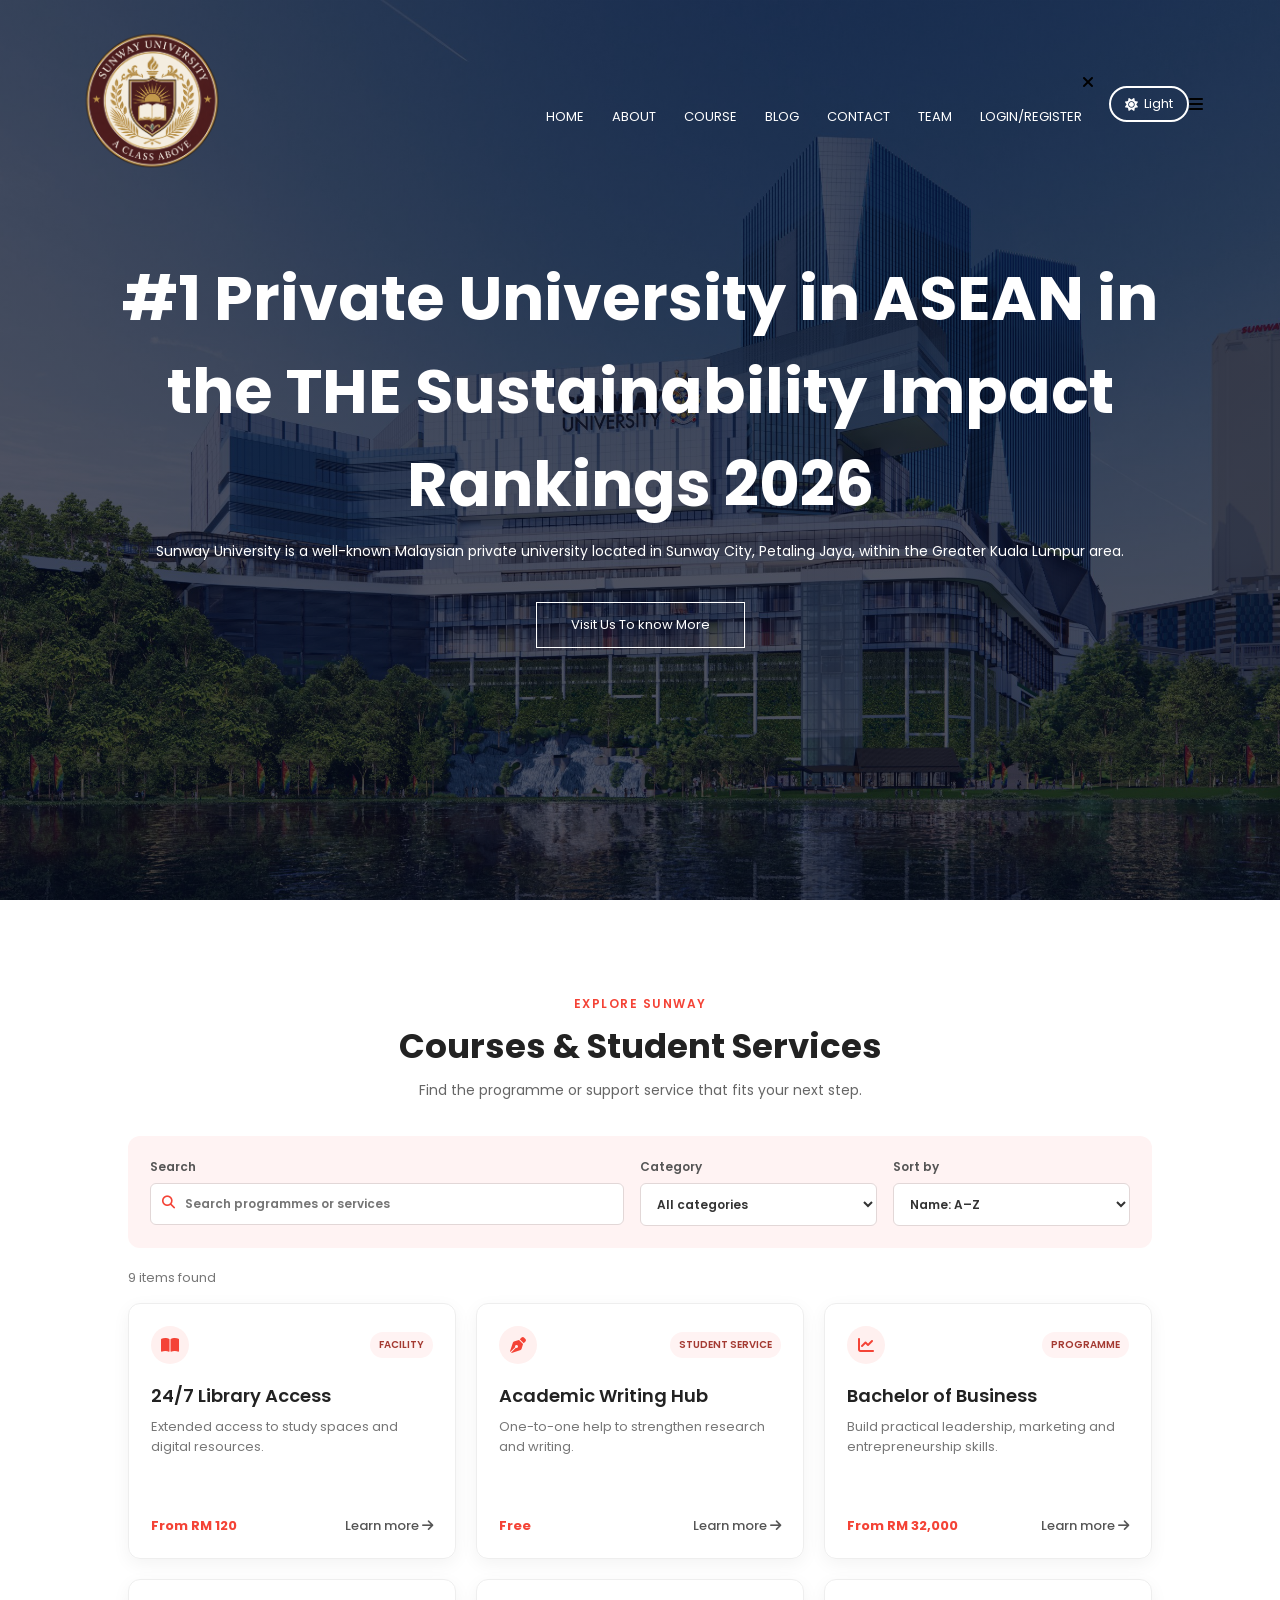
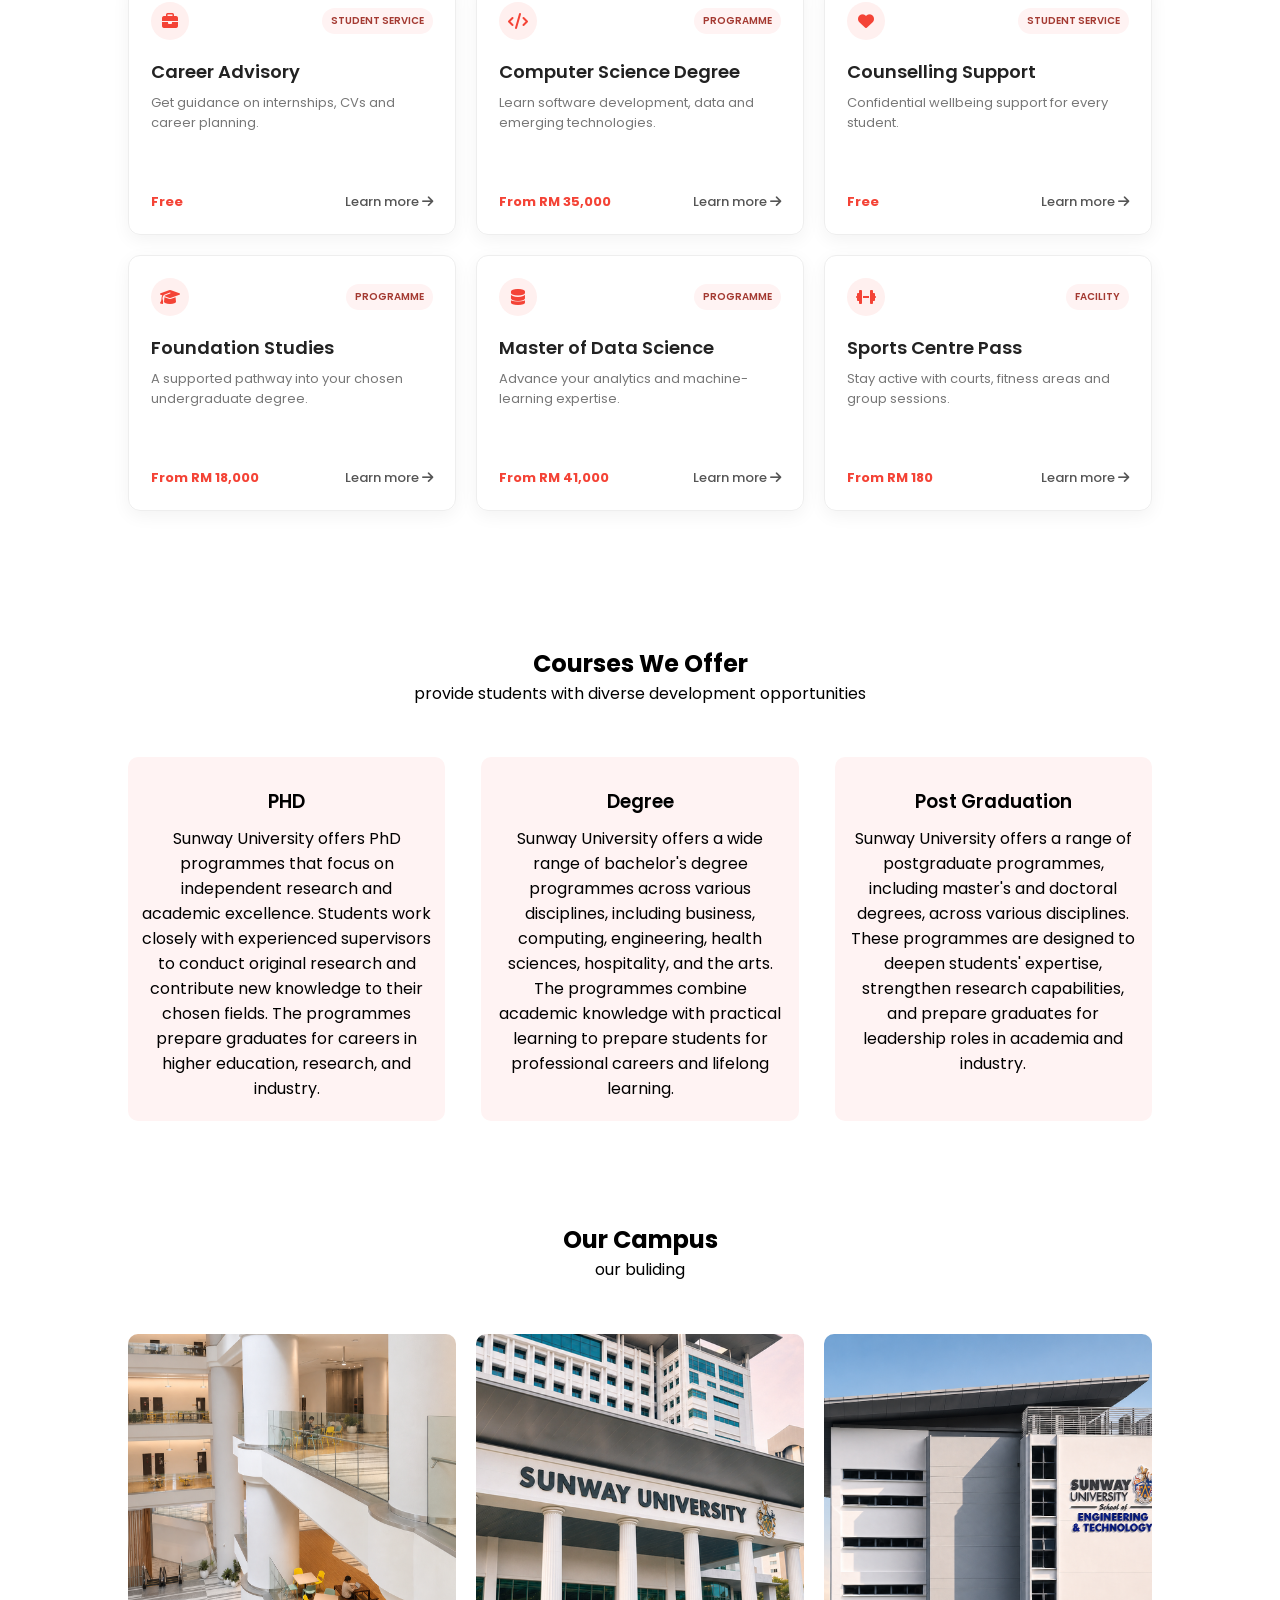
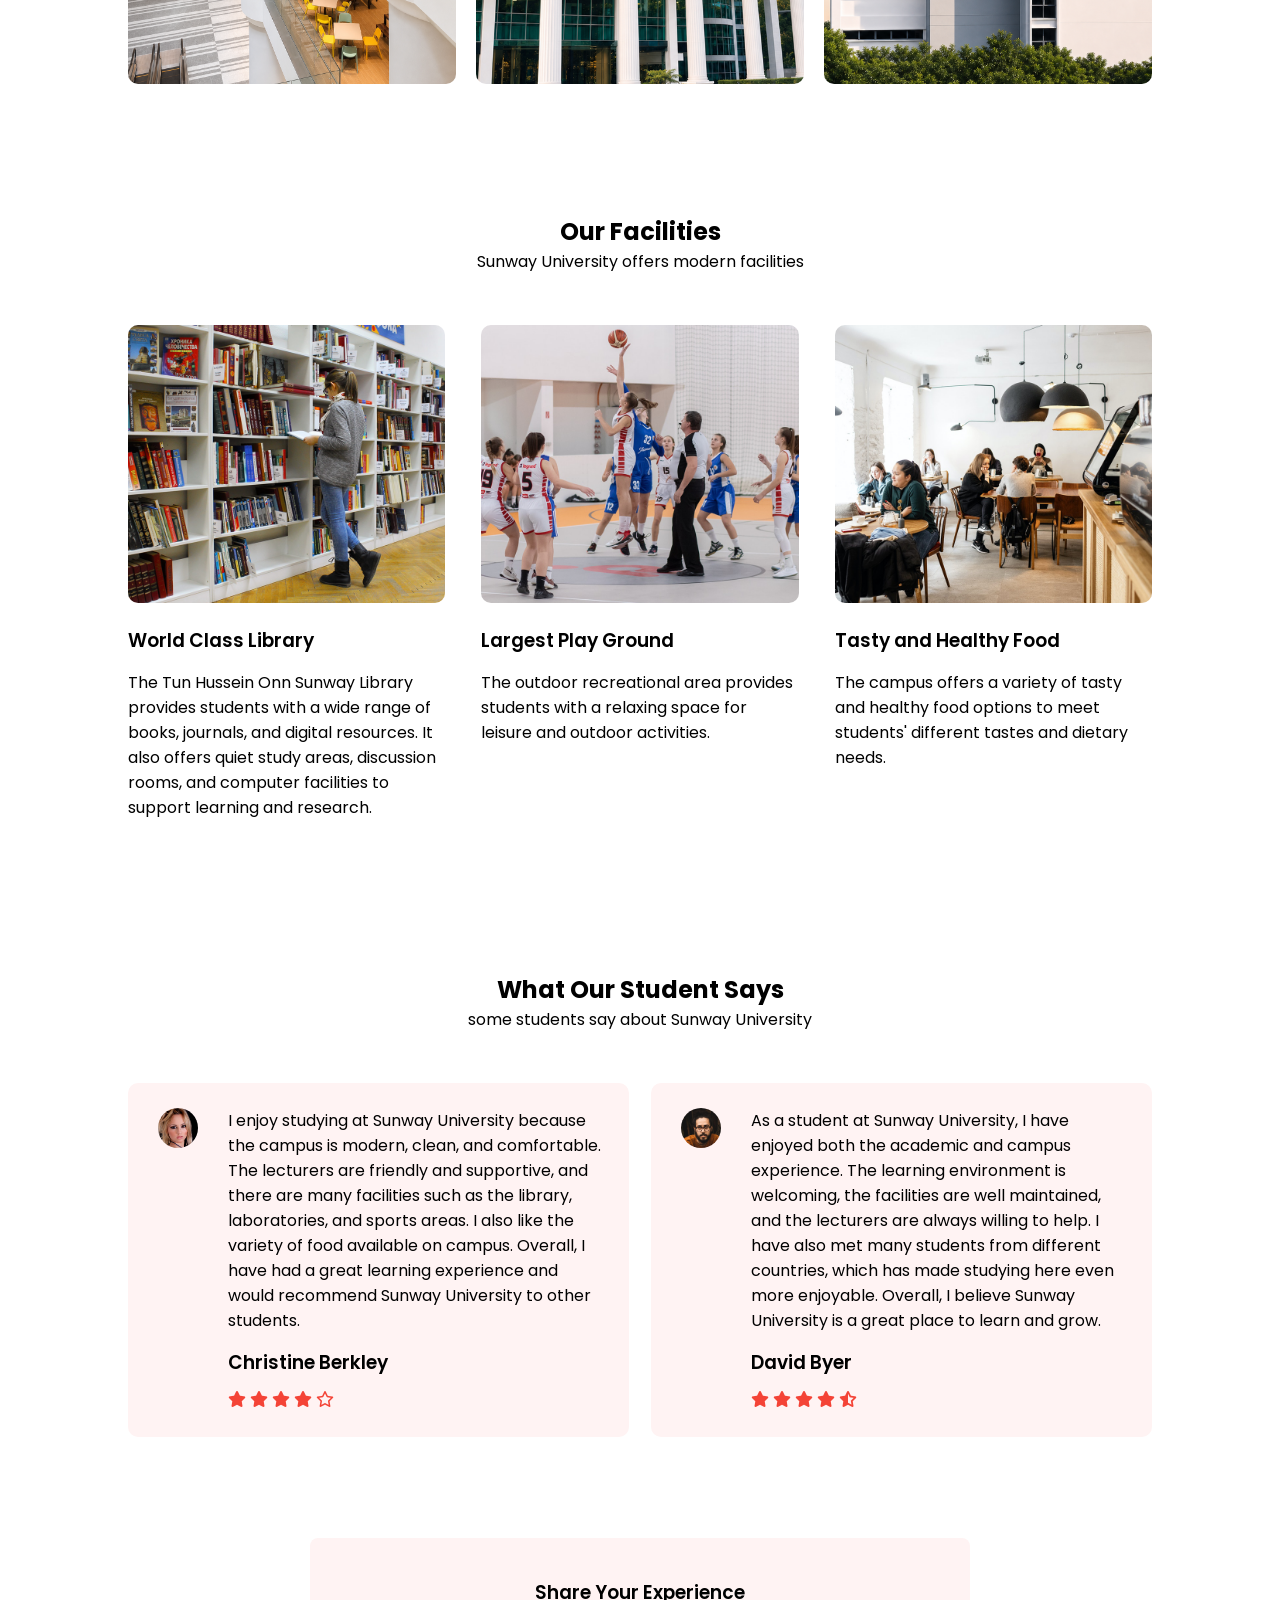
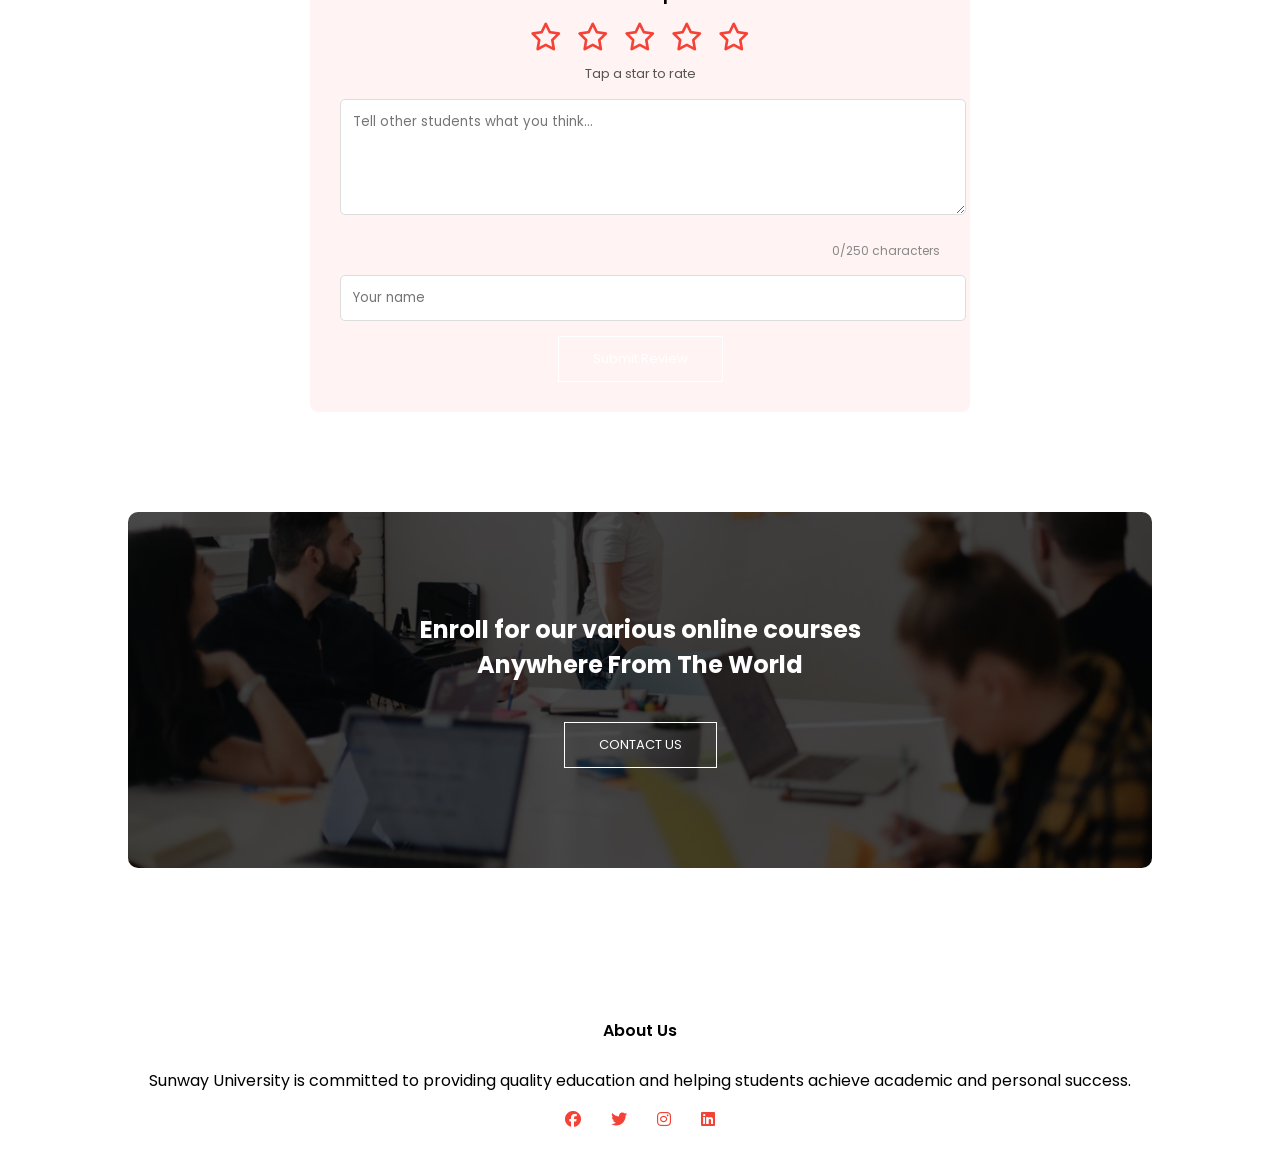
<file: version2/version1/education/index.html>
<!DOCTYPE html>
<html>
<head>
    <!-- 视口设置：让页面在手机端自适应缩放 -->
    <meta name="viewport" content="width=device-width, initial-scale=1.0">
    <!-- 页面标题 -->
    <!-- 引入自定义 CSS 样式表 -->
    <link rel="stylesheet" href="index_design.css">
    <!-- 引入 Google Fonts 的 Poppins 字体 -->
    <link href="https://fonts.googleapis.com/css2?family=Poppins:ital,wght@100;200;300;400;500;600;700&display=swap" rel="stylesheet">
    <!-- 引入 Font Awesome 6 图标库 -->
    <link rel="stylesheet" href="https://cdnjs.cloudflare.com/ajax/libs/font-awesome/6.6.0/css/all.min.css">
    <link rel="stylesheet" href="theme.css">
<script src="theme.js"></script>
</head>
<body>

    <!-- ============================================
     首页头部区域
     全屏背景图 + 导航栏 + 居中标题文字
     ============================================ -->
    <section class="header">
        <nav>
            <!-- Logo，点击回到首页 -->
            <a href="index.html"><img src="web%20picture/sunway-university-seal-transparent.png"></a>
            <!-- 导航菜单容器（手机端变为侧边抽屉菜单） -->
            <div class="nav-links" id="navLinks">
                <!-- 关闭图标（仅手机端显示），点击关闭菜单 -->
                <i class="fa fa-times" onclick="hideMenu()"></i>
                <ul>
                    <li><a href="index.html">HOME</a></li>
                    <li><a href="about.html">ABOUT</a></li>
                    <li><a href="course.html">COURSE</a></li>
                    <li><a href="blog.html">BLOG</a></li>
                    <li><a href="contact.html">CONTACT</a></li>
                    <li><a href="team.html">TEAM</a></li>
                    <li><a href="auth_system.html">LOGIN/REGISTER</a></li>
                </ul>
            </div>
            <!-- Dark/Light mode toggle button -->
<button id="themeToggle" class="theme-toggle" onclick="toggleTheme()" aria-label="Toggle dark mode">
    <i id="themeIcon" class="fa-solid fa-sun"></i>
    <span id="themeLabel">Light</span>
</button>
            <!-- 汉堡菜单图标（仅手机端显示），点击打开菜单 -->
            <i class="fa fa-bars" onclick="showMenu()"></i>
        </nav>

        <!-- 首页居中文字区域 -->
        <div class="text-box">
            <h1>#1 Private University in ASEAN in the THE Sustainability Impact Rankings 2026</h1>
            <P>Sunway University is a well-known Malaysian private university located in Sunway City, Petaling Jaya, within the Greater Kuala Lumpur area.</P>
            <a href="" class="hero-btn">Visit Us To know More</a>
        </div>
    </section>

    <!-- Dynamic catalogue: rendered and updated entirely by JavaScript. -->
    <section class="catalogue" id="catalogue">
        <div class="catalogue-heading">
            <span class="section-kicker">Explore Sunway</span>
            <h1>Courses & Student Services</h1>
            <p>Find the programme or support service that fits your next step.</p>
        </div>

        <div class="catalogue-controls" aria-label="Catalogue controls">
            <label class="catalogue-field" for="catalogueSearch">
                <span>Search</span>
                <div class="search-input-wrap">
                    <i class="fa-solid fa-magnifying-glass" aria-hidden="true"></i>
                    <input id="catalogueSearch" type="search" placeholder="Search programmes or services" autocomplete="off">
                </div>
            </label>
            <label class="catalogue-field" for="catalogueCategory">
                <span>Category</span>
                <select id="catalogueCategory">
                    <option value="all">All categories</option>
                    <option value="programme">Programmes</option>
                    <option value="service">Student services</option>
                    <option value="facility">Facilities</option>
                </select>
            </label>
            <label class="catalogue-field" for="catalogueSort">
                <span>Sort by</span>
                <select id="catalogueSort">
                    <option value="name-asc">Name: A–Z</option>
                    <option value="name-desc">Name: Z–A</option>
                    <option value="price-asc">Price: low to high</option>
                    <option value="price-desc">Price: high to low</option>
                </select>
            </label>
        </div>

        <p class="catalogue-results" id="catalogueResults" aria-live="polite"></p>
        <div class="catalogue-grid" id="catalogueGrid"></div>
    </section>

    <!-- ============================================
     课程板块
     三列卡片展示课程分类
     ============================================ -->
    <section class="course">
        <h1>Courses We Offer</h1>
        <p>provide students with diverse development opportunities</p>

        <div class="row">
            <!-- 课程卡片1：中级 -->
            <div class="course-col">
                <h3>PHD</h3>
                <p>Sunway University offers PhD programmes that focus on independent research and academic excellence.
                    Students work closely with experienced supervisors to conduct original research and contribute new knowledge to their chosen fields.
                    The programmes prepare graduates for careers in higher education, research, and industry.
                </p>
            </div>
            <!-- 课程卡片2：学位 -->
            <div class="course-col">
                <h3>Degree</h3>
                <p>Sunway University offers a wide range of bachelor's degree programmes across various disciplines, including business, computing, engineering, health sciences, hospitality, and the arts.
                 The programmes combine academic knowledge with practical learning to prepare students for professional careers and lifelong learning.
                </p>
            </div>
            <!-- 课程卡片3：研究生 -->
            <div class="course-col">
                <h3>Post Graduation</h3>
                <p>Sunway University offers a range of postgraduate programmes, including master's and doctoral degrees, across various disciplines.
                 These programmes are designed to deepen students' expertise, strengthen research capabilities, and prepare graduates for leadership roles in academia and industry.
                </p>
            </div>
        </div>
    </section>

    <!-- ============================================
     校区展示板块
     三列图片卡片，悬停显示红色遮罩和城市名
     ============================================ -->
    <section class="campus">
        <h1>Our Campus</h1>
        <p>our buliding</p>

        <div class="row">
            <!-- 校区1：伦敦 -->
            <div class="campus-col">
                <img class="campus-img" src="web%20picture/sq.png">
                <div class="layer">
                    <h3>SQUARE</h3>
                </div>
            </div>
            <!-- 校区2：纽约 -->
            <div class="campus-col">
                <img class="campus-img" src="images/main door.png">
                <div class="layer">
                    <h3>MAIN DOOR</h3>
                </div>
            </div>
            <!-- 校区3：华盛顿 -->
            <div class="campus-col">
                <img class="campus-img" src="images/fet.png">
                <div class="layer">
                    <h3>FET</h3>
                </div>
            </div>
        </div>
    </section>

    <!-- ============================================
     校园设施板块
     三列图文卡片（图书馆、操场、食堂）
     ============================================ -->
    <section class="facilities">
        <h1>Our Facilities</h1>
        <p>Sunway University offers modern facilities</p>

        <div class="row">
            <!-- 设施1：图书馆 -->
            <div class="facilities-col">
                <img src="images/library.png">
                <h3>World Class Library</h3>
                <p>The Tun Hussein Onn Sunway Library provides students with a wide range of books, journals, and digital resources.
                     It also offers quiet study areas, discussion rooms, and computer facilities to support learning and research.</p>
            </div>
            <!-- 设施2：操场 -->
            <div class="facilities-col">
                <img src="images/basketball.png">
                <h3>Largest Play Ground</h3>
                <p>The outdoor recreational area provides students with a relaxing space for leisure and outdoor activities.</p>
            </div>
            <!-- 设施3：食堂 -->
            <div class="facilities-col">
                <img src="images/cafeteria.png">
                <h3>Tasty and Healthy Food</h3>
                <p>The campus offers a variety of tasty and healthy food options to meet students' different tastes and dietary needs.</p>
            </div>
        </div>
    </section>

    <!-- ============================================
     学生评价板块
     两列卡片，包含头像、评价文字和星级评分
     ============================================ -->
    <section class="testimonials">
        <h1>What Our Student Says</h1>
        <p>some students say about Sunway University</p>

        <div class="row">
            <!-- 评价卡片1 -->
            <div class="testimonial-col">
                <img src="images/user1.jpg">
                <div>
                    <p>I enjoy studying at Sunway University because the campus is modern, clean, and comfortable.
                        The lecturers are friendly and supportive, and there are many facilities such as the library, laboratories, and sports areas.
                        I also like the variety of food available on campus. Overall,
                        I have had a great learning experience and would recommend Sunway University to other students.</p>
                    <h3>Christine Berkley</h3>
                    <!-- 5星评分：4颗实心星 + 1颗空心星 -->
                    <i class="fa fa-star"></i>
                    <i class="fa fa-star"></i>
                    <i class="fa fa-star"></i>
                    <i class="fa fa-star"></i>
                    <i class="fa-regular fa-star"></i>
                </div>
            </div>

            <!-- 评价卡片2 -->
            <div class="testimonial-col">
                <img src="images/user2.jpg">
                <div>
                    <p>As a student at Sunway University, I have enjoyed both the academic and campus experience.
                        The learning environment is welcoming, the facilities are well maintained, and the lecturers are always willing to help.
                        I have also met many students from different countries, which has made studying here even more enjoyable.
                        Overall, I believe Sunway University is a great place to learn and grow.</p>
                    <h3>David Byer</h3>
                    <!-- 4.5星评分：4颗实心星 + 1颗半星 -->
                    <i class="fa fa-star"></i>
                    <i class="fa fa-star"></i>
                    <i class="fa fa-star"></i>
                    <i class="fa fa-star"></i>
                    <i class="fa-solid fa-star-half-stroke"></i>
                </div>
            </div>
        </div>
        <!-- Leave a review -->
        <div class="review-box">
            <h3>Share Your Experience</h3>
            <div class="star-rating" id="starRating">
                <i class="fa-regular fa-star" data-value="1"></i>
                <i class="fa-regular fa-star" data-value="2"></i>
                <i class="fa-regular fa-star" data-value="3"></i>
                <i class="fa-regular fa-star" data-value="4"></i>
                <i class="fa-regular fa-star" data-value="5"></i>
            </div>
            <p class="rating-label" id="ratingLabel">Tap a star to rate</p>

            <textarea id="reviewText" maxlength="250" placeholder="Tell other students what you think..."></textarea>
            <p class="char-count"><span id="charCount">0</span>/250 characters</p>

            <input type="text" id="reviewerName" placeholder="Your name">

            <button type="button" class="hero-btn red-btn" onclick="submitReview()">Submit Review</button>
        </div>
    </section>

    <!-- ============================================
     行动号召板块（Call To Action）
     横幅背景 + 报名按钮
     ============================================ -->
    <section class="cta">
        <h1>Enroll for our various online courses<br> Anywhere From The World</h1>
        <a href="contact.html" class="hero-btn">CONTACT US</a>
    </section>

    <!-- ============================================
     页脚
     版权信息 + 社交媒体图标
     ============================================ -->
    <section class="footer">
        <h4>About Us</h4>
        <p>Sunway University is committed to providing quality education and helping students achieve academic and personal success.</p>
        <div class="icons">
            <!-- Font Awesome 品牌图标：社交媒体链接 -->
            <i class="fa-brands fa-facebook"></i>
            <i class="fa-brands fa-twitter"></i>
            <i class="fa-brands fa-instagram"></i>
            <i class="fa-brands fa-linkedin"></i>
        </div>
        <!-- 版权声明，空心爱心图标 -->
    </section>

    <!-- ============================================
     JavaScript：手机端侧边菜单的开关逻辑
     ============================================ -->
    <script>
        // 获取导航菜单元素
        var navLinks = document.getElementById("navLinks");

        // 打开菜单：将侧边栏从右侧滑入（right 从 -200px 变为 0）
        function showMenu(){
            navLinks.style.right= "0";
        }

        // 关闭菜单：将侧边栏隐藏到右侧屏幕外（right 设为 -200px）
        function hideMenu(){
            navLinks.style.right= "-200px";
        }

        // Dynamic catalogue data and client-side filtering, searching and sorting.
        const catalogueItems = [
            { name: "Bachelor of Business", category: "programme", price: 32000, icon: "fa-chart-line", description: "Build practical leadership, marketing and entrepreneurship skills." },
            { name: "Computer Science Degree", category: "programme", price: 35000, icon: "fa-code", description: "Learn software development, data and emerging technologies." },
            { name: "Master of Data Science", category: "programme", price: 41000, icon: "fa-database", description: "Advance your analytics and machine-learning expertise." },
            { name: "Foundation Studies", category: "programme", price: 18000, icon: "fa-graduation-cap", description: "A supported pathway into your chosen undergraduate degree." },
            { name: "Career Advisory", category: "service", price: 0, icon: "fa-briefcase", description: "Get guidance on internships, CVs and career planning." },
            { name: "Academic Writing Hub", category: "service", price: 0, icon: "fa-pen-nib", description: "One-to-one help to strengthen research and writing." },
            { name: "Counselling Support", category: "service", price: 0, icon: "fa-heart", description: "Confidential wellbeing support for every student." },
            { name: "24/7 Library Access", category: "facility", price: 120, icon: "fa-book-open", description: "Extended access to study spaces and digital resources." },
            { name: "Sports Centre Pass", category: "facility", price: 180, icon: "fa-dumbbell", description: "Stay active with courts, fitness areas and group sessions." }
        ];

        const categoryNames = { programme: "Programme", service: "Student service", facility: "Facility" };
        const catalogueSearch = document.getElementById("catalogueSearch");
        const catalogueCategory = document.getElementById("catalogueCategory");
        const catalogueSort = document.getElementById("catalogueSort");
        const catalogueGrid = document.getElementById("catalogueGrid");
        const catalogueResults = document.getElementById("catalogueResults");

        function formatPrice(price) {
            return price === 0 ? "Free" : "From RM " + price.toLocaleString();
        }

        function renderCatalogue() {
            const keyword = catalogueSearch.value.trim().toLowerCase();
            const category = catalogueCategory.value;
            const sort = catalogueSort.value;
            const items = catalogueItems
                .filter(item => category === "all" || item.category === category)
                .filter(item => (item.name + " " + item.description + " " + item.category).toLowerCase().includes(keyword))
                .sort((a, b) => {
                    if (sort === "price-asc") return a.price - b.price;
                    if (sort === "price-desc") return b.price - a.price;
                    const comparison = a.name.localeCompare(b.name);
                    return sort === "name-desc" ? -comparison : comparison;
                });

            catalogueResults.textContent = items.length + " " + (items.length === 1 ? "item" : "items") + " found";
            catalogueGrid.innerHTML = items.length ? items.map(item => `
                <article class="catalogue-card">
                    <div class="catalogue-card-top">
                        <span class="catalogue-icon"><i class="fa-solid ${item.icon}" aria-hidden="true"></i></span>
                        <span class="catalogue-tag">${categoryNames[item.category]}</span>
                    </div>
                    <h3>${item.name}</h3>
                    <p>${item.description}</p>
                    <div class="catalogue-card-bottom">
                        <strong>${formatPrice(item.price)}</strong>
                        <a href="contact.html" aria-label="Ask about ${item.name}">Learn more <i class="fa-solid fa-arrow-right" aria-hidden="true"></i></a>
                    </div>
                </article>`).join("") : `
                <div class="catalogue-empty"><i class="fa-regular fa-folder-open" aria-hidden="true"></i><p>No matches found. Try another keyword or category.</p></div>`;
        }

        catalogueSearch.addEventListener("input", renderCatalogue);
        catalogueCategory.addEventListener("change", renderCatalogue);
        catalogueSort.addEventListener("change", renderCatalogue);
        renderCatalogue();

        // ---- Review module: star rating + character count ----
let selectedRating = 0;
const starIcons = document.querySelectorAll("#starRating i");
const ratingLabel = document.getElementById("ratingLabel");
const reviewText = document.getElementById("reviewText");
const charCount = document.getElementById("charCount");
const testimonialsRow = document.querySelector(".testimonials .row");
const ratingWords = ["Tap a star to rate", "Poor", "Fair", "Good", "Very Good", "Excellent"];

starIcons.forEach(function (star) {
    star.addEventListener("click", function () {
        selectedRating = parseInt(star.dataset.value);
        highlightStars(selectedRating);
        ratingLabel.textContent = ratingWords[selectedRating];
    });
});

function highlightStars(rating) {
    starIcons.forEach(function (star) {
        if (parseInt(star.dataset.value) <= rating) {
            star.classList.remove("fa-regular");
            star.classList.add("fa-solid");
        } else {
            star.classList.remove("fa-solid");
            star.classList.add("fa-regular");
        }
    });
}

reviewText.addEventListener("input", function () {
    const length = reviewText.value.length;
    charCount.textContent = length;
    if (length >= 250) {
        charCount.parentElement.classList.add("limit-reached");
    } else {
        charCount.parentElement.classList.remove("limit-reached");
    }
});

function submitReview() {
    const name = document.getElementById("reviewerName").value.trim();
    const text = reviewText.value.trim();

    if (selectedRating === 0) {
        alert("Please select a star rating before submitting.");
        return;
    }
    if (text === "") {
        alert("Please write a short review before submitting.");
        return;
    }
    if (name === "") {
        alert("Please enter your name.");
        return;
    }

    const newCard = document.createElement("div");
    newCard.className = "testimonial-col";
    newCard.innerHTML =
        '<img src="images/user1.jpg">' +
        '<div>' +
        '<p>' + text + '</p>' +
        '<h3>' + name + '</h3>' +
        starsToHtml(selectedRating) +
        '</div>';
    testimonialsRow.appendChild(newCard);

    selectedRating = 0;
    highlightStars(0);
    ratingLabel.textContent = ratingWords[0];
    reviewText.value = "";
    charCount.textContent = "0";
    charCount.parentElement.classList.remove("limit-reached");
    document.getElementById("reviewerName").value = "";
}

function starsToHtml(rating) {
    let html = "";
    for (let i = 1; i <= 5; i++) {
        html += i <= rating ? '<i class="fa fa-star"></i>' : '<i class="fa-regular fa-star"></i>';
    }
    return html;
}
    </script>

</body>
</html>
</file>
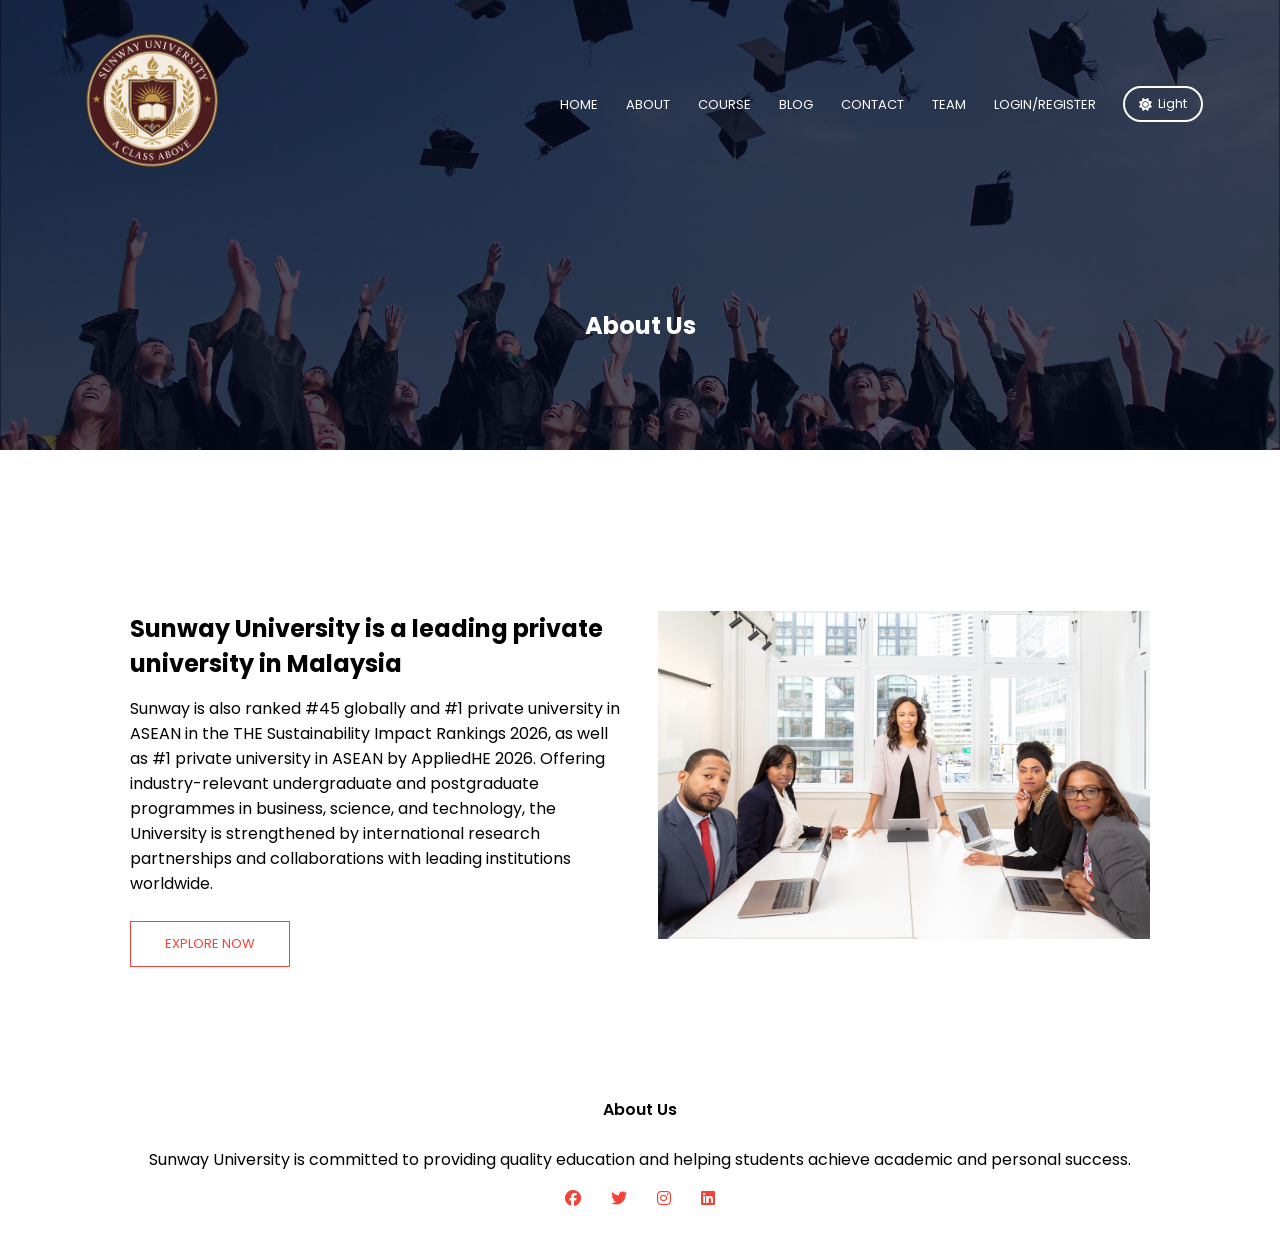
<file: version2/version1/education/about.html>
<!-- 文档类型声明：HTML5 -->
<!DOCTYPE html>
<!-- 网页语言为英语 -->
<html>
<head>
    <!-- 设置视口：使网页在移动设备上自适应缩放 -->
    <meta name="viewport" content="width=device-width, initial-scale=1.0">
    <!-- 网页标题 -->
    <!-- 引入自定义CSS样式文件 -->
    <link rel="stylesheet" href="about_design.css">
    <!-- 引入Google Fonts：Poppins字体，提供多种字重选择 -->
    <link href="https://fonts.googleapis.com/css2?family=Poppins:ital,wght@100;200;300;400;500;600;700&display=swap" rel="stylesheet">
    <!-- 引入Font Awesome图标库6.6.0版本 -->
    <link rel="stylesheet" href="https://cdnjs.cloudflare.com/ajax/libs/font-awesome/6.6.0/css/all.min.css">
    <link rel="stylesheet" href="theme.css">
<script src="theme.js"></script>
</head>
<body>
    <!-- 子页面顶部横幅区域 -->
    <section class="sub-header">
        <!-- 导航栏 -->
        <nav>
            <!-- Logo链接，点击返回首页 -->
            <a href="index.html"><img src="web%20picture/sunway-university-seal-transparent.png"></a>
            <!-- 导航链接容器（移动端时隐藏，通过JS控制显示） -->
            <div class="nav-links" id="navLinks">
                <!-- 关闭菜单图标（移动端显示），点击调用hideMenu()函数 -->
                <i class="fa fa-times" onclick="hideMenu()"></i>
                <!-- 导航菜单列表 -->
                <ul>
                    <li><a href="index.html">HOME</a></li>
                    <li><a href="about.html">ABOUT</a></li>
                    <li><a href="course.html">COURSE</a></li>
                    <li><a href="blog.html">BLOG</a></li>
                    <li><a href="contact.html">CONTACT</a></li>
                    <li><a href="team.html">TEAM</a></li>
                    <li><a href="auth_system.html">LOGIN/REGISTER</a></li>
                </ul>
            </div>
            <!-- Dark/Light mode toggle button -->
<button id="themeToggle" class="theme-toggle" onclick="toggleTheme()" aria-label="Toggle dark mode">
    <i id="themeIcon" class="fa-solid fa-sun"></i>
    <span id="themeLabel">Light</span>
</button>
            <!-- 菜单图标（移动端显示），点击调用showMenu()函数打开导航菜单 -->
            <i class="fa fa-bars" onclick="showMenu()"></i>
        </nav>
       <!-- 子页面标题 -->
       <h1>About Us</h1>
    </section>

    <!-- 关于我们内容区域 -->
    <section class="about-us">
        <!-- 使用row布局，将内容分为左右两列 -->
        <div class="row">
            <!-- 左侧文本列 -->
            <div class="about-col">
                <!-- 关于我们标题 -->
                <h1>Sunway University is a leading private university in Malaysia</h1>
                <!-- 关于我们描述文本（占位文字） -->
                <p>Sunway is also ranked #45 globally and #1 private university in ASEAN in the THE Sustainability Impact Rankings 2026,
                    as well as #1 private university in ASEAN by AppliedHE 2026.
                    Offering industry-relevant undergraduate and postgraduate programmes in business, science, and technology, 
                    the University is strengthened by international research partnerships and collaborations with leading institutions worldwide.</p>
                <!-- 探索按钮 -->
                <a href="index.html" class="hero-btn red-btn">EXPLORE NOW</a>
            </div>
            <!-- 右侧图片列 -->
            <div class="about-col">
                <img src="images/about.jpg">
            </div>
        </div>
    </section>

    <!-- 页脚区域 -->
    <section class="footer">
        <!-- 页脚标题 -->
        <h4>About Us</h4>
        <!-- 页脚描述文本（占位文字） -->
        <p> Sunway University is committed to providing quality education and helping students achieve academic and personal success.</p>
        <!-- 社交媒体图标区域 -->
        <div class="icons">
            <i class="fa-brands fa-facebook"></i>
            <i class="fa-brands fa-twitter"></i>
            <i class="fa-brands fa-instagram"></i>
            <i class="fa-brands fa-linkedin"></i>
        </div>
        <!-- 制作信息 -->
    </section>

    <!-- 用于切换移动端导航菜单的 JavaScript -->
    <script>
        // 获取导航链接容器元素
        var navLinks = document.getElementById("navLinks");

        // 显示菜单：将导航栏从右侧滑入（right设为0）
        function showMenu(){
            navLinks.style.right = "0";
        }

        // 隐藏菜单：将导航栏滑出屏幕右侧（right设为-200px）
        function hideMenu(){
            navLinks.style.right = "-200px";
        }
    </script>

</body>
</html>
</file>
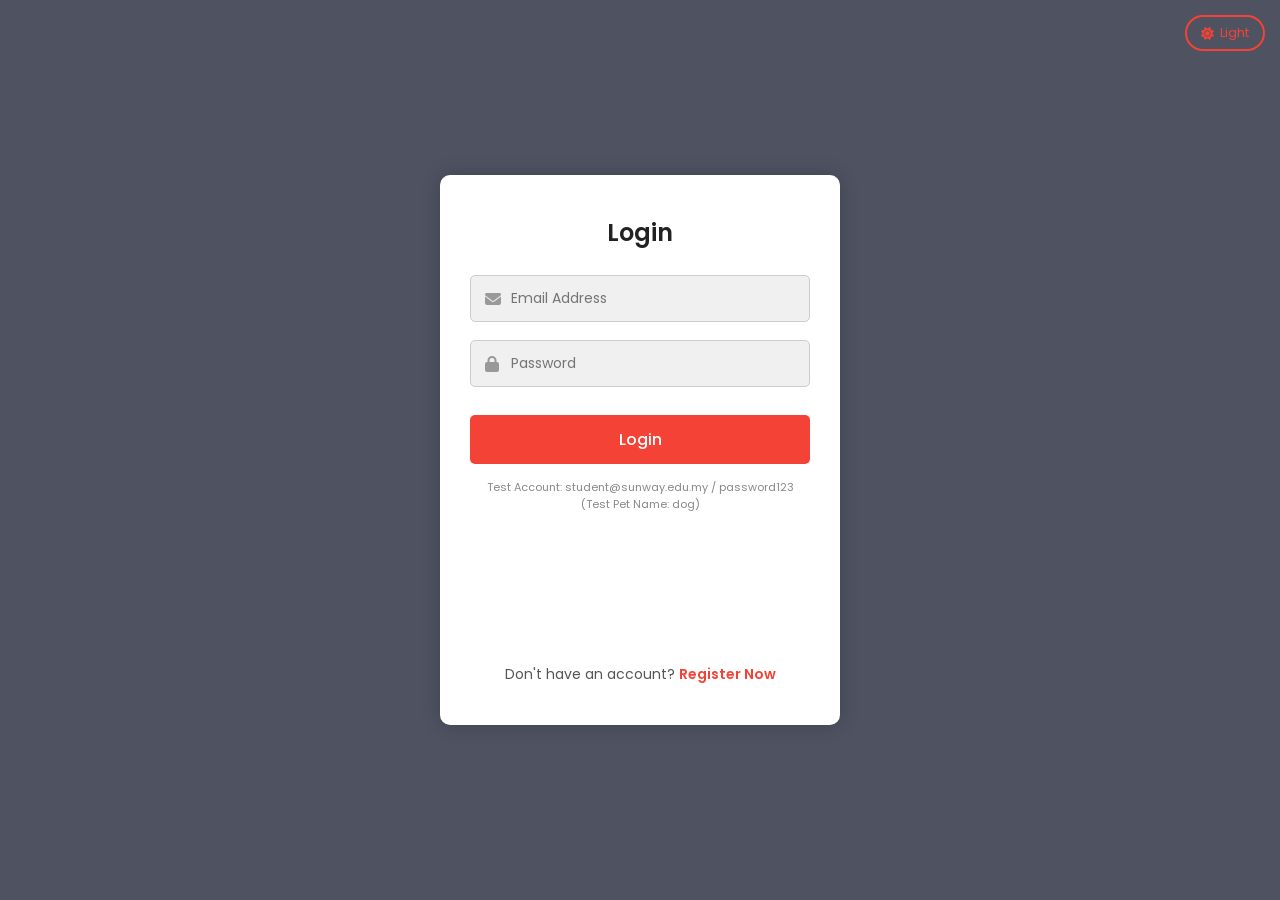
<file: version2/version1/education/auth_system.html>
<!DOCTYPE html>
<html lang="en">
<head>
    <meta charset="UTF-8">
    <meta name="viewport" content="width=device-width, initial-scale=1.0">
    <title>Multi-step Registration & Login System</title>
    <!-- Import Poppins font from Google Fonts -->
    <link href="https://fonts.googleapis.com/css2?family=Poppins:ital,wght@100;200;300;400;500;600;700&display=swap" rel="stylesheet">
    <link rel="stylesheet" href="auth_system_design.css">
    <!-- Import FontAwesome for icons -->
    <link rel="stylesheet" href="https://cdnjs.cloudflare.com/ajax/libs/font-awesome/6.6.0/css/all.min.css">
    <link rel="stylesheet" href="theme.css">
<script src="theme.js"></script>
</head>
<body>
<!-- Dark/Light mode toggle button -->
<button id="themeToggle" class="theme-toggle theme-toggle-fixed" onclick="toggleTheme()" aria-label="Toggle dark mode">
    <i id="themeIcon" class="fa-solid fa-sun"></i>
    <span id="themeLabel">Light</span>
</button>
<div class="container">
    <!-- ======================= -->
    <!--       LOGIN FORM        -->
    <!-- ======================= -->
    <div id="login-form" class="form-box">
        <h2>Login</h2>

        <!-- Global error message container for login failures -->
        <div id="login-global-error" class="global-error">Invalid credentials.</div>

        <!-- Login Step 1: Email & Password Input -->
        <form id="login-step-1-form" onsubmit="handleLoginStep1(event)">
            <div class="input-group">
                <i class="fa fa-envelope"></i>
                <input type="email" id="login-email" placeholder="Email Address" required>
            </div>
            <div class="input-group">
                <i class="fa fa-lock"></i>
                <input type="password" id="login-pwd" placeholder="Password" required>
            </div>
            <button type="submit" class="btn">Login</button>

            <!-- Information regarding the built-in test account -->
            <div style="font-size: 11px; color: #888; text-align: center; margin-top: 15px;">
                Test Account: student@sunway.edu.my / password123<br>
                (Test Pet Name: dog)
            </div>
        </form>

        <!-- Login Step 2: Additional Security Question Verification (Hidden initially) -->
        <form id="login-step-2-form" onsubmit="handleLoginStep2(event)" style="display: none;">
            <p style="text-align: center; margin-bottom: 15px; font-size: 14px; color: #555;">Additional Verification</p>
            <div class="input-group">
                <i class="fa fa-shield-alt"></i>
                <input type="text" id="verify-security" placeholder="Security: Pet's name?" required>
            </div>
            <div class="btn-group">
                <!-- Button to return to Step 1 of the login process -->
                <button type="button" class="btn btn-outline" onclick="backToLoginStep1()">Back</button>
                <button type="submit" class="btn">Verify & Proceed</button>
            </div>
        </form>

        <!-- Link to switch to the Registration Form -->
        <div class="toggle-box">
            Don't have an account? <a href="#" onclick="toggleForm('register')">Register Now</a>
        </div>
    </div>

    <!-- ======================= -->
    <!--    REGISTRATION FORM    -->
    <!-- ======================= -->
    <div id="register-form" class="form-box">
        <h2>Create Account</h2>

        <!-- Visual Progress Indicator (Steps 1, 2, 3) -->
        <div class="progress-bar">
            <div class="progress-line" id="progress-line"></div>
            <div class="step-indicator active" id="indicator-1">1</div>
            <div class="step-indicator" id="indicator-2">2</div>
            <div class="step-indicator" id="indicator-3">3</div>
        </div>

        <!-- Global error message container for registration (e.g., email already exists) -->
        <div id="reg-global-error" class="global-error">Email already registered!</div>

        <form id="regForm" onsubmit="handleRegister(event)">

            <!-- Registration Step 1: Account Credentials -->
            <div class="form-step active" id="step-1">
                <div class="input-group">
                    <i class="fa fa-user"></i>
                    <input type="text" id="reg-username" placeholder="Username" required>
                    <div class="error-msg" id="err-username">Min. 3 characters required</div>
                </div>
                <div class="input-group">
                    <i class="fa fa-envelope"></i>
                    <input type="email" id="reg-email" placeholder="Email Address" required>
                    <div class="error-msg" id="err-email">Invalid email format</div>
                </div>
                <div class="input-group">
                    <i class="fa fa-lock"></i>
                    <input type="password" id="reg-pwd" placeholder="Password (Min. 6 characters)" required>
                    <div class="error-msg" id="err-pwd">Min. 6 characters required</div>
                </div>
                <!-- Button to proceed to Step 2. '1' indicates the current step -->
                <button type="button" class="btn" onclick="nextStep(1)">Next</button>
            </div>

            <!-- Registration Step 2: Personal Information -->
            <div class="form-step" id="step-2">
                <div class="input-group">
                    <i class="fa fa-address-card"></i>
                    <input type="text" id="reg-fullname" placeholder="Full Name" required>
                    <div class="error-msg" id="err-fullname">Full name is required</div>
                </div>
                <div class="input-group">
                    <i class="fa fa-phone"></i>
                    <input type="text" id="reg-phone" placeholder="Phone Number" required>
                    <div class="error-msg" id="err-phone">Invalid phone format (numbers only)</div>
                </div>
                <div class="input-group">
                    <i class="fa fa-calendar"></i>
                    <input type="date" id="reg-dob" required>
                    <div class="error-msg" id="err-dob">Date of birth is required</div>
                </div>
                <div class="btn-group">
                    <!-- Button to return to Step 1 -->
                    <button type="button" class="btn btn-outline" onclick="prevStep(2)">Previous</button>
                    <!-- Button to proceed to Step 3 -->
                    <button type="button" class="btn" onclick="nextStep(2)">Next</button>
                </div>
            </div>

            <!-- Registration Step 3: Security & Terms -->
            <div class="form-step" id="step-3">
                <div class="input-group">
                    <i class="fa fa-shield-alt"></i>
                    <input type="text" id="reg-security" placeholder="Security: Pet's name?" required>
                    <div class="error-msg" id="err-security">Security answer required</div>
                </div>
                <div class="checkbox-group">
                    <input type="checkbox" id="reg-terms" required>
                    <label for="reg-terms">I agree to the <a href="team.html" style="color:#f44336;">Terms of Service</a></label>
                </div>
                <div class="error-msg" id="err-terms" style="margin-bottom: 10px;">You must agree to the terms</div>

                <div class="btn-group">
                    <!-- Button to return to Step 2 -->
                    <button type="button" class="btn btn-outline" onclick="prevStep(3)">Previous</button>
                    <!-- Final Submit Button to complete registration -->
                    <button type="submit" class="btn">Submit</button>
                </div>
            </div>
        </form>

        <!-- Link to switch back to the Login Form -->
        <div class="toggle-box">
            Already have an account? <a href="#" onclick="toggleForm('login')">Back to Login</a>
        </div>
    </div>
</div>

<script>
    // --- GLOBAL VARIABLES ---
    let currentStep = 1; // Tracks the current step in the registration process (1 to 3)
    const totalSteps = 3; // Defines the total number of registration steps

    // This variable temporarily holds the expected security answer retrieved during Step 1 of Login
    let expectedSecurityAnswer = "";

    // --- FORM TOGGLING LOGIC ---
    /**
     * Toggles between the Login and Registration forms using CSS left property manipulation.
     * @param {string} type - 'login' or 'register' to specify which form to show.
     */
    function toggleForm(type) {
        const loginForm = document.getElementById('login-form');
        const registerForm = document.getElementById('register-form');

        // Hide any existing global error messages
        document.getElementById('login-global-error').style.display = 'none';
        document.getElementById('reg-global-error').style.display = 'none';

        // Ensure login form is reset to Step 1 if it was left on Step 2
        backToLoginStep1();

        if(type === 'register') {
            // Slide login form out to the left, slide register form in from the right
            loginForm.style.left = '-100%';
            registerForm.style.left = '0';
            resetRegisterForm(); // Clear any partially filled registration data
        } else {
            // Slide register form out to the right, slide login form in from the left
            loginForm.style.left = '0';
            registerForm.style.left = '100%';
        }
    }

    // --- EMAIL EXISTENCE CHECK ---
    /**
     * Checks if an email is already registered in LocalStorage or matches the test account.
     * @param {string} email - The email address to check.
     * @returns {boolean} - True if the email exists, false otherwise.
     */
    function checkEmailExists(email) {
        const testEmail = "student@sunway.edu.my";

        // Retrieve the array of registered users from LocalStorage. Default to an empty array if none exist.
        let users = JSON.parse(localStorage.getItem('registeredUsers')) || [];

        // Check against the hardcoded test account
        if (email === testEmail) return true;

        // Iterate through stored users to find a match
        for (let i = 0; i < users.length; i++) {
            if (users[i].email === email) {
                return true;
            }
        }
        return false;
    }

    // --- REGISTRATION NAVIGATION LOGIC ---
    /**
     * Handles progression to the next step in the registration form.
     * @param {number} step - The current step number before moving to the next.
     */
    function nextStep(step) {
        // Only proceed if all client-side validation rules pass for the current step
        if (validateStep(step)) {

            // Specific logic for transitioning from Step 1 to Step 2
            if (step === 1) {
                const emailInput = document.getElementById('reg-email').value;

                // Prevent duplicate registrations
                if (checkEmailExists(emailInput)) {
                    // Display error message
                    document.getElementById('reg-global-error').innerText = "This email is already registered!";
                    document.getElementById('reg-global-error').style.display = 'block';

                    // Trigger a shake animation on the registration form for visual feedback
                    const regFormBox = document.getElementById('register-form');
                    regFormBox.style.transform = 'translateX(10px)';
                    setTimeout(() => regFormBox.style.transform = 'translateX(-10px)', 100);
                    setTimeout(() => regFormBox.style.transform = 'translateX(0)', 200);

                    return; // Halt execution; do not advance to Step 2
                } else {
                    // Hide error if the email is valid and available
                    document.getElementById('reg-global-error').style.display = 'none';
                }
            }

            // Hide current step
            document.getElementById('step-' + step).classList.remove('active');
            currentStep++; // Increment step counter
            // Show new step
            document.getElementById('step-' + currentStep).classList.add('active');
            updateProgress(); // Update UI progress bar
        }
    }

    /**
     * Handles returning to the previous step in the registration form.
     * @param {number} step - The current step number before moving back.
     */
    function prevStep(step) {
        // Hide current step
        document.getElementById('step-' + step).classList.remove('active');
        currentStep--; // Decrement step counter
        // Show previous step
        document.getElementById('step-' + currentStep).classList.add('active');
        updateProgress(); // Update UI progress bar
    }

    /**
     * Updates the visual state of the progress bar and step indicators.
     */
    function updateProgress() {
        const progressLine = document.getElementById('progress-line');
        // Calculate the width percentage for the red progress line
        progressLine.style.width = ((currentStep - 1) / (totalSteps - 1)) * 100 + '%';

        // Loop through all step indicators to update their styling
        for (let i = 1; i <= totalSteps; i++) {
            const indicator = document.getElementById('indicator-' + i);
            if (i < currentStep) {
                // Past steps: Mark as completed and show a checkmark icon
                indicator.classList.add('completed');
                indicator.classList.remove('active');
                indicator.innerHTML = '<i class="fa fa-check"></i>';
            } else if (i === currentStep) {
                // Current step: Highlight as active and display the step number
                indicator.classList.add('active');
                indicator.classList.remove('completed');
                indicator.innerHTML = i;
            } else {
                // Future steps: Remove highlights and display the step number
                indicator.classList.remove('active', 'completed');
                indicator.innerHTML = i;
            }
        }
    }

    // --- FORM VALIDATION LOGIC ---
    /**
     * Validates input fields for a specific registration step.
     * @param {number} step - The step number to validate.
     * @returns {boolean} - True if all fields in the step are valid, false otherwise.
     */
    function validateStep(step) {
        let isValid = true; // Flag to track overall validity

        if (step === 1) {
            // Validate Account Information
            const user = document.getElementById('reg-username').value;
            const email = document.getElementById('reg-email').value;
            const pwd = document.getElementById('reg-pwd').value;

            // Username validation: Minimum 3 characters
            if (user.length < 3) { showError('err-username', true); isValid = false; } else { showError('err-username', false); }

            // Email validation: Basic regex check for standard format
            if (!/^[^\s@]+@[^\s@]+\.[^\s@]+$/.test(email)) { showError('err-email', true); isValid = false; } else { showError('err-email', false); }

            // Password validation: Minimum 6 characters
            if (pwd.length < 6) { showError('err-pwd', true); isValid = false; } else { showError('err-pwd', false); }
        }

        if (step === 2) {
            // Validate Personal Information
            const name = document.getElementById('reg-fullname').value;
            const phone = document.getElementById('reg-phone').value;
            const dob = document.getElementById('reg-dob').value;

            // Full name validation: Cannot be empty or just whitespace
            if (name.trim() === '') { showError('err-fullname', true); isValid = false; } else { showError('err-fullname', false); }

            // Phone validation: Must be between 8 and 15 digits
            if (!/^[0-9]{8,15}$/.test(phone)) { showError('err-phone', true); isValid = false; } else { showError('err-phone', false); }

            // Date of birth validation: Cannot be empty
            if (dob === '') { showError('err-dob', true); isValid = false; } else { showError('err-dob', false); }
        }

        return isValid;
    }

    /**
     * Utility function to show or hide inline error messages.
     * @param {string} id - The ID of the HTML element containing the error message.
     * @param {boolean} show - True to display the error, false to hide it.
     */
    function showError(id, show) {
        document.getElementById(id).style.display = show ? 'block' : 'none';
    }

    // --- REGISTRATION SUBMISSION LOGIC ---
    /**
     * Handles the final submission of the registration form (Step 3).
     * @param {Event} e - The form submission event.
     */
    function handleRegister(e) {
        e.preventDefault(); // Prevent default browser form submission

        const security = document.getElementById('reg-security').value;
        const terms = document.getElementById('reg-terms').checked;
        let isValid = true;

        // Security answer validation: Cannot be empty
        if (security.trim() === '') { showError('err-security', true); isValid = false; } else { showError('err-security', false); }

        // Terms agreement validation: Must be checked
        if (!terms) { showError('err-terms', true); isValid = false; } else { showError('err-terms', false); }

        // If all validation passes
        if (isValid) {
            // Retrieve account credentials provided in Step 1
            const email = document.getElementById('reg-email').value;
            const pwd = document.getElementById('reg-pwd').value;

            // Retrieve existing users from LocalStorage or initialize a new array
            let users = JSON.parse(localStorage.getItem('registeredUsers')) || [];

            // Add the new user's object to the array
            users.push({
                email: email,
                password: pwd,
                security: security
            });

            // Save the updated array back to LocalStorage as a JSON string
            localStorage.setItem('registeredUsers', JSON.stringify(users));

            // Inform the user and redirect to the login form
            alert('Registration successful! You can now log in.');
            toggleForm('login');

            // Convenience feature: Pre-fill the email field in the login form
            document.getElementById('login-email').value = email;
        }
    }

    // --- LOGIN LOGIC ---

    /**
     * Handles Step 1 of the login process: Verifying Email and Password.
     * @param {Event} e - The form submission event.
     */
    function handleLoginStep1(e) {
        e.preventDefault(); // Prevent default form submission

        const emailInput = document.getElementById('login-email').value;
        const pwdInput = document.getElementById('login-pwd').value;

        // Hardcoded Test Account Credentials
        const testEmail = "student@sunway.edu.my";
        const testPwd = "password123";
        const testSecurity = "dog";

        // Check if the input matches the hardcoded test account
        if (emailInput === testEmail && pwdInput === testPwd) {
            // Store the expected security answer for Step 2
            expectedSecurityAnswer = testSecurity;
            proceedToLoginStep2();
            return; // Exit function early since credentials are valid
        }

        // Check against registered users stored in LocalStorage
        let users = JSON.parse(localStorage.getItem('registeredUsers')) || [];
        let accountFound = false;

        // Iterate through stored users to find a matching email and password combination
        for (let i = 0; i < users.length; i++) {
            if (users[i].email === emailInput && users[i].password === pwdInput) {
                // Match found: Store expected security answer and flag success
                expectedSecurityAnswer = users[i].security;
                accountFound = true;
                proceedToLoginStep2();
                break; // Stop searching once a match is found
            }
        }

        // If no match was found in the test account or LocalStorage
        if (!accountFound) {
            triggerErrorShake("Invalid email or password.");
        }
    }

    /**
     * Transitions the UI from Login Step 1 to Login Step 2.
     */
    function proceedToLoginStep2() {
        document.getElementById('login-global-error').style.display = 'none'; // Clear any errors
        document.getElementById('login-step-1-form').style.display = 'none'; // Hide Step 1
        document.getElementById('login-step-2-form').style.display = 'block'; // Show Step 2
        document.getElementById('verify-security').value = ""; // Clear any previous input in the security field
    }

    /**
     * Transitions the UI from Login Step 2 back to Lo gin Step 1.
     */
    function backToLoginStep1() {
        document.getElementById('login-global-error').style.display = 'none'; // Clear any errors
        document.getElementById('login-step-2-form').style.display = 'none'; // Hide Step 2
        document.getElementById('login-step-1-form').style.display = 'block'; // Show Step 1
    }

    /**
     * Handles Step 2 of the login process: Verifying the Security Question (Pet Name).
     * @param {Event} e - The form submission event.
     */
    function handleLoginStep2(e) {
        e.preventDefault(); // Prevent default form submission

        const securityInput = document.getElementById('verify-security').value;

        // Check if the input matches the expected answer stored during Step 1 verification
        if (securityInput.trim() === expectedSecurityAnswer) {
            // Success! Complete the login process and redirect to the homepage
            window.location.href = 'index.html';
        } else {
            // Failure: Incorrect answer
            triggerErrorShake("Incorrect pet name.");
        }
    }

    /**
     * Utility function to display a global error message and trigger a shake animation on the login form.
     * @param {string} msg - The error message to display.
     */
    function triggerErrorShake(msg) {
        const errorBox = document.getElementById('login-global-error');
        errorBox.innerText = msg;
        errorBox.style.display = 'block'; // Show the error banner

        // Determine which specific form is currently active to apply the animation
        const formBoxToShake = document.getElementById('login-step-1-form').style.display !== 'none' ? 'login-form' : 'login-form';

        const formBox = document.getElementById(formBoxToShake);

        // Execute CSS translation to create a shaking effect
        formBox.style.transform = 'translateX(10px)';
        setTimeout(() => formBox.style.transform = 'translateX(-10px)', 100);
        setTimeout(() => formBox.style.transform = 'translateX(0)', 200);
    }

    /**
     * Resets the Registration Form to its initial state (Step 1, empty fields).
     */
    function resetRegisterForm() {
        document.getElementById('regForm').reset(); // Clear all input values
        currentStep = 1; // Reset step tracker

        // Hide all steps, then specifically show Step 1
        document.querySelectorAll('.form-step').forEach(step => step.classList.remove('active'));
        document.getElementById('step-1').classList.add('active');

        // Reset the UI progress bar
        updateProgress();

        // Hide all inline and global error messages
        document.querySelectorAll('.error-msg').forEach(msg => msg.style.display = 'none');
        document.getElementById('reg-global-error').style.display = 'none';
    }

</script>
</body>
</html>
</file>
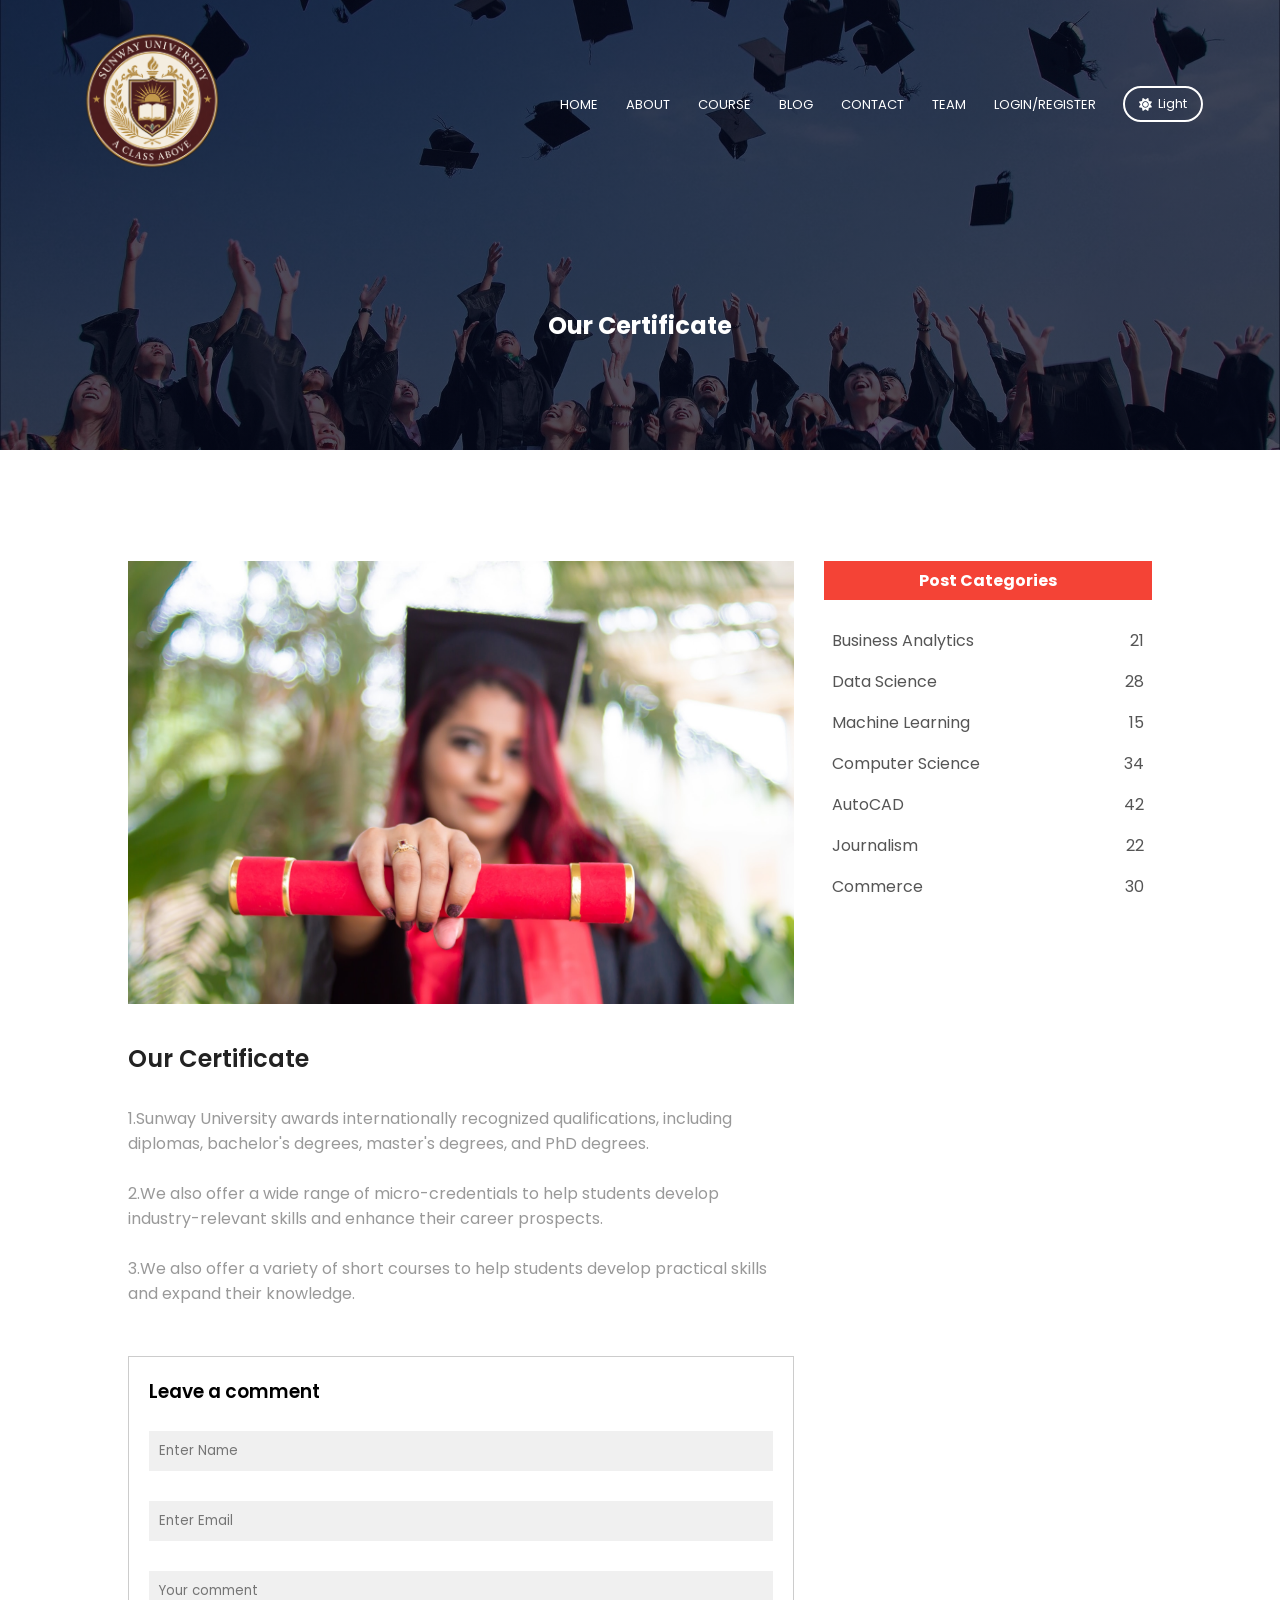
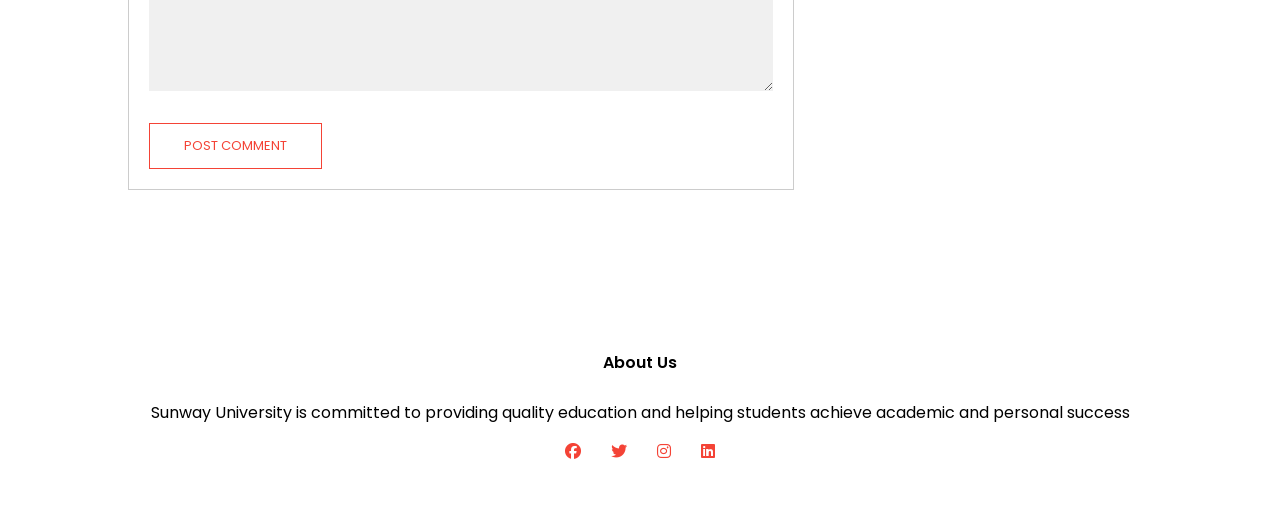
<file: version2/version1/education/blog.html>
<!DOCTYPE html>
<html>
<head>
    <!-- 视口设置：让页面在手机端自适应缩放 -->
    <meta name="viewport" content="width=device-width, initial-scale=1.0">
    <!-- 页面标题 -->
    <!-- 引入自定义 CSS 样式表 -->
    <link rel="stylesheet" href="blog_design.css">
    <!-- 引入 Google Fonts 的 Poppins 字体 -->
    <link href="https://fonts.googleapis.com/css2?family=Poppins:ital,wght@100;200;300;400;500;600;700&display=swap" rel="stylesheet">
    <!-- 引入 Font Awesome 6 图标库 -->
    <link rel="stylesheet" href="https://cdnjs.cloudflare.com/ajax/libs/font-awesome/6.6.0/css/all.min.css">
    <link rel="stylesheet" href="theme.css">
<script src="theme.js"></script>
</head>
<body>

    <!-- ============================================
     子页面顶部横幅（半屏高度）
     背景图 + 导航栏 + 页面标题
     ============================================ -->
    <section class="sub-header">
        <nav>
            <!-- Logo，点击回到首页 -->
            <a href="index.html"><img src="web%20picture/sunway-university-seal-transparent.png"></a>
            <!-- 导航菜单容器（手机端变为侧边抽屉菜单） -->
            <div class="nav-links" id="navLinks">
                <!-- 关闭图标（仅手机端显示），点击关闭菜单 -->
                <i class="fa fa-times" onclick="hideMenu()"></i>
                <ul>
                    <li><a href="index.html">HOME</a></li>
                    <li><a href="about.html">ABOUT</a></li>
                    <li><a href="course.html">COURSE</a></li>
                    <li><a href="blog.html">BLOG</a></li>
                    <li><a href="contact.html">CONTACT</a></li>
                    <li><a href="team.html">TEAM</a></li>
                    <li><a href="auth_system.html">LOGIN/REGISTER</a></li>
                </ul>
            </div>
            <!-- Dark/Light mode toggle button -->
<button id="themeToggle" class="theme-toggle" onclick="toggleTheme()" aria-label="Toggle dark mode">
    <i id="themeIcon" class="fa-solid fa-sun"></i>
    <span id="themeLabel">Light</span>
</button>
            <!-- 汉堡菜单图标（仅手机端显示），点击打开菜单 -->
            <i class="fa fa-bars" onclick="showMenu()"></i>
        </nav>
        <!-- 当前页面标题 -->
        <h1>Our Certificate </h1>
    </section>

    <!-- ============================================
     博客内容区域
     左侧文章正文 + 右侧分类栏
     ============================================ -->
    <section class="blog-content">
        <div class="row">
            <!-- 左侧：文章内容区 -->
            <div class="blog-left">
                <!-- 文章配图 -->
                <img src="images/certificate.jpg">
                <!-- 文章标题 -->
                <h2>Our Certificate </h2>
                <!-- 文章正文（占位文字） -->
                <p>1.Sunway University awards internationally recognized qualifications, including diplomas, bachelor's degrees, master's degrees, and PhD degrees.</p>
                <br>
                <p>2.We also offer a wide range of micro-credentials to help students develop industry-relevant skills and enhance their career prospects.</p>
                <br>
                <p>3.We also offer a variety of short courses to help students develop practical skills and expand their knowledge.</p>

                <!-- 评论区 -->
                <div class="comment-box">
                    <h3>Leave a comment</h3>
                    <!-- 评论表单 -->
                    <form class="comment-form">
                        <input type="text" placeholder="Enter Name">
                        <input type="email" placeholder="Enter Email">
                        <!-- 评论内容多行文本框 -->
                        <textarea rows="5" placeholder="Your comment"></textarea>
                        <!-- 提交按钮：hero-btn 基础样式 + red-btn 红色主题 -->
                        <button type="submit" class="hero-btn red-btn">POST COMMENT</button>
                    </form>
                </div>
            </div>

            <!-- 右侧：文章分类栏 -->
            <div class="blog-right">
                <!-- 分类标题（红色背景） -->
                <h3>Post Categories</h3>
                <!-- 分类列表项：左文字 + 右数字 -->
                <div>
                    <span>Business Analytics</span>
                    <span>21</span>
                </div>
                <div>
                    <span>Data Science</span>
                    <span>28</span>
                </div>
                <div>
                    <span>Machine Learning</span>
                    <span>15</span>
                </div>
                <div>
                    <span>Computer Science</span>
                    <span>34</span>
                </div>
                <div>
                    <span>AutoCAD</span>
                    <span>42</span>
                </div>
                <div>
                    <span>Journalism</span>
                    <span>22</span>
                </div>
                <div>
                    <span>Commerce</span>
                    <span>30</span>
                </div>
            </div>
        </div>
    </section>

    <!-- ============================================
     页脚
     版权信息 + 社交媒体图标
     ============================================ -->
    <section class="footer">
        <h4>About Us</h4>
        <p>Sunway University is committed to providing quality education and helping students achieve academic and personal success</p>
        <div class="icons">
            <!-- Font Awesome 品牌图标：社交媒体链接 -->
            <i class="fa-brands fa-facebook"></i>
            <i class="fa-brands fa-twitter"></i>
            <i class="fa-brands fa-instagram"></i>
            <i class="fa-brands fa-linkedin"></i>
        </div>
        <!-- 版权声明，空心爱心图标 -->
    </section>

    <!-- ============================================
     JavaScript：手机端侧边菜单的开关逻辑
     ============================================ -->
    <script>
        // 获取导航菜单元素
        var navLinks = document.getElementById("navLinks");

        // 打开菜单：将侧边栏从右侧滑入（right 从 -200px 变为 0）
        function showMenu(){
            navLinks.style.right= "0";
        }

        // 关闭菜单：将侧边栏隐藏到右侧屏幕外（right 设为 -200px）
        function hideMenu(){
            navLinks.style.right= "-200px";
        }
    </script>

</body>
</html>
</file>
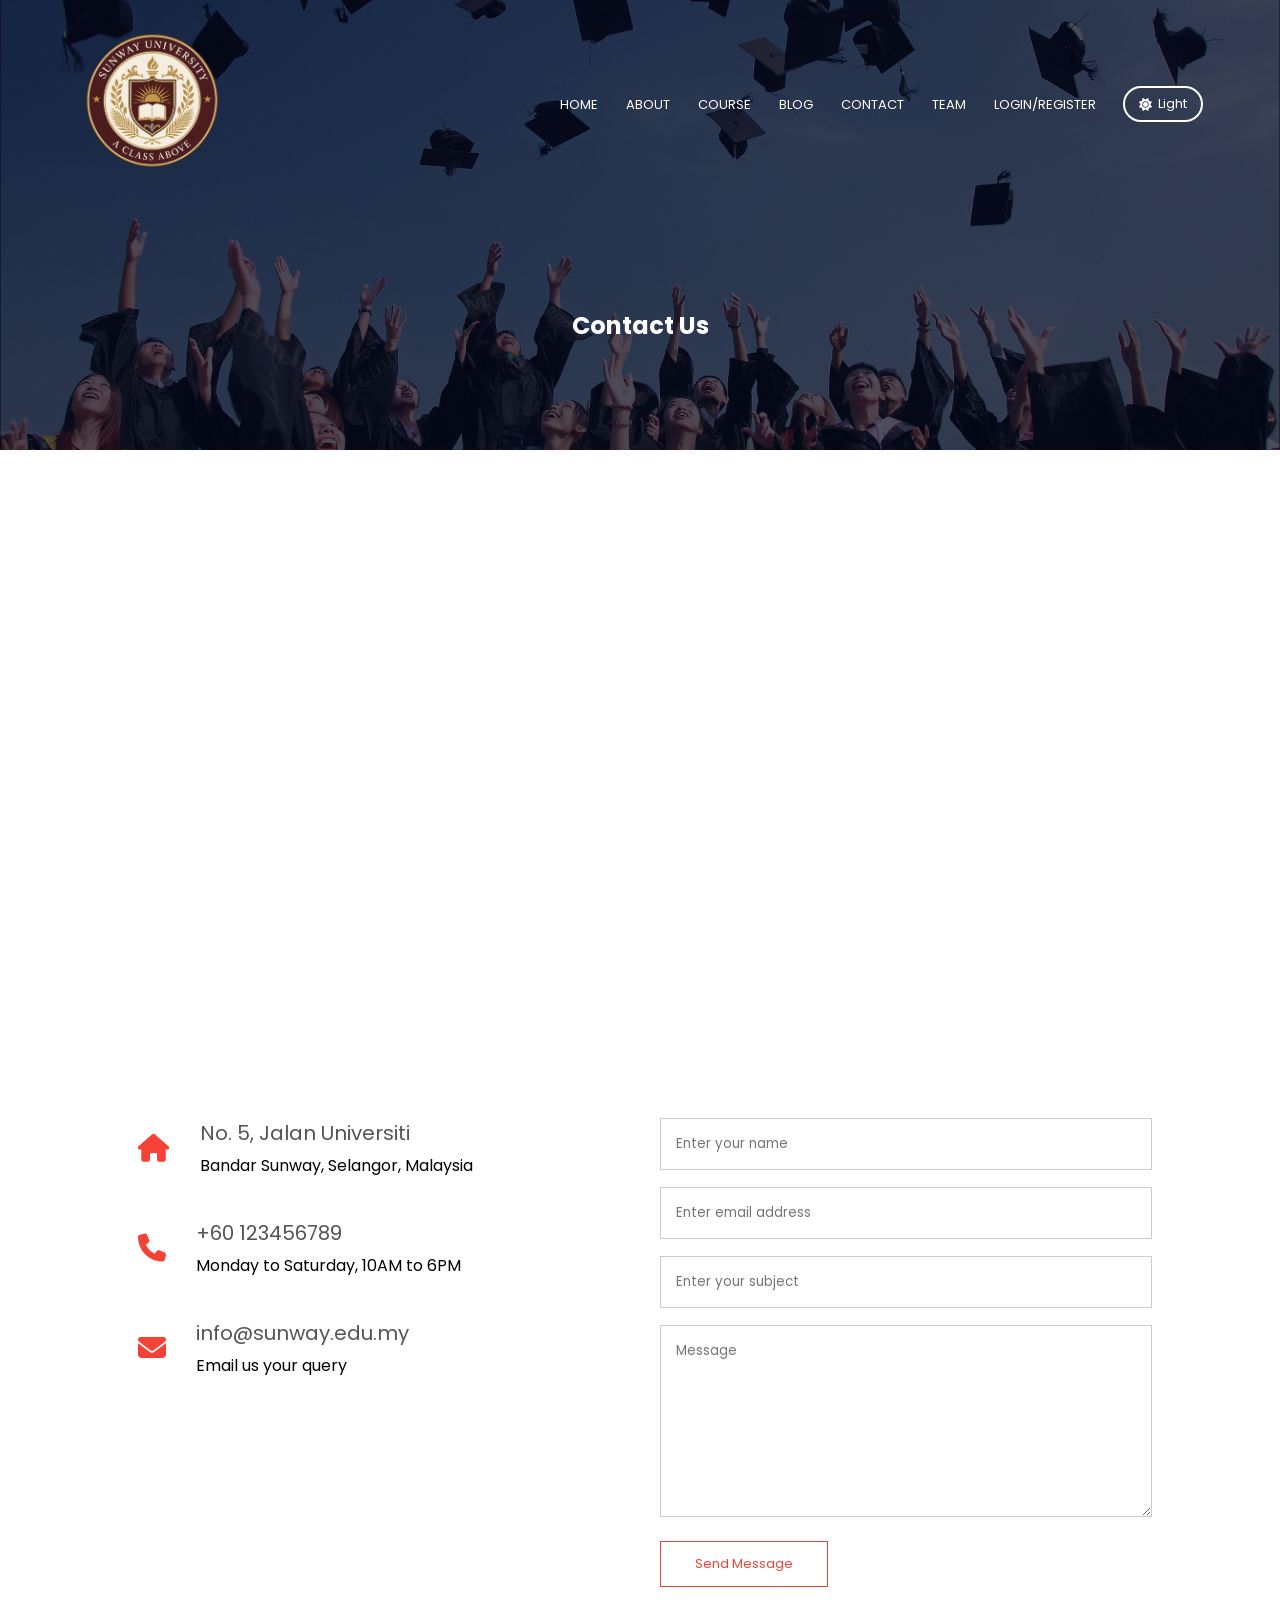
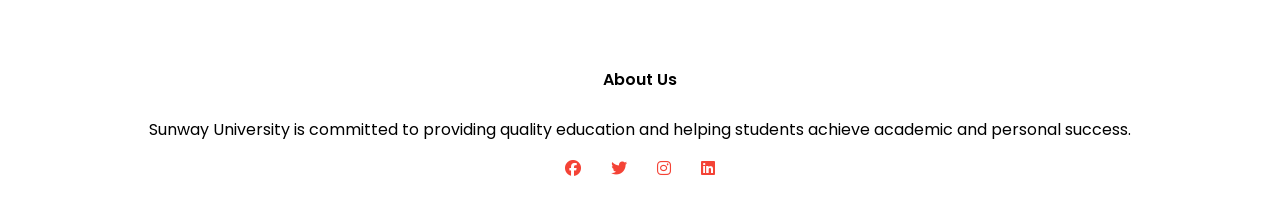
<file: version2/version1/education/contact.html>
<!DOCTYPE html>
<html>
<head>
    <!-- 视口设置：让页面在手机端自适应缩放 -->
    <meta name="viewport" content="width=device-width, initial-scale=1.0">
    <!-- 页面标题 -->
    <!-- 引入自定义 CSS 样式表 -->
    <link rel="stylesheet" href="contact_design.css">
    <!-- 引入 Google Fonts 的 Poppins 字体 -->
    <link href="https://fonts.googleapis.com/css2?family=Poppins:ital,wght@100;200;300;400;500;600;700&display=swap" rel="stylesheet">
    <!-- 引入 Font Awesome 6 图标库 -->
    <link rel="stylesheet" href="https://cdnjs.cloudflare.com/ajax/libs/font-awesome/6.6.0/css/all.min.css">
    <link rel="stylesheet" href="theme.css">
<script src="theme.js"></script>
</head>
<body>

    <!-- ============================================
     子页面顶部横幅（半屏高度）
     背景图 + 导航栏 + 页面标题
     ============================================ -->
    <section class="sub-header">
        <nav>
            <!-- Logo，点击回到首页 -->
            <a href="index.html"><img src="web%20picture/sunway-university-seal-transparent.png"></a>
            <!-- 导航菜单容器（手机端变为侧边抽屉菜单） -->
            <div class="nav-links" id="navLinks">
                <!-- 关闭图标（仅手机端显示），点击关闭菜单 -->
                <i class="fa fa-times" onclick="hideMenu()"></i>
                <ul>
                    <li><a href="index.html">HOME</a></li>
                    <li><a href="about.html">ABOUT</a></li>
                    <li><a href="course.html">COURSE</a></li>
                    <li><a href="blog.html">BLOG</a></li>
                    <li><a href="contact.html">CONTACT</a></li>
                    <li><a href="team.html">TEAM</a></li>
                    <li><a href="auth_system.html">LOGIN/REGISTER</a></li>
                </ul>
            </div>
            <!-- Dark/Light mode toggle button -->
<button id="themeToggle" class="theme-toggle" onclick="toggleTheme()" aria-label="Toggle dark mode">
    <i id="themeIcon" class="fa-solid fa-sun"></i>
    <span id="themeLabel">Light</span>
</button> 
            <!-- 汉堡菜单图标（仅手机端显示），点击打开菜单 -->
            <i class="fa fa-bars" onclick="showMenu()"></i>
        </nav>
        <!-- 当前页面标题 -->
        <h1>Contact Us</h1>
    </section>

    <!-- ============================================
     地图区域
     嵌入 Google 地图 iframe 展示学校位置
     ============================================ -->
    <section class="location">
        <!-- Google Maps 嵌入式地图（Sunway University 坐标） -->
        <iframe class="map-frame" src="https://www.google.com/maps/embed?pb=!1m18!1m12!1m3!1d3984.146627457593!2d101.60195661475713!3d3.0689408977651034!2m3!1f0!2f0!3f0!3m2!1i1024!2i768!4f13.1!3m3!1m2!1s0x31cc4c8f59126aff%3A0x42f7c00652dfcc!2sSunway%20University!5e0!3m2!1sen!2smy!4v1620000000000!5m2!1sen!2smy" allowfullscreen="" loading="lazy"></iframe>
    </section>

    <!-- ============================================
     联系信息 + 邮件表单
     左侧：地址、电话、邮箱
     右侧：留言表单（提交到 form-handler.php）
     ============================================ -->
    <section class="contact-us">
        <div class="row">
            <!-- 左侧：联系信息 -->
            <div class="contact-col">
                <!-- 地址信息 -->
                <div>
                    <!-- 房屋图标 -->
                    <i class="fa-solid fa-house"></i>
                    <span>
                        <h5>No. 5, Jalan Universiti</h5>
                        <p>Bandar Sunway, Selangor, Malaysia</p>
                    </span>
                </div>
                <!-- 电话信息 -->
                <div>
                    <!-- 电话图标 -->
                    <i class="fa-solid fa-phone"></i>
                    <span>
                        <h5>+60 123456789</h5>
                        <p>Monday to Saturday, 10AM to 6PM</p>
                    </span>
                </div>
                <!-- 邮箱信息 -->
                <div>
                    <!-- 信封图标 -->
                    <i class="fa-solid fa-envelope"></i>
                    <span>
                        <h5>info@sunway.edu.my</h5>
                        <p>Email us your query</p>
                    </span>
                </div>
            </div>

            <!-- 右侧：留言表单 -->
            <div class="contact-col">
                <!-- 表单提交到 form-handler.php 进行后端处理 -->
                <form action="form-handler.php" method="post">
                    <input type="text" name="name" placeholder="Enter your name" required>
                    <input type="email" name="email" placeholder="Enter email address" required>
                    <input type="text" name="subject" placeholder="Enter your subject" required>
                    <!-- 留言内容多行文本框 -->
                    <textarea rows="8" name="message" placeholder="Message" required></textarea>
                    <!-- 提交按钮：hero-btn 基础样式 + red-btn 红色主题 -->
                    <button type="submit" class="hero-btn red-btn">Send Message</button>
                </form>
            </div>
        </div>
    </section>

    <!-- ============================================
     页脚
     版权信息 + 社交媒体图标
     ============================================ -->
    <section class="footer">
        <h4>About Us</h4>
        <p>Sunway University is committed to providing quality education and helping students achieve academic and personal success.</p>
        <div class="icons">
            <!-- Font Awesome 品牌图标：社交媒体链接 -->
            <i class="fa-brands fa-facebook"></i>
            <i class="fa-brands fa-twitter"></i>
            <i class="fa-brands fa-instagram"></i>
            <i class="fa-brands fa-linkedin"></i>
        </div>
        <!-- 版权声明，空心爱心图标 -->
    </section>

    <!-- ============================================
     JavaScript：手机端侧边菜单的开关逻辑
     ============================================ -->
<script>
    // 获取导航菜单元素
    var navLinks = document.getElementById("navLinks");

    // 打开菜单：将侧边栏从右侧滑入（right 从 -200px 变为 0）
    function showMenu(){
        navLinks.style.right= "0";
    }

    // 关闭菜单：将侧边栏隐藏到右侧屏幕外（right 设为 -200px）
    function hideMenu(){
        navLinks.style.right= "-200px";
    }
</script>

</body>
</html>
</file>
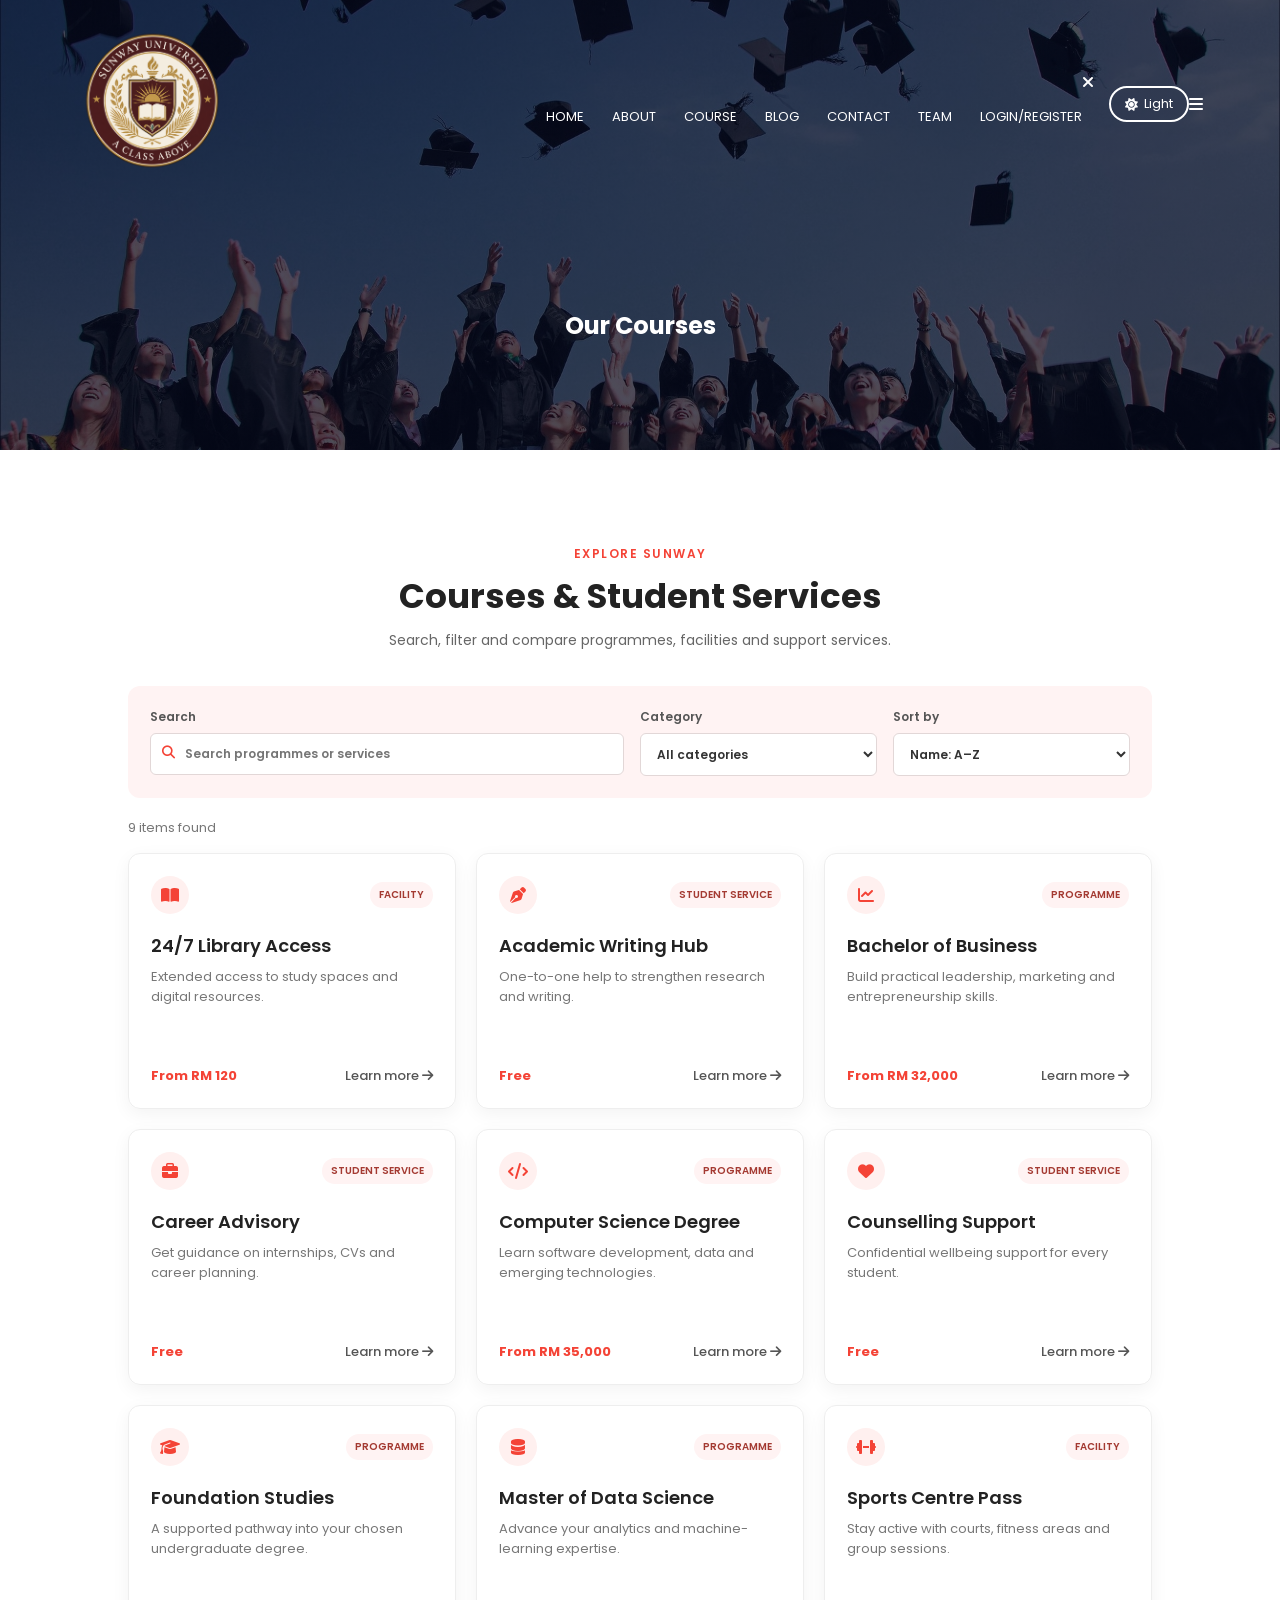
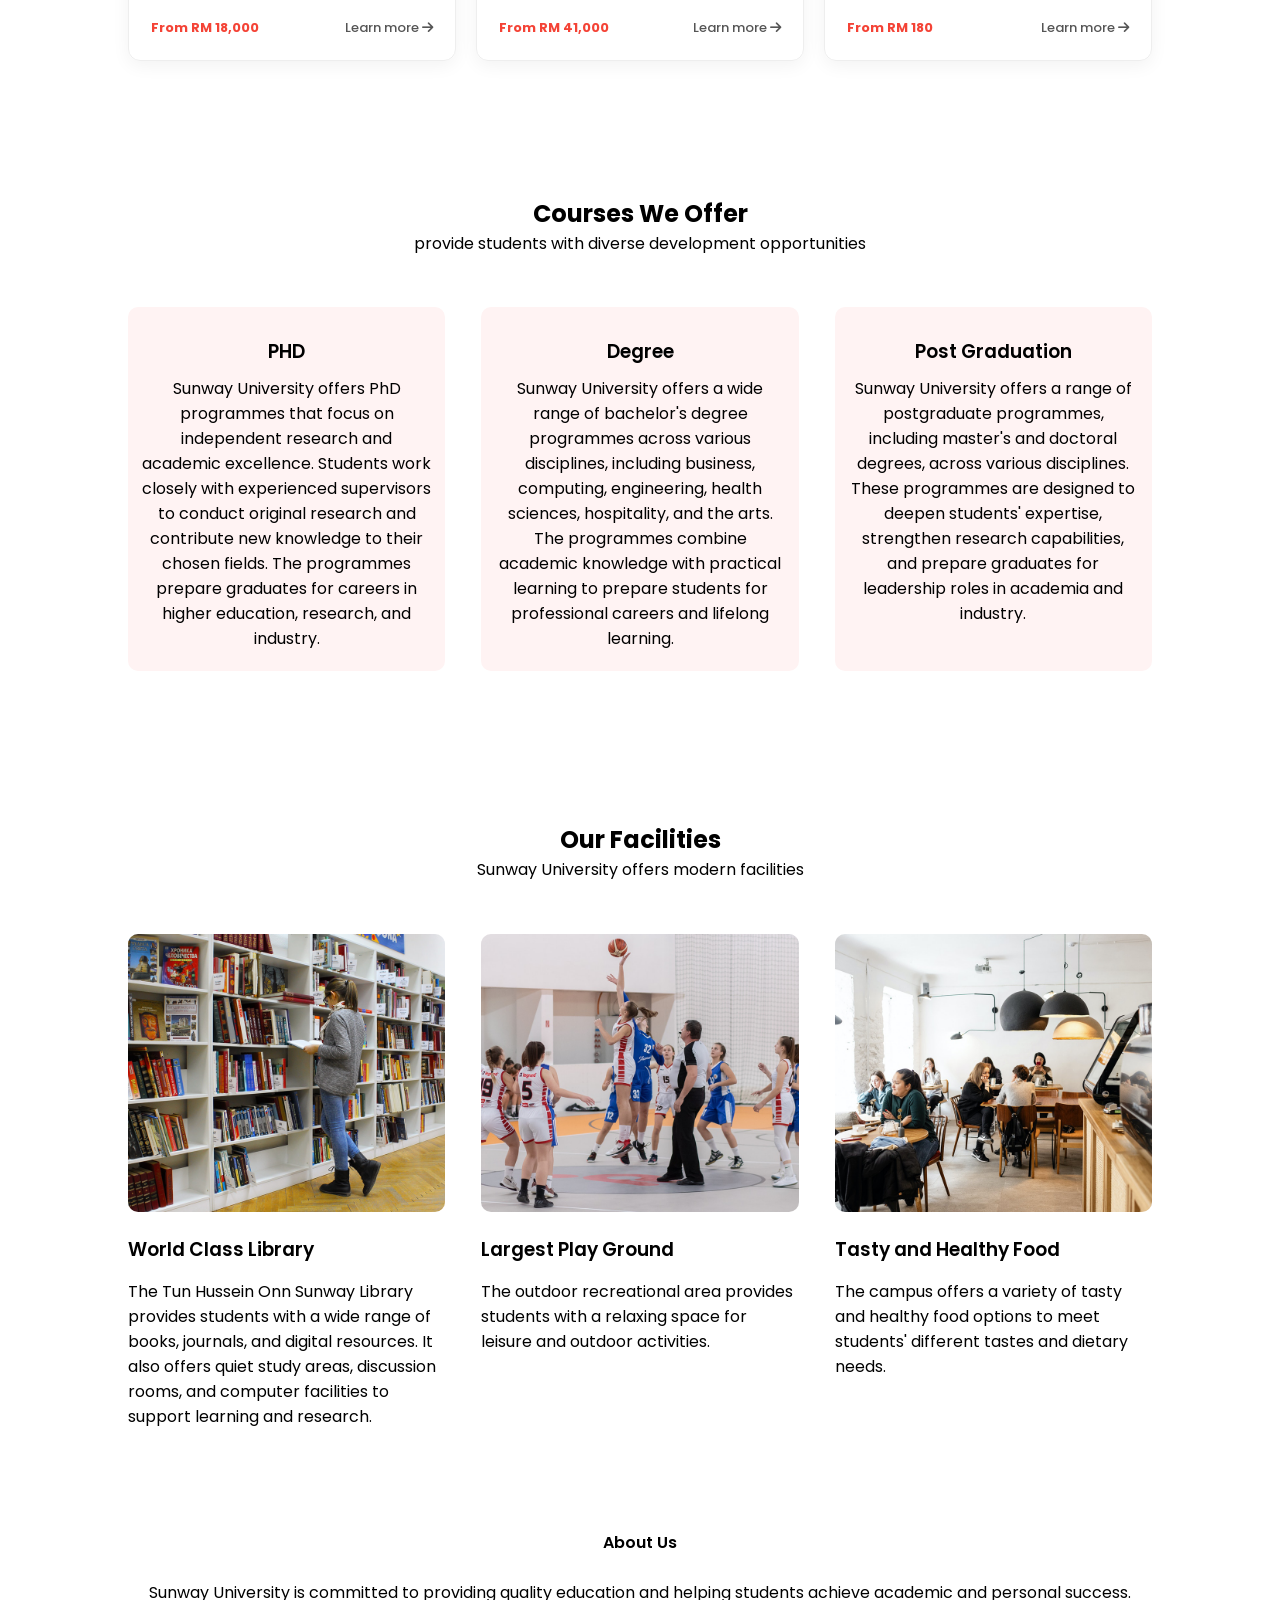
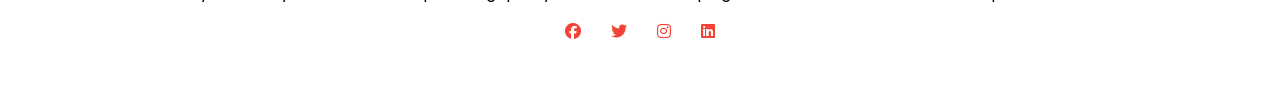
<file: version2/version1/education/course.html>
<!DOCTYPE html>
<html>
<head>
    <!-- 视口设置：让页面在手机端自适应缩放 -->
    <meta name="viewport" content="width=device-width, initial-scale=1.0">
    <!-- 页面标题 -->
    <!-- 引入自定义 CSS 样式表 -->
    <link rel="stylesheet" href="course_design.css">
    <!-- 引入 Google Fonts 的 Poppins 字体 -->
    <link href="https://fonts.googleapis.com/css2?family=Poppins:ital,wght@100;200;300;400;500;600;700&display=swap" rel="stylesheet">
    <!-- 引入 Font Awesome 6 图标库 -->
    <link rel="stylesheet" href="https://cdnjs.cloudflare.com/ajax/libs/font-awesome/6.6.0/css/all.min.css">
    <link rel="stylesheet" href="theme.css">
<script src="theme.js"></script>
</head>
<body>

    <!-- ============================================
     子页面顶部横幅（半屏高度）
     背景图 + 导航栏 + 页面标题
     ============================================ -->
    <section class="sub-header">
        <nav>
            <!-- Logo，点击回到首页 -->
            <a href="index.html"><img src="web%20picture/sunway-university-seal-transparent.png"></a>
            <!-- 导航菜单容器（手机端变为侧边抽屉菜单） -->
            <div class="nav-links" id="navLinks">
                <!-- 关闭图标（仅手机端显示），点击关闭菜单 -->
                <i class="fa fa-times" onclick="hideMenu()"></i>
                <ul>
                    <li><a href="index.html">HOME</a></li>
                    <li><a href="about.html">ABOUT</a></li>
                    <li><a href="course.html">COURSE</a></li>
                    <li><a href="blog.html">BLOG</a></li>
                    <li><a href="contact.html">CONTACT</a></li>
                    <li><a href="team.html">TEAM</a></li>
                    <li><a href="auth_system.html">LOGIN/REGISTER</a></li>
                </ul>
            </div>
            <!-- Dark/Light mode toggle button -->
<button id="themeToggle" class="theme-toggle" onclick="toggleTheme()" aria-label="Toggle dark mode">
    <i id="themeIcon" class="fa-solid fa-sun"></i>
    <span id="themeLabel">Light</span>
</button>
            <!-- 汉堡菜单图标（仅手机端显示），点击打开菜单 -->
            <i class="fa fa-bars" onclick="showMenu()"></i>
        </nav>
        <!-- 当前页面标题 -->
        <h1>Our Courses</h1>
    </section>

    <section class="catalogue" id="catalogue">
        <div class="catalogue-heading">
            <span class="section-kicker">Explore Sunway</span>
            <h1>Courses & Student Services</h1>
            <p>Search, filter and compare programmes, facilities and support services.</p>
        </div>
        <div class="catalogue-controls" aria-label="Catalogue controls">
            <label class="catalogue-field" for="catalogueSearch">
                <span>Search</span>
                <div class="search-input-wrap"><i class="fa-solid fa-magnifying-glass" aria-hidden="true"></i><input id="catalogueSearch" type="search" placeholder="Search programmes or services" autocomplete="off"></div>
            </label>
            <label class="catalogue-field" for="catalogueCategory"><span>Category</span><select id="catalogueCategory"><option value="all">All categories</option><option value="programme">Programmes</option><option value="service">Student services</option><option value="facility">Facilities</option></select></label>
            <label class="catalogue-field" for="catalogueSort"><span>Sort by</span><select id="catalogueSort"><option value="name-asc">Name: A–Z</option><option value="name-desc">Name: Z–A</option><option value="price-asc">Price: low to high</option><option value="price-desc">Price: high to low</option></select></label>
        </div>
        <p class="catalogue-results" id="catalogueResults" aria-live="polite"></p>
        <div class="catalogue-grid" id="catalogueGrid"></div>
    </section>

    <!-- ============================================
     课程板块
     三列卡片展示课程分类
     ============================================ -->
    <section class="course">
        <h1>Courses We Offer</h1>
        <p>provide students with diverse development opportunities</p>

        <div class="row">
            <!-- 课程卡片1：中级 -->
            <div class="course-col">
                <h3>PHD</h3>
                <p>Sunway University offers PhD programmes that focus on independent research and academic excellence.
                Students work closely with experienced supervisors to conduct original research and contribute new knowledge to their chosen fields.
                The programmes prepare graduates for careers in higher education, research, and industry.
                </p>
            </div>
            <!-- 课程卡片2：学位 -->
            <div class="course-col">
                <h3>Degree</h3>
                <p>Sunway University offers a wide range of bachelor's degree programmes across various disciplines, including business, computing, engineering, health sciences, hospitality, and the arts.
                 The programmes combine academic knowledge with practical learning to prepare students for professional careers and lifelong learning.
                </p>
            </div>
            <!-- 课程卡片3：研究生 -->
            <div class="course-col">
                <h3>Post Graduation</h3>
                <p>Sunway University offers a range of postgraduate programmes, including master's and doctoral degrees, across various disciplines.
                 These programmes are designed to deepen students' expertise, strengthen research capabilities, and prepare graduates for leadership roles in academia and industry.
                </p>
            </div>
        </div>
    </section>

    <!-- ============================================
     校园设施板块
     三列图文卡片（图书馆、操场、食堂）
     ============================================ -->
    <section class="facilities">
        <h1>Our Facilities</h1>
        <p>Sunway University offers modern facilities</p>

        <div class="row">
            <!-- 设施1：图书馆 -->
            <div class="facilities-col">
                <img src="images/library.png">
                <h3>World Class Library</h3>
                <p>The Tun Hussein Onn Sunway Library provides students with a wide range of books, journals, and digital resources.
                     It also offers quiet study areas, discussion rooms, and computer facilities to support learning and research.</p>
            </div>
            <!-- 设施2：操场 -->
            <div class="facilities-col">
                <img src="images/basketball.png">
                <h3>Largest Play Ground</h3>
                <p>The outdoor recreational area provides students with a relaxing space for leisure and outdoor activities.</p>
            </div>
            <!-- 设施3：食堂 -->
            <div class="facilities-col">
                <img src="images/cafeteria.png">
                <h3>Tasty and Healthy Food</h3>
                <p>The campus offers a variety of tasty and healthy food options to meet students' different tastes and dietary needs.</p>
            </div>
        </div>
    </section>

    <!-- ============================================
     页脚
     版权信息 + 社交媒体图标
     ============================================ -->
    <section class="footer">
        <h4>About Us</h4>
        <p>Sunway University is committed to providing quality education and helping students achieve academic and personal success.</p>
        <div class="icons">
            <!-- Font Awesome 品牌图标：社交媒体链接 -->
            <i class="fa-brands fa-facebook"></i>
            <i class="fa-brands fa-twitter"></i>
            <i class="fa-brands fa-instagram"></i>
            <i class="fa-brands fa-linkedin"></i>
        </div>
        <!-- 版权声明，空心爱心图标 -->
    </section>

    <!-- ============================================
     JavaScript：手机端侧边菜单的开关逻辑
     ============================================ -->
    <script>
        // 获取导航菜单元素
        var navLinks = document.getElementById("navLinks");

        // 打开菜单：将侧边栏从右侧滑入（right 从 -200px 变为 0）
        function showMenu(){
            navLinks.style.right= "0";
        }

        // 关闭菜单：将侧边栏隐藏到右侧屏幕外（right 设为 -200px）
        function hideMenu(){
            navLinks.style.right= "-200px";
        }

        const catalogueItems = [
            { name: "Bachelor of Business", category: "programme", price: 32000, icon: "fa-chart-line", description: "Build practical leadership, marketing and entrepreneurship skills." },
            { name: "Computer Science Degree", category: "programme", price: 35000, icon: "fa-code", description: "Learn software development, data and emerging technologies." },
            { name: "Master of Data Science", category: "programme", price: 41000, icon: "fa-database", description: "Advance your analytics and machine-learning expertise." },
            { name: "Foundation Studies", category: "programme", price: 18000, icon: "fa-graduation-cap", description: "A supported pathway into your chosen undergraduate degree." },
            { name: "Career Advisory", category: "service", price: 0, icon: "fa-briefcase", description: "Get guidance on internships, CVs and career planning." },
            { name: "Academic Writing Hub", category: "service", price: 0, icon: "fa-pen-nib", description: "One-to-one help to strengthen research and writing." },
            { name: "Counselling Support", category: "service", price: 0, icon: "fa-heart", description: "Confidential wellbeing support for every student." },
            { name: "24/7 Library Access", category: "facility", price: 120, icon: "fa-book-open", description: "Extended access to study spaces and digital resources." },
            { name: "Sports Centre Pass", category: "facility", price: 180, icon: "fa-dumbbell", description: "Stay active with courts, fitness areas and group sessions." }
        ];
        const categoryNames = { programme: "Programme", service: "Student service", facility: "Facility" };
        const catalogueSearch = document.getElementById("catalogueSearch");
        const catalogueCategory = document.getElementById("catalogueCategory");
        const catalogueSort = document.getElementById("catalogueSort");
        const catalogueGrid = document.getElementById("catalogueGrid");
        const catalogueResults = document.getElementById("catalogueResults");

        function renderCatalogue() {
            const keyword = catalogueSearch.value.trim().toLowerCase();
            const category = catalogueCategory.value;
            const items = catalogueItems.filter(item => (category === "all" || item.category === category) && (item.name + " " + item.description + " " + item.category).toLowerCase().includes(keyword)).sort((a, b) => {
                if (catalogueSort.value === "price-asc") return a.price - b.price;
                if (catalogueSort.value === "price-desc") return b.price - a.price;
                const result = a.name.localeCompare(b.name);
                return catalogueSort.value === "name-desc" ? -result : result;
            });
            catalogueResults.textContent = items.length + " " + (items.length === 1 ? "item" : "items") + " found";
            catalogueGrid.innerHTML = items.length ? items.map(item => `<article class="catalogue-card"><div class="catalogue-card-top"><span class="catalogue-icon"><i class="fa-solid ${item.icon}" aria-hidden="true"></i></span><span class="catalogue-tag">${categoryNames[item.category]}</span></div><h3>${item.name}</h3><p>${item.description}</p><div class="catalogue-card-bottom"><strong>${item.price === 0 ? "Free" : "From RM " + item.price.toLocaleString()}</strong><a href="contact.html" aria-label="Ask about ${item.name}">Learn more <i class="fa-solid fa-arrow-right" aria-hidden="true"></i></a></div></article>`).join("") : `<div class="catalogue-empty"><i class="fa-regular fa-folder-open" aria-hidden="true"></i><p>No matches found. Try another keyword or category.</p></div>`;
        }
        catalogueSearch.addEventListener("input", renderCatalogue);
        catalogueCategory.addEventListener("change", renderCatalogue);
        catalogueSort.addEventListener("change", renderCatalogue);
        renderCatalogue();
    </script>

</body>
</html>
</file>
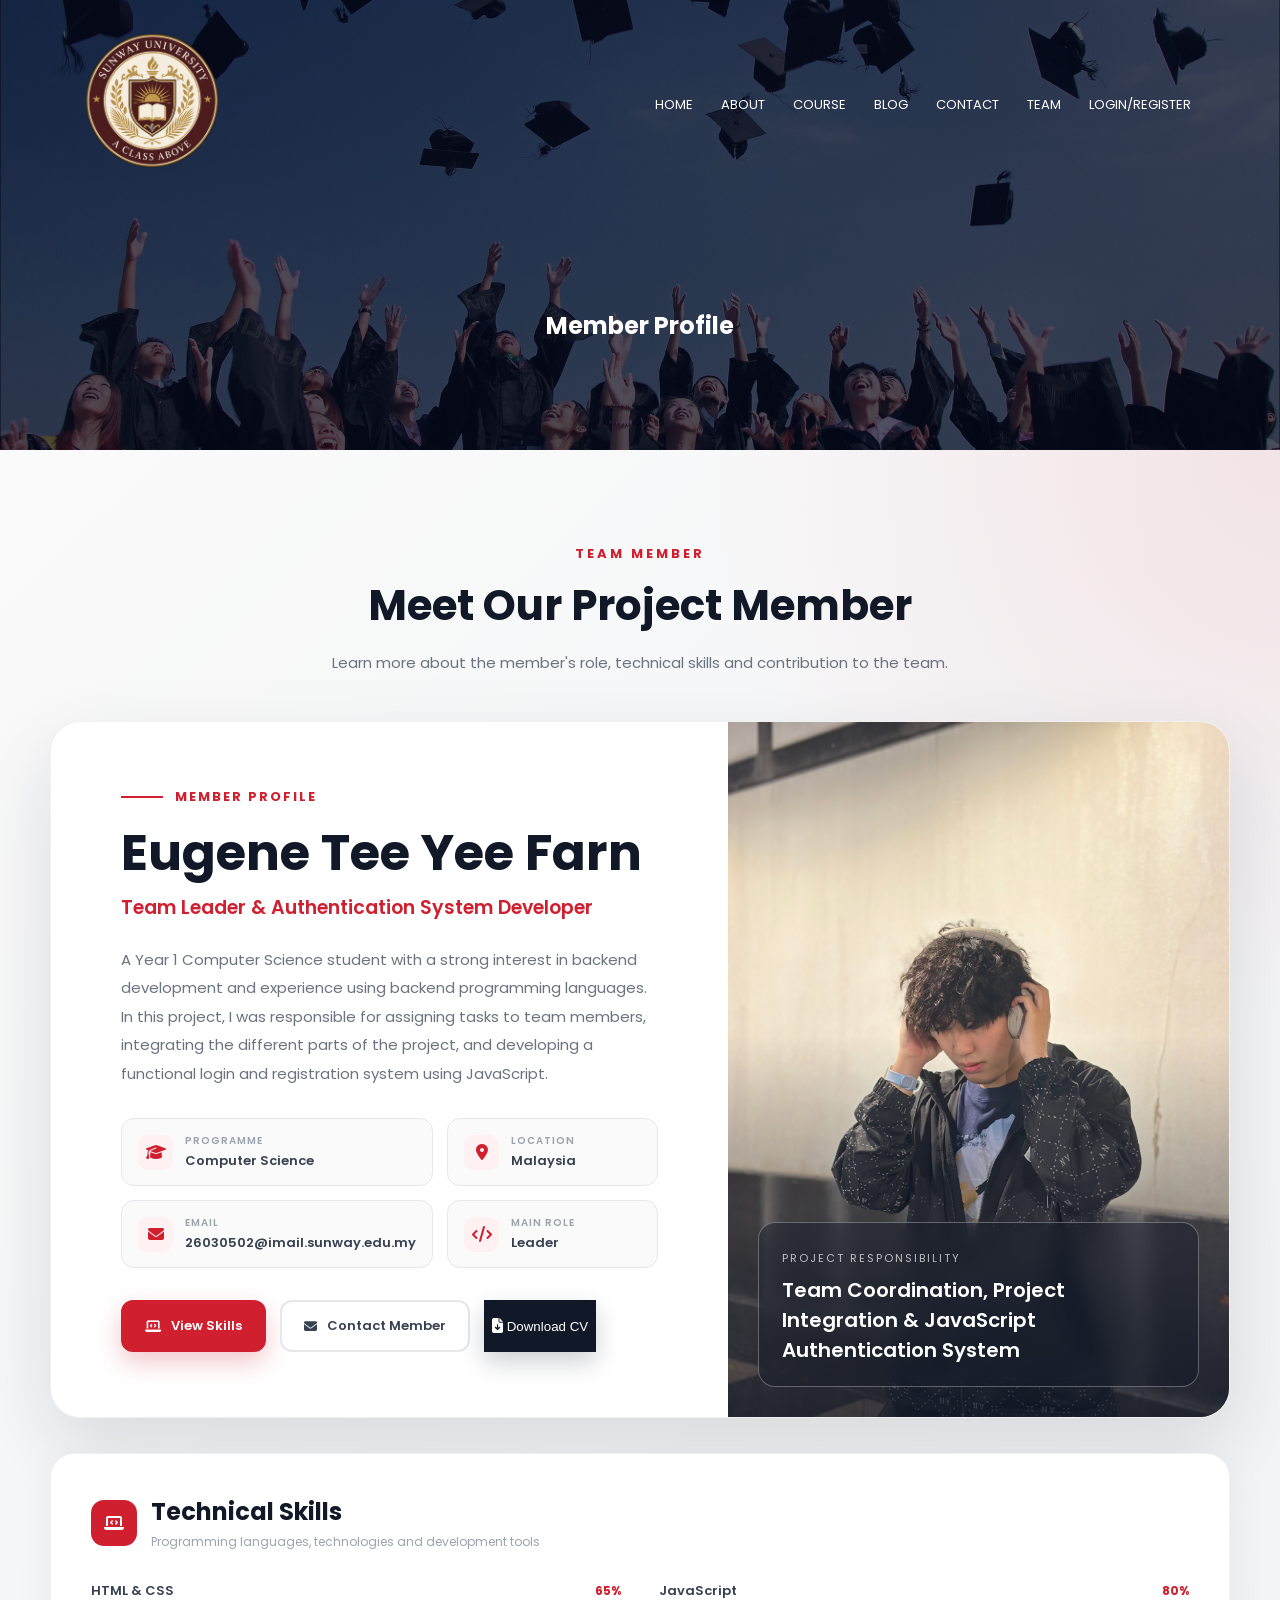
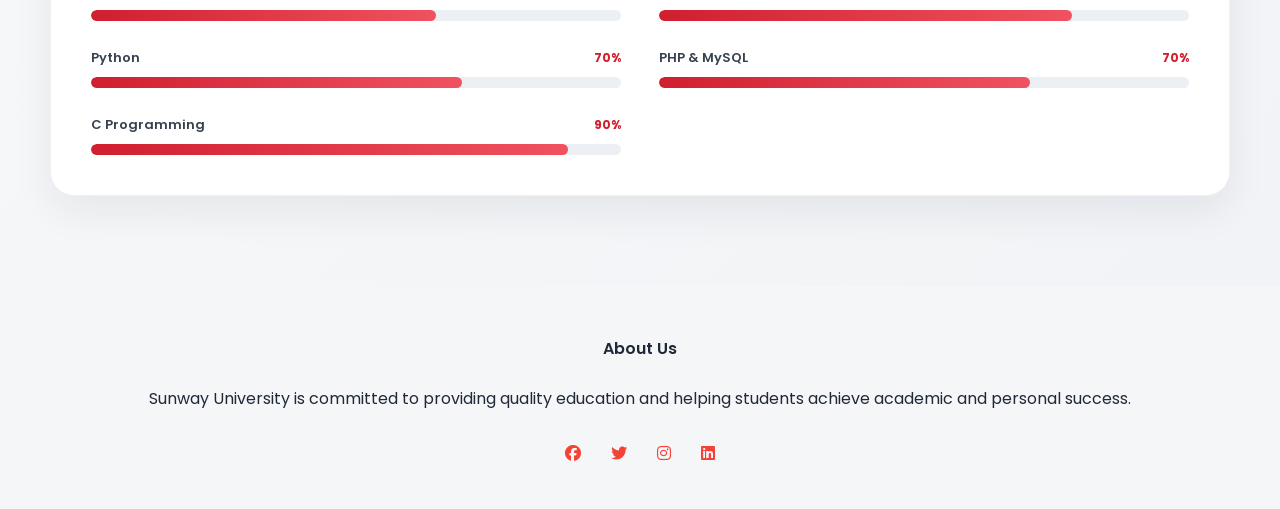
<file: version2/version1/education/member1.html>
<!DOCTYPE html>
<html lang="en">
<head>
  <meta charset="UTF-8">

  <meta
          name="viewport"
          content="width=device-width, initial-scale=1.0"
  >

  <title>Member Profile | Sunway University</title>

  <!-- 原本的网站 CSS -->
  <link rel="stylesheet" href="member1.css">

  <!-- Google Font -->
  <link
          href="https://fonts.googleapis.com/css2?family=Poppins:wght@300;400;500;600;700&display=swap"
          rel="stylesheet"
  >

  <!-- Font Awesome -->
  <link
          rel="stylesheet"
          href="https://cdnjs.cloudflare.com/ajax/libs/font-awesome/6.6.0/css/all.min.css"
  >

</head>

<body>

<!-- ========================================
     Header
======================================== -->

<section class="sub-header">

  <nav>

    <a href="index.html">
      <img
              src="web%20picture/sunway-university-seal-transparent.png"
              alt="Sunway University Logo"
      >
    </a>

    <div class="nav-links" id="navLinks">

      <i
              class="fa fa-times"
              onclick="hideMenu()"
      ></i>

      <ul>
        <li><a href="index.html">HOME</a></li>
        <li><a href="about.html">ABOUT</a></li>
        <li><a href="course.html">COURSE</a></li>
        <li><a href="blog.html">BLOG</a></li>
        <li><a href="contact.html">CONTACT</a></li>
        <li><a href="team.html">TEAM</a></li>

        <li>
          <a href="auth_system.html">
            LOGIN/REGISTER
          </a>
        </li>
      </ul>

    </div>

    <i
            class="fa fa-bars"
            onclick="showMenu()"
    ></i>

  </nav>

  <h1>Member Profile</h1>

</section>


<!-- ========================================
     Member Profile Content
======================================== -->

<main>

  <section class="portfolio-section">

    <div class="portfolio-container">


      <!-- Page Heading -->

      <div class="portfolio-heading">

        <span>Team Member</span>

        <h2>Meet Our Project Member</h2>

        <p>
          Learn more about the member's role,
          technical skills and contribution to the team.
        </p>

      </div>


      <!-- ========================================
           Member Profile
      ======================================== -->

      <article class="profile-card">


        <!-- Left Information -->

        <div class="profile-info">

          <div class="profile-label">
            Member Profile
          </div>


          <!-- 修改组员姓名 -->

          <h1>Eugene Tee Yee Farn</h1>


          <!-- 修改职位 -->

          <p class="profile-position">
            Team Leader &amp; Authentication System Developer
          </p>


          <!-- 修改组员介绍 -->

          <p class="profile-summary">
            A Year 1 Computer Science student with a strong interest in backend development and experience using backend programming languages. In this project, I was responsible for assigning tasks to team members, integrating the different parts of the project, and developing a functional login and registration system using JavaScript.
          </p>


          <!-- Quick Information -->

          <div class="quick-info">

            <div class="quick-info-item">

              <i class="fa-solid fa-graduation-cap"></i>

              <div>
                <span>Programme</span>
                <strong>Computer Science</strong>
              </div>

            </div>


            <div class="quick-info-item">

              <i class="fa-solid fa-location-dot"></i>

              <div>
                <span>Location</span>
                <strong>Malaysia</strong>
              </div>

            </div>


            <div class="quick-info-item">

              <i class="fa-solid fa-envelope"></i>

              <div>
                <span>Email</span>
                <strong>26030502@imail.sunway.edu.my</strong>
              </div>

            </div>


            <div class="quick-info-item">

              <i class="fa-solid fa-code"></i>

              <div>
                <span>Main Role</span>
                <strong>Leader</strong>
              </div>

            </div>

          </div>


          <!-- Buttons -->

          <div class="profile-buttons">

            <a
                    href="#technical-skills"
                    class="primary-button"
            >
              <i class="fa-solid fa-laptop-code"></i>
              View Skills
            </a>


            <a
                    href="mailto:26030502@imail.sunway.edu.my"
                    class="secondary-button"
            >
              <i class="fa-solid fa-envelope"></i>
              Contact Member
            </a>
            <!-- Simulated Download CV Button -->

            <button
                    type="button"
                    class="download-button"
                    onclick="downloadCV()"
            >

              <i class="fa-solid fa-file-arrow-down"></i>

              Download CV

            </button>

          </div>

        </div>


        <!-- Right Photo -->

        <div class="profile-image">

          <!--
            组员照片路径：

            web picture/member1.jpg
          -->

          <img
                  src="web%20picture/member1.JPG"
                  alt="Photo of Eugene Tee"
          >


          <div class="profile-image-content">

            <span>Project Responsibility</span>

            <h3>
              Team Coordination, Project Integration & JavaScript Authentication System
            </h3>

          </div>

        </div>

      </article>


      <!-- ========================================
           Technical Skills
      ======================================== -->

      <section
              class="skills-section"
              id="technical-skills"
      >

        <div class="skills-title">

          <i class="fa-solid fa-laptop-code"></i>

          <div>
            <h2>Technical Skills</h2>

            <p>
              Programming languages, technologies and development tools
            </p>
          </div>

        </div>


        <div class="skills-container">


          <!-- HTML & CSS -->

          <div class="skill-item">

            <div class="skill-heading">
              <span>HTML &amp; CSS</span>
              <strong>65%</strong>
            </div>

            <div class="skill-bar">

              <div
                      class="skill-progress"
                      style="width: 65%;"
              ></div>

            </div>

          </div>


          <!-- JavaScript -->

          <div class="skill-item">

            <div class="skill-heading">
              <span>JavaScript</span>
              <strong>80%</strong>
            </div>

            <div class="skill-bar">

              <div
                      class="skill-progress"
                      style="width: 78%;"
              ></div>

            </div>

          </div>


          <!-- Python -->

          <div class="skill-item">

            <div class="skill-heading">
              <span>Python</span>
              <strong>70%</strong>
            </div>

            <div class="skill-bar">

              <div
                      class="skill-progress"
                      style="width: 70%;"
              ></div>

            </div>

          </div>


          <!-- PHP & MySQL -->

          <div class="skill-item">

            <div class="skill-heading">
              <span>PHP &amp; MySQL</span>
              <strong>70%</strong>
            </div>

            <div class="skill-bar">

              <div
                      class="skill-progress"
                      style="width: 70%;"
              ></div>

            </div>

          </div>


          <!-- C Programming -->

          <div class="skill-item">

            <div class="skill-heading">
              <span>C Programming</span>
              <strong>90%</strong>
            </div>

            <div class="skill-bar">

              <div
                      class="skill-progress"
                      style="width: 90%;"
              ></div>

            </div>

          </div>


        </div>

      </section>

    </div>

  </section>

</main>


<!-- ========================================
     Footer
======================================== -->

<section class="footer">

  <h4>About Us</h4>

  <p>
    Sunway University is committed to providing quality
    education and helping students achieve academic
    and personal success.
  </p>

  <div class="icons">
    <i class="fa-brands fa-facebook"></i>
    <i class="fa-brands fa-twitter"></i>
    <i class="fa-brands fa-instagram"></i>
    <i class="fa-brands fa-linkedin"></i>
  </div>

</section>


<!-- ========================================
     JavaScript
======================================== -->

<script>

  var navLinks = document.getElementById("navLinks");


  function showMenu() {
    navLinks.style.right = "0";
  }


  function hideMenu() {
    navLinks.style.right = "-200px";
  }

  /*
      Simulated Downloadable CV

      When the user clicks the Download CV button,
      JavaScript creates a text file and downloads it.
  */

  function downloadCV() {

    const cvContent = `
EUGENE TEE YEE FARN
Computer Science Student
Team Leader & Authentication System Developer

CONTACT INFORMATION
Email: 26030502@imail.sunway.edu.my
Location: Malaysia
Programme: Computer Science

PROFILE
A Year 1 Computer Science student with a strong interest
in backend development and experience using backend
programming languages.

In this project, I was responsible for assigning tasks
to team members, integrating the different parts of
the project, and developing a functional login and
registration system using JavaScript.

TECHNICAL SKILLS
- C Programming: 90%
- JavaScript: 80%
- Python: 70%
- PHP and MySQL: 70%
- HTML and CSS: 65%

PROJECT ROLE
Team Leader and Authentication System Developer

PROJECT RESPONSIBILITIES
- Assigned tasks to team members.
- Coordinated the project development process.
- Integrated different web pages and project components.
- Developed the login and registration system.
- Used JavaScript to perform form validation.
- Tested the website functions.
- Helped solve integration and coding problems.

EDUCATION
Bachelor of Science in Computer Science
Sunway University

CAREER INTERESTS
- Backend Development
- Web Development
- Cybersecurity
- Artificial Intelligence
- Embedded Systems
    `;


    /*
        Create a Blob object containing the CV text.
    */

    const cvFile = new Blob(
            [cvContent],
            {
              type: "text/plain"
            }
    );


    /*
        Create a temporary download URL.
    */

    const downloadURL = URL.createObjectURL(cvFile);


    /*
        Create a temporary link element.
    */

    const downloadLink = document.createElement("a");


    downloadLink.href = downloadURL;

    downloadLink.download = "Eugene_Tee_CV.txt";


    /*
        Add the link to the page and trigger download.
    */

    document.body.appendChild(downloadLink);

    downloadLink.click();


    /*
        Remove temporary link and URL.
    */

    document.body.removeChild(downloadLink);

    URL.revokeObjectURL(downloadURL);

  }

</script>

</body>
</html>
</file>
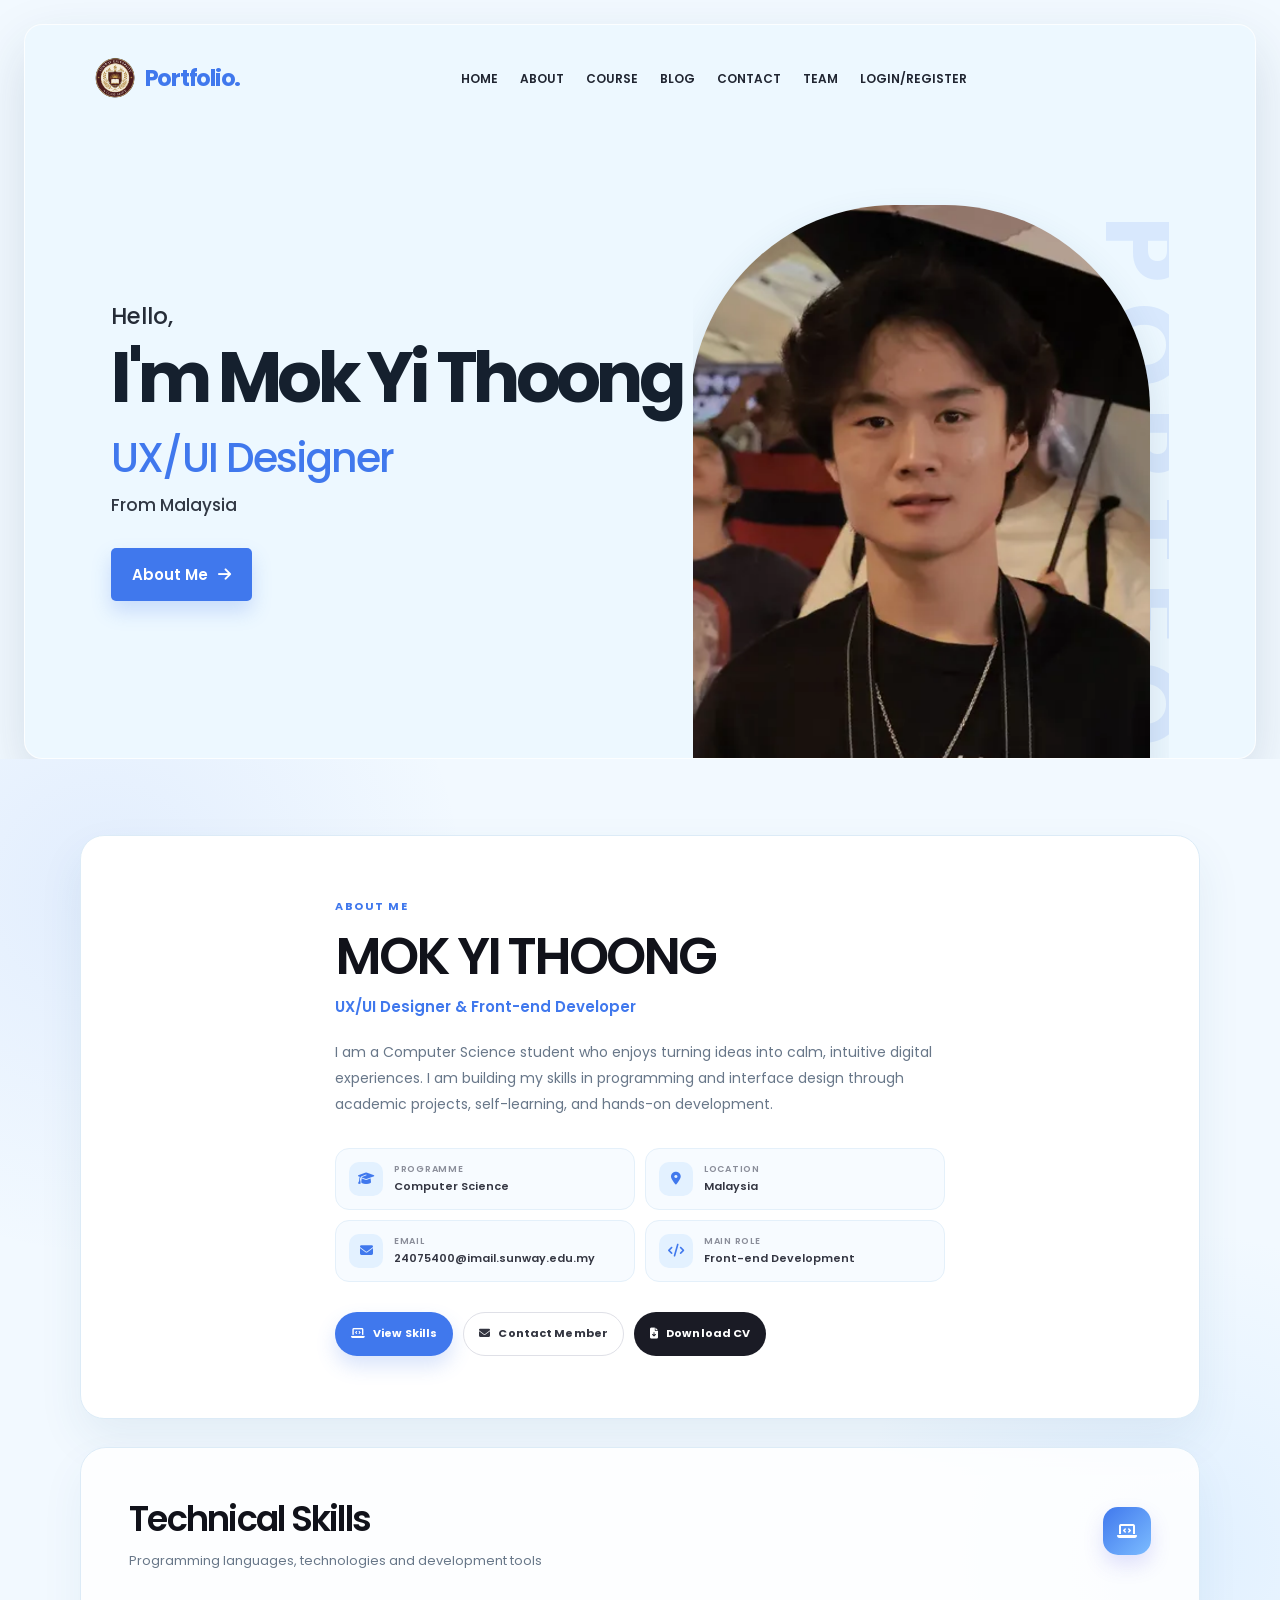
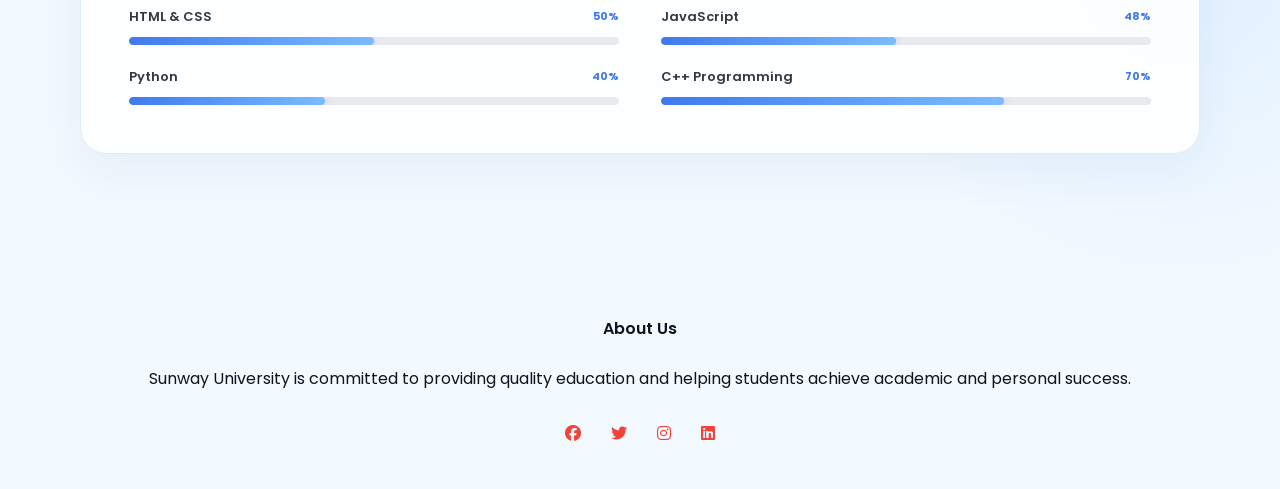
<file: version2/version1/education/member3.html>
<!DOCTYPE html>
<html lang="en">
<head>
  <meta charset="UTF-8">

  <meta
          name="viewport"
          content="width=device-width, initial-scale=1.0"
  >

  <title>Member Profile | Sunway University</title>

  <!-- 原本的网站 CSS -->
  <link rel="stylesheet" href="member3.css">

  <!-- Google Font -->
  <link
          href="https://fonts.googleapis.com/css2?family=Poppins:wght@300;400;500;600;700&display=swap"
          rel="stylesheet"
  >

  <!-- Font Awesome -->
  <link
          rel="stylesheet"
          href="https://cdnjs.cloudflare.com/ajax/libs/font-awesome/6.6.0/css/all.min.css"
  >

</head>

<body>

<!-- ========================================
     Header
======================================== -->

<section class="sub-header">

  <nav>

    <a href="index.html">
      <img
              src="web%20picture/sunway-university-seal-transparent.png"
              alt="Sunway University Logo"
      >
    </a>

    <div class="nav-links" id="navLinks">

      <i
              class="fa fa-times"
              onclick="hideMenu()"
      ></i>

      <ul>
        <li><a href="index.html">HOME</a></li>
        <li><a href="about.html">ABOUT</a></li>
        <li><a href="course.html">COURSE</a></li>
        <li><a href="blog.html">BLOG</a></li>
        <li><a href="contact.html">CONTACT</a></li>
        <li><a href="team.html">TEAM</a></li>

        <li>
          <a href="auth_system.html">
            LOGIN/REGISTER
          </a>
        </li>
      </ul>

    </div>

    <i
            class="fa fa-bars"
            onclick="showMenu()"
    ></i>

  </nav>

  <div class="header-hero">
    <div class="hero-copy">
      <p class="hero-greeting">Hello,</p>
      <h1>I'm Mok Yi Thoong</h1>
      <p class="hero-role">UX/UI Designer</p>
      <p class="hero-location">From Malaysia</p>
      <a class="hero-button" href="#about-me">
        About Me <i class="fa-solid fa-arrow-right"></i>
      </a>
    </div>

    <div class="hero-photo">
      <span aria-hidden="true">PORTFOLIO</span>
      <img src="images/MOK%20pic.PNG" alt="Photo of MOK YI THOONG">
    </div>
  </div>

</section>


<!-- ========================================
     Member Profile Content
======================================== -->

<main>

  <section class="portfolio-section">
    <div class="portfolio-container">


      <!-- Page Heading -->

      <div class="portfolio-heading">

        <span>Member 03 &middot; Portfolio</span>

        <h2>Thoughtful design.<br>Built to feel effortless.</h2>

        <p>
          I’m a <strong>UX/UI Designer</strong> and Front-end Developer.
        </p>

      </div>


      <!-- ========================================
           Member Profile
      ======================================== -->

      <article class="profile-card" id="about-me">


        <!-- Left Information -->

        <div class="profile-info">

          <div class="profile-label">
            About Me
          </div>


          <!-- 修改组员姓名 -->

          <h1>MOK YI THOONG</h1>


          <!-- 修改职位 -->

          <p class="profile-position">
            UX/UI Designer &amp; Front-end Developer
          </p>


          <!-- 修改组员介绍 -->

          <p class="profile-summary">
            I am a Computer Science student who enjoys turning ideas into calm, intuitive digital experiences. I am building my skills in programming and interface design through academic projects, self-learning, and hands-on development.
          </p>


          <!-- Quick Information -->

          <div class="quick-info">

            <div class="quick-info-item">

              <i class="fa-solid fa-graduation-cap"></i>

              <div>
                <span>Programme</span>
                <strong>Computer Science</strong>
              </div>

            </div>


            <div class="quick-info-item">

              <i class="fa-solid fa-location-dot"></i>

              <div>
                <span>Location</span>
                <strong>Malaysia</strong>
              </div>

            </div>


            <div class="quick-info-item">

              <i class="fa-solid fa-envelope"></i>

              <div>
                <span>Email</span>
                <strong>24075400@imail.sunway.edu.my</strong>
              </div>

            </div>


            <div class="quick-info-item">

              <i class="fa-solid fa-code"></i>

              <div>
                <span>Main Role</span>
                <strong>Front-end Development</strong>
              </div>

            </div>

          </div>


          <!-- Buttons -->

          <div class="profile-buttons">

            <a
                    href="#technical-skills"
                    class="primary-button"
            >
              <i class="fa-solid fa-laptop-code"></i>
              View Skills
            </a>


            <a
                    href="mailto:24075400@imail.sunway.edu.my"
                    class="secondary-button"
            >
              <i class="fa-solid fa-envelope"></i>
              Contact Member
            </a>
            <button
                    type="button"
                    class="download-button"
                    onclick="downloadCV()"
            >

              <i class="fa-solid fa-file-arrow-down"></i>

              Download CV

            </button>

          </div>

        </div>


        <!-- Right Photo -->

        <div class="profile-image">

          <!--
            组员照片路径：

            web picture/member1.jpg
          -->

          <div class="profile-image-content">

            <span>Project Responsibility</span>

            <h3>
              Built the product catalogue experience
            </h3>

          </div>

        </div>

      </article>


      <!-- ========================================
           Technical Skills
      ======================================== -->

      <section
              class="skills-section"
              id="technical-skills"
      >

        <div class="skills-title">

          <i class="fa-solid fa-laptop-code"></i>

          <div>
            <h2>Technical Skills</h2>

            <p>
              Programming languages, technologies and development tools
            </p>
          </div>

        </div>


        <div class="skills-container">


          <!-- HTML & CSS -->

          <div class="skill-item">

            <div class="skill-heading">
              <span>HTML &amp; CSS</span>
              <strong>50%</strong>
            </div>

            <div class="skill-bar">

              <div
                      class="skill-progress"
                      style="width: 50%;"
              ></div>

            </div>

          </div>


          <!-- JavaScript -->

          <div class="skill-item">

            <div class="skill-heading">
              <span>JavaScript</span>
              <strong>48%</strong>
            </div>

            <div class="skill-bar">

              <div
                      class="skill-progress"
                      style="width: 48%;"
              ></div>

            </div>

          </div>


          <!-- Python -->

          <div class="skill-item">

            <div class="skill-heading">
              <span>Python</span>
              <strong>40%</strong>
            </div>

            <div class="skill-bar">

              <div
                      class="skill-progress"
                      style="width: 40%;"
              ></div>

            </div>

          </div>


          <!-- C Programming -->

          <div class="skill-item">

            <div class="skill-heading">
              <span>C++ Programming</span>
              <strong>70%</strong>
            </div>

            <div class="skill-bar">

              <div
                      class="skill-progress"
                      style="width:70%;"
              ></div>

            </div>

          </div>


        </div>

      </section>

    </div>

  </section>

</main>


<!-- ========================================
     Footer
======================================== -->

<section class="footer">

  <h4>About Us</h4>

  <p>
    Sunway University is committed to providing quality
    education and helping students achieve academic
    and personal success.
  </p>

  <div class="icons">
    <i class="fa-brands fa-facebook"></i>
    <i class="fa-brands fa-twitter"></i>
    <i class="fa-brands fa-instagram"></i>
    <i class="fa-brands fa-linkedin"></i>
  </div>

</section>


<!-- ========================================
     JavaScript
======================================== -->

<script>

  var navLinks = document.getElementById("navLinks");


  function showMenu() {
    navLinks.style.right = "0";
  }


  function hideMenu() {
    navLinks.style.right = "-200px";
  }

  /*
    Simulated Downloadable CV for MOK YI THOONG
*/

  function downloadCV() {

    const cvContent = `
MOK YI THOONG
Computer Science Student
UX/UI Designer and Frontend Developer

CONTACT INFORMATION
Email: 24075400@imail.sunway.edu.my
Location: Malaysia
Programme: Computer Science

PROFILE
I am a Computer Science student with a strong interest in
programming and technology. During my first semester, I learned
the fundamentals of C++ programming, including variables, data
types, control structures, functions, arrays, and basic
problem-solving skills.

Before starting university, I taught myself basic HTML because
of my interest in web development. I enjoy learning new
technologies and continuously improving my skills through
academic projects and self-learning.

TECHNICAL SKILLS
- C++ Programming: 70%
- HTML and CSS: 50%
- JavaScript: 48%
- Python: 40%
- UX/UI Design
- Frontend Development

PROJECT ROLE
UX/UI Designer and Frontend Developer

PROJECT RESPONSIBILITIES
- Developed the dynamic product catalogue.
- Assisted with frontend page development.
- Designed user interface elements.
- Organised product information and page content.
- Used HTML and CSS to structure and style web pages.
- Used JavaScript to support dynamic page features.
- Tested the product catalogue and user interface.
- Supported project integration and debugging.

EDUCATION
Bachelor of Science in Computer Science
Sunway University

CAREER INTERESTS
- Software Development
- Frontend Development
- UX/UI Design
- Web Development
- Programming and Technology
  `;

    const cvFile = new Blob(
            [cvContent],
            {
              type: "text/plain;charset=utf-8"
            }
    );

    const downloadURL = URL.createObjectURL(cvFile);

    const downloadLink = document.createElement("a");

    downloadLink.href = downloadURL;

    downloadLink.download = "Mok_Yi_Thoong_CV.txt";

    document.body.appendChild(downloadLink);

    downloadLink.click();

    document.body.removeChild(downloadLink);

    URL.revokeObjectURL(downloadURL);
  }

</script>

</body>
</html>
</file>
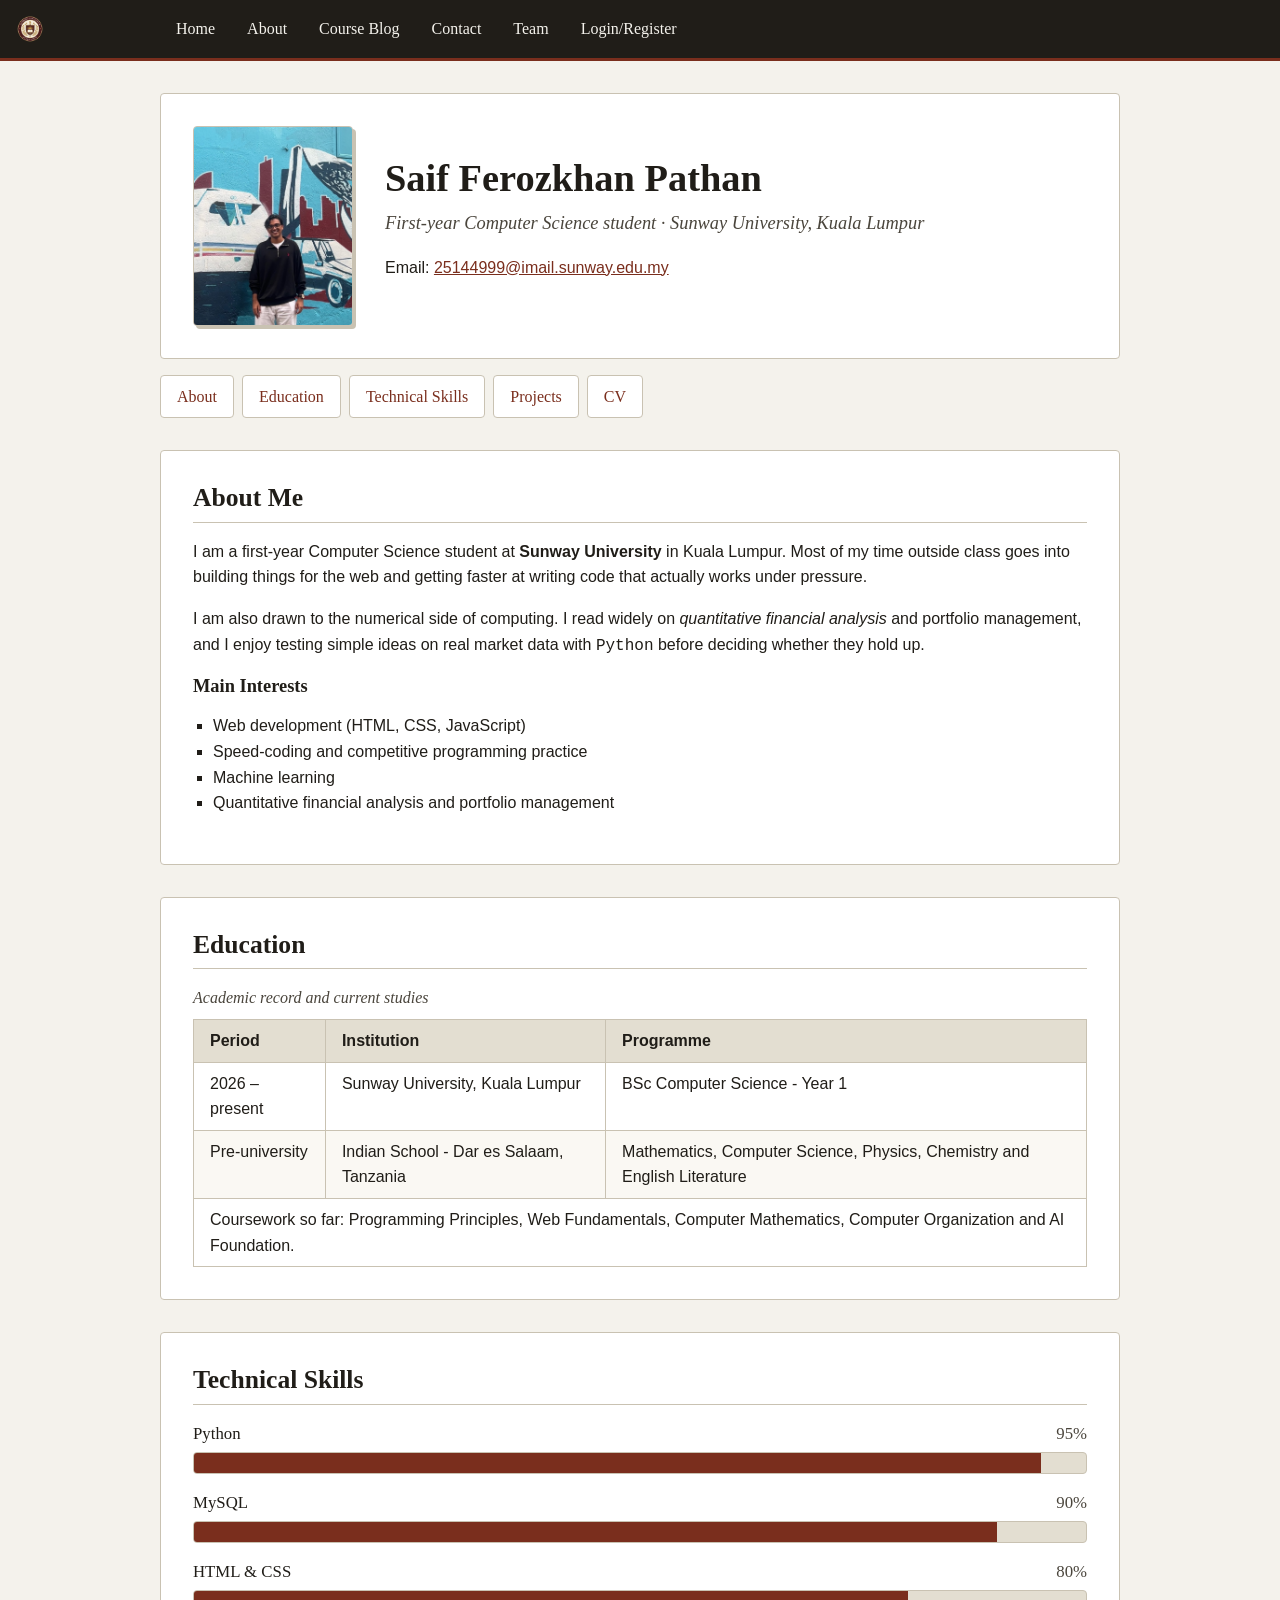
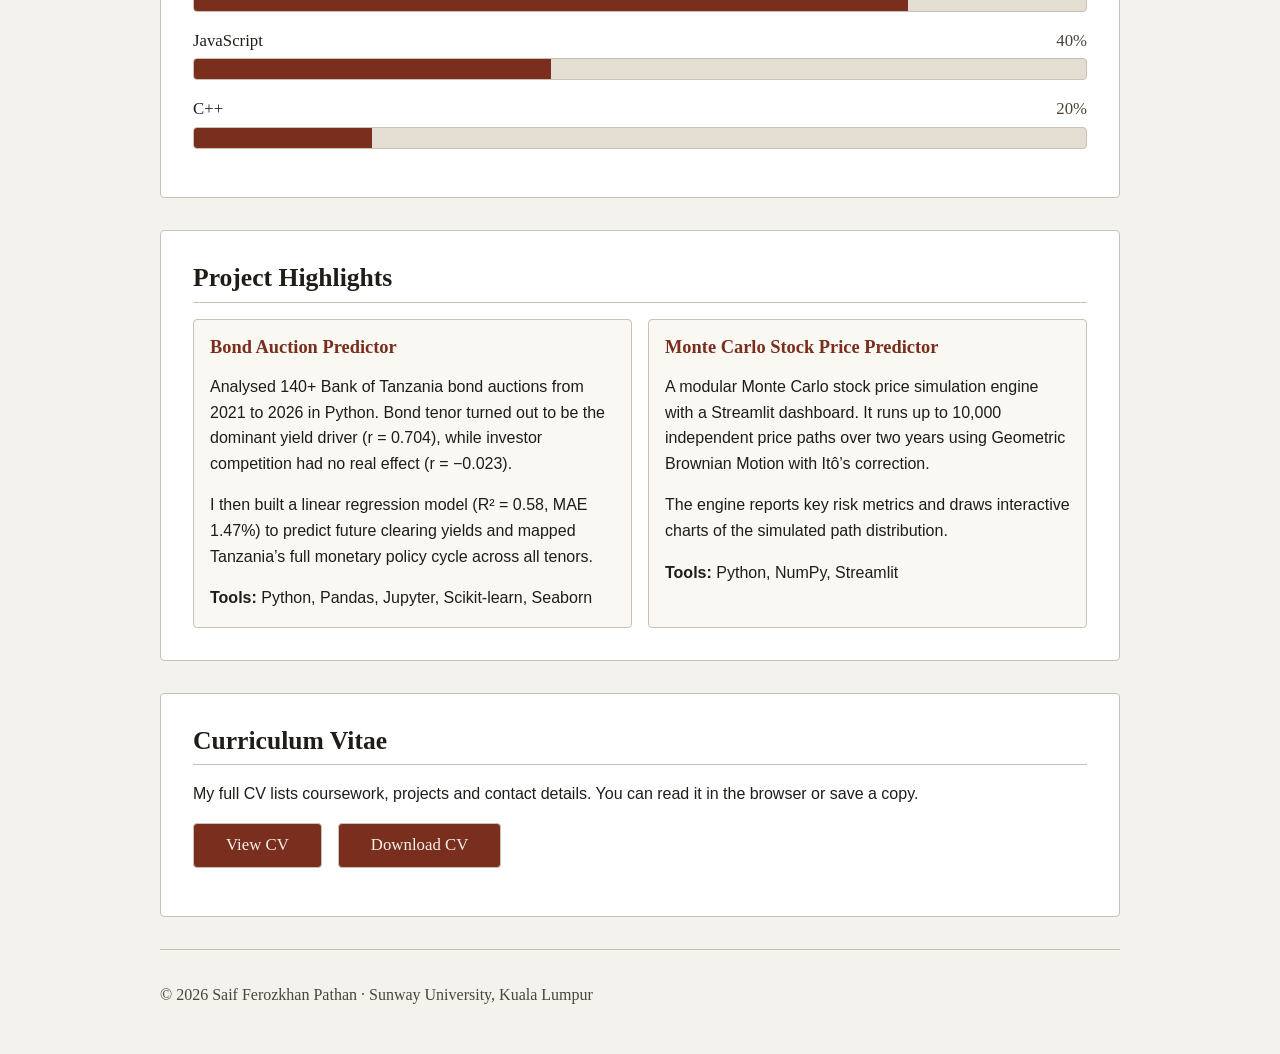
<file: version2/version1/education/member4.html>
<!DOCTYPE html>
<html lang="en">
<head>
<meta charset="utf-8">
<meta name="viewport" content="width=device-width, initial-scale=1">
<title>Saif Ferozkhan Pathan — Computer Science Portfolio</title>
<meta name="description" content="Portfolio of Saif Ferozkhan Pathan, first-year Computer Science student at Sunway University: bio, education, technical skills, projects and CV.">
<link rel="stylesheet" href="member4.css">
</head>
<body>

<!-- Top site-wide navigation -->
<nav id="top-nav">
    <img id="site-logo" src="web%20picture/sunway-university-seal-transparent.png" alt="Site logo">
  <ul>
    <li><a href="index.html">Home</a></li>
    <li><a href="about.html">About</a></li>
    <li><a href="course.html">Course Blog</a></li>
    <li><a href="contact.html">Contact</a></li>
    <li><a href="team.html">Team</a></li>
    <li><a href="auth_system.html">Login/Register</a></li>
  </ul>
</nav>

<div id="wrapper">

  <header id="page-header">
    <img id="photo" src="images/Saif_Photo.jpg" alt="Photograph of Saif Ferozkhan Pathan" width="160" height="200">
    <div id="header-text">
      <h1>Saif Ferozkhan Pathan</h1>
      <p class="subtitle">First-year Computer Science student &middot; Sunway University, Kuala Lumpur</p>
      <p>Email: <a href="mailto:25144999@imail.sunway.edu.my">25144999@imail.sunway.edu.my</a></p>
    </div>
  </header>

  <nav id="site-nav">
    <ul>
      <li><a href="#about">About</a></li>
      <li><a href="#education">Education</a></li>
      <li><a href="#skills">Technical Skills</a></li>
      <li><a href="#projects">Projects</a></li>
      <li><a href="#cv">CV</a></li>
    </ul>
  </nav>

  <main>
    <section class="panel" id="about">
      <h2>About Me</h2>
      <p>I am a first-year Computer Science student at <strong>Sunway University</strong> in Kuala Lumpur. Most of my time outside class goes into building things for the web and getting faster at writing code that actually works under pressure.</p>
      <p>I am also drawn to the numerical side of computing. I read widely on <em>quantitative financial analysis</em> and portfolio management, and I enjoy testing simple ideas on real market data with <code>Python</code> before deciding whether they hold up.</p>
      <h3>Main Interests</h3>
      <ul class="interest-list">
        <li>Web development (HTML, CSS, JavaScript)</li>
        <li>Speed-coding and competitive programming practice</li>
        <li>Machine learning</li>
        <li>Quantitative financial analysis and portfolio management</li>
      </ul>
    </section>

    <section class="panel" id="education">
      <h2>Education</h2>
      <table>
        <caption>Academic record and current studies</caption>
        <thead>
          <tr><th>Period</th><th>Institution</th><th>Programme</th></tr>
        </thead>
        <tbody>
          <tr>
            <td><time datetime="2026">2026 &ndash; present</time></td>
            <td>Sunway University, Kuala Lumpur</td>
            <td>BSc Computer Science - Year 1</td>
          </tr>
          <tr>
            <td>Pre-university</td>
            <td>Indian School - Dar es Salaam, Tanzania</td>
            <td>Mathematics, Computer Science, Physics, Chemistry and English Literature</td>
          </tr>
        </tbody>
        <tfoot>
          <tr><td colspan="3">Coursework so far: Programming Principles, Web Fundamentals, Computer Mathematics, Computer Organization and AI Foundation.</td></tr>
        </tfoot>
      </table>
    </section>

    <section class="panel" id="skills">
      <h2>Technical Skills</h2>
      <dl class="skill-list">
        <dt>Python <span class="bar-label">95%</span></dt>
        <dd><div class="bar bar-95"><span></span></div></dd>

        <dt>MySQL <span class="bar-label">90%</span></dt>
        <dd><div class="bar bar-90"><span></span></div></dd>

        <dt>HTML &amp; CSS <span class="bar-label">80%</span></dt>
        <dd><div class="bar bar-80"><span></span></div></dd>

        <dt>JavaScript <span class="bar-label">40%</span></dt>
        <dd><div class="bar bar-40"><span></span></div></dd>

        <dt>C++ <span class="bar-label">20%</span></dt>
        <dd><div class="bar bar-20"><span></span></div></dd>
      </dl>
    </section>

    <section class="panel" id="projects">
      <h2>Project Highlights</h2>
      <div id="project-grid">
        <article class="project">
          <h3>Bond Auction Predictor</h3>
          <p>Analysed 140+ Bank of Tanzania bond auctions from 2021 to 2026 in Python. Bond tenor turned out to be the dominant yield driver (r = 0.704), while investor competition had no real effect (r = &minus;0.023).</p>
          <p>I then built a linear regression model (R&sup2; = 0.58, MAE 1.47%) to predict future clearing yields and mapped Tanzania&rsquo;s full monetary policy cycle across all tenors.</p>
          <p><strong>Tools:</strong> Python, Pandas, Jupyter, Scikit-learn, Seaborn</p>
        </article>

        <article class="project">
          <h3>Monte Carlo Stock Price Predictor</h3>
          <p>A modular Monte Carlo stock price simulation engine with a Streamlit dashboard. It runs up to 10,000 independent price paths over two years using Geometric Brownian Motion with It&ocirc;&rsquo;s correction.</p>
          <p>The engine reports key risk metrics and draws interactive charts of the simulated path distribution.</p>
          <p><strong>Tools:</strong> Python, NumPy, Streamlit</p>
        </article>
      </div>
    </section>

    <section class="panel" id="cv">
      <h2>Curriculum Vitae</h2>
      <p>My full CV lists coursework, projects and contact details. You can read it in the browser or save a copy.</p>
      <div class="cv-actions">
        <a class="button" href="Saif_Pathan_CV.pdf" target="_blank">View CV</a>
        <a class="button" href="Saif_Pathan_CV.pdf" download="Saif-Ferozkhan-Pathan-CV.pdf" id="download-link">Download CV</a>
      </div>
      <p id="download-message"></p>
    </section>
  </main>

  <footer id="page-footer">
    <p>&copy; 2026 Saif Ferozkhan Pathan &middot; Sunway University, Kuala Lumpur</p>
  </footer>

</div>

<script>
  var downloadLink = document.getElementById("download-link");
  var message = document.getElementById("download-message");

  downloadLink.onclick = function () {
    message.innerHTML = "Preparing Saif_Pathan_CV.pdf for download\u2026 (simulated download started)";
  };
</script>
</body>
</html>
</file>
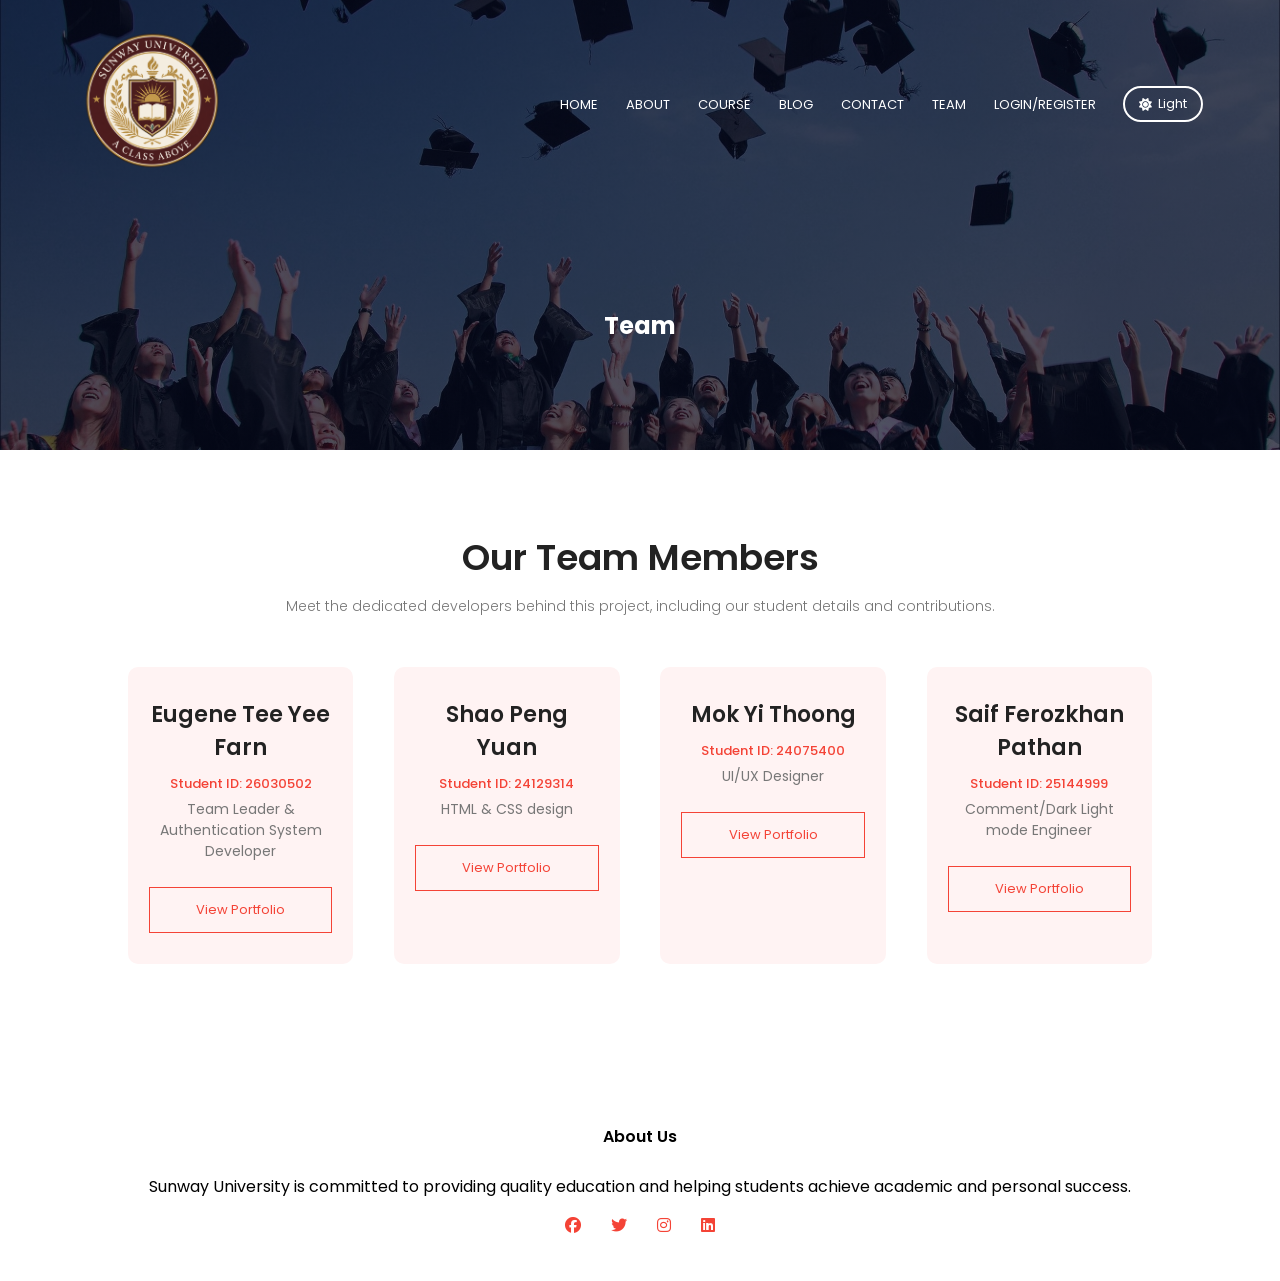
<file: version2/version1/education/team.html>
<!DOCTYPE html>
<html>
<head>
    <meta name="viewport" content="width=device-width, initial-scale=1.0">
    <title>University Website Design - Easy Tutorials</title>
    <link rel="stylesheet" href="team_design.css">
    <link href="https://fonts.googleapis.com/css2?family=Poppins:ital,wght@100;200;300;400;500;600;700&display=swap" rel="stylesheet">
    <link rel="stylesheet" href="https://cdnjs.cloudflare.com/ajax/libs/font-awesome/6.6.0/css/all.min.css">
    <link rel="stylesheet" href="theme.css">
<script src="theme.js"></script>
</head>
<body>
    <section class="sub-header">
        <nav>
            <a href="index.html"><img src="web%20picture/sunway-university-seal-transparent.png"></a>
            <div class="nav-links" id="navLinks">
                <i class="fa fa-times" onclick="hideMenu()"></i>
                <ul>
                    <li><a href="index.html">HOME</a></li>
                    <li><a href="about.html">ABOUT</a></li>
                    <li><a href="course.html">COURSE</a></li>
                    <li><a href="blog.html">BLOG</a></li>
                    <li><a href="contact.html">CONTACT</a></li>
                    <li><a href="team.html">TEAM</a></li>
                    <li><a href="auth_system.html">LOGIN/REGISTER</a></li>
                </ul>
            </div>
            <!-- Dark/Light mode toggle button -->
<button id="themeToggle" class="theme-toggle" onclick="toggleTheme()" aria-label="Toggle dark mode">
    <i id="themeIcon" class="fa-solid fa-sun"></i>
    <span id="themeLabel">Light</span>
</button>
            <i class="fa fa-bars" onclick="showMenu()"></i>
        </nav>
        <h1>Team</h1>
    </section>
    <section class="team-section">
        <h1>Our Team Members</h1>
        <p>Meet the dedicated developers behind this project, including our student details and contributions.</p>

        <div class="team-row">
            <div class="member-card">
                <div class="member-info">
                    <h3>Eugene Tee Yee Farn</h3>
                    <p class="student-id">Student ID: 26030502</p>
                    <p class="member-role">Team Leader & Authentication System Developer</p>
                </div>
                <a href="member1.html" class="hero-btn red-btn">View Portfolio</a>
            </div>

            <div class="member-card">
                <div class="member-info">
                    <h3>Shao Peng Yuan</h3>
                    <p class="student-id">Student ID: 24129314</p>
                    <p class="member-role">HTML & CSS design</p>
                </div>
                <a href="member2.html" class="hero-btn red-btn">View Portfolio</a>
            </div>

            <div class="member-card">
                <div class="member-info">
                    <h3>Mok Yi Thoong</h3>
                    <p class="student-id">Student ID: 24075400</p>
                    <p class="member-role">UI/UX Designer</p>
                </div>
                <a href="member3.html" class="hero-btn red-btn">View Portfolio</a>
            </div>

            <div class="member-card">
                <div class="member-info">
                    <h3>Saif Ferozkhan Pathan</h3>
                    <p class="student-id">Student ID: 25144999</p>
                    <p class="member-role">Comment/Dark Light mode Engineer</p>
                </div>
                <a href="member4.html" class="hero-btn red-btn">View Portfolio</a>
            </div>
        </div>
    </section>
    <!-- Footer-->
    <section class="footer">
        <h4>About Us</h4>
        <p>Sunway University is committed to providing quality education and helping students achieve academic and personal success.</p>
        <div class="icons">
            <i class="fa-brands fa-facebook"></i>
            <i class="fa-brands fa-twitter"></i>
            <i class="fa-brands fa-instagram"></i>
            <i class="fa-brands fa-linkedin"></i>
        </div>
    </section>
<!-- 用于切换菜单的 JavaScript -->
<script>
    var navLinks = document.getElementById("navLinks");

    function showMenu(){
        navLinks.style.right= "0";
    }

    function hideMenu(){
        navLinks.style.right= "-200px";
    }
</script>

</body>
</html>
</file>
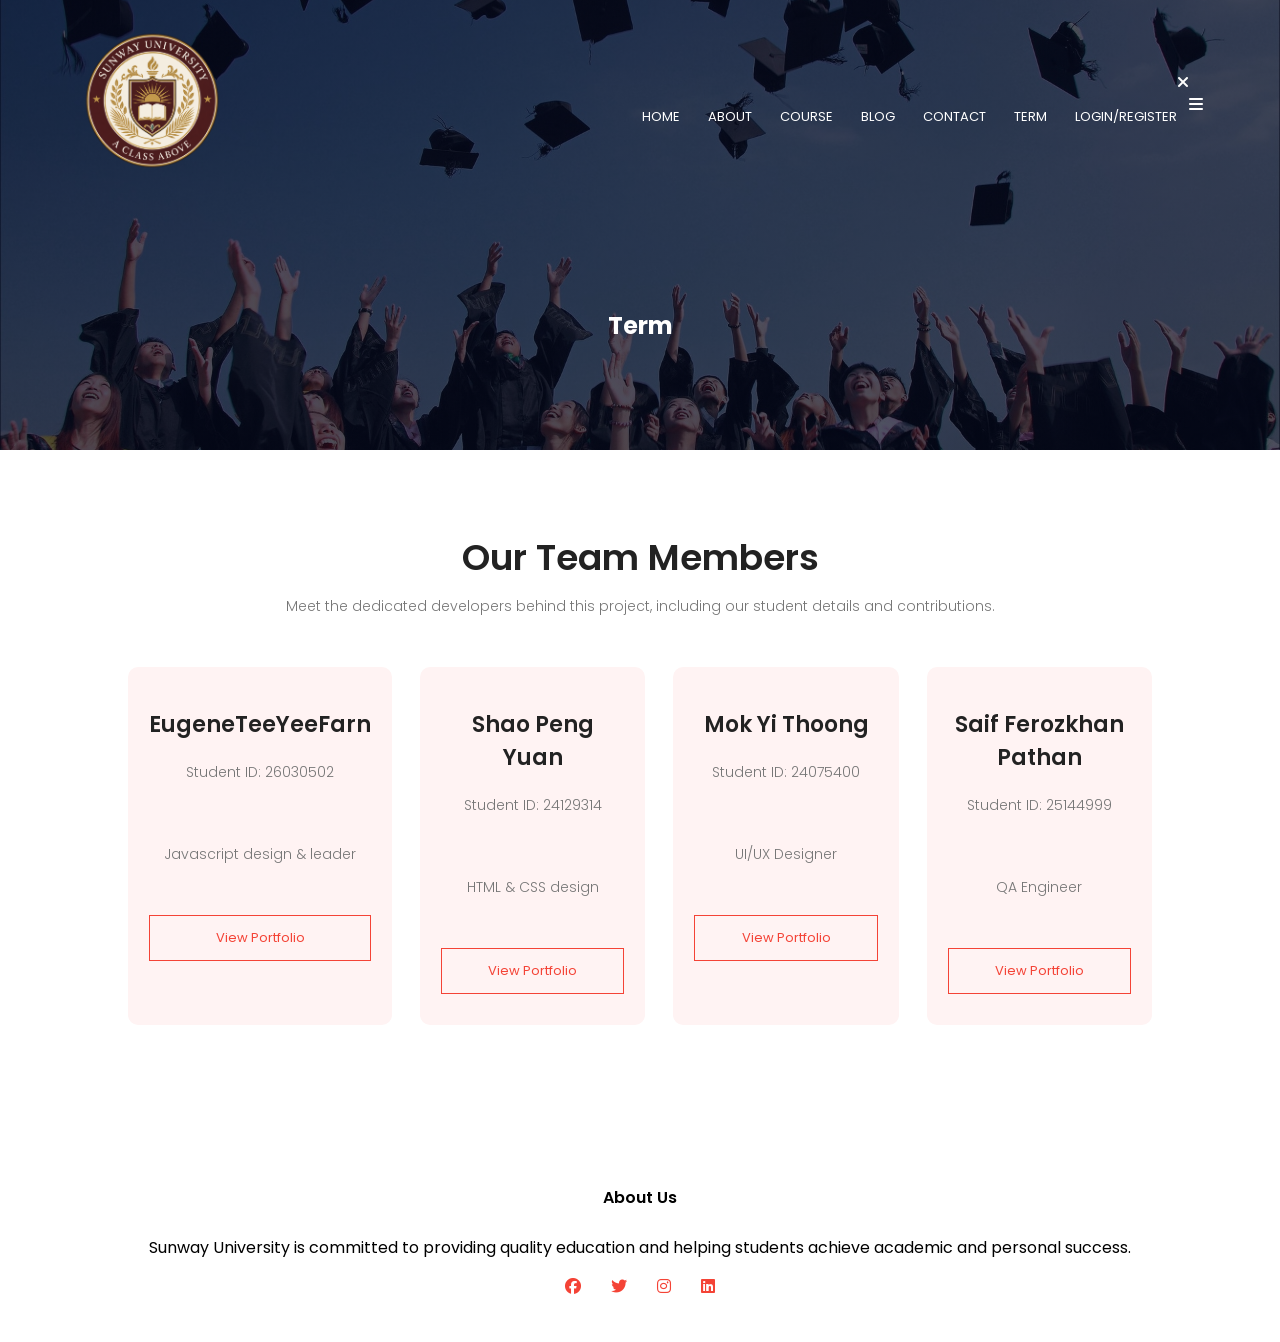
<file: version2/version1/education/term.html>
<!DOCTYPE html>
<html>
<head>
    <meta name="viewport" content="width=device-width, initial-scale=1.0">
    <title>University Website Design - Easy Tutorials</title>
    <link rel="stylesheet" href="style.css">
    <link href="https://fonts.googleapis.com/css2?family=Poppins:ital,wght@100;200;300;400;500;600;700&display=swap" rel="stylesheet">
    <link rel="stylesheet" href="https://cdnjs.cloudflare.com/ajax/libs/font-awesome/6.6.0/css/all.min.css">
</head>
<body>
    <section class="sub-header">
        <nav>
            <a href="index.html"><img src="web%20picture/sunway-university-seal-transparent.png"></a>
            <div class="nav-links" id="navLinks">
                <i class="fa fa-times" onclick="hideMenu()"></i>
                <ul>
                    <li><a href="index.html">HOME</a></li>
                    <li><a href="about.html">ABOUT</a></li>
                    <li><a href="course.html">COURSE</a></li>
                    <li><a href="blog.html">BLOG</a></li>
                    <li><a href="contact.html">CONTACT</a></li>
                    <li><a href="term.html">TERM</a></li>
                    <li><a href="auth_system.html">LOGIN/REGISTER</a></li>
                </ul>
            </div>
            <i class="fa fa-bars" onclick="showMenu()"></i>
        </nav>
        <h1>Term</h1>
    </section>
    <section class="team-section">
        <h1>Our Team Members</h1>
        <p>Meet the dedicated developers behind this project, including our student details and contributions.</p>

        <div class="team-row">
            <div class="member-card">
                <div class="member-info">
                    <h3>EugeneTeeYeeFarn</h3>
                    <p class="student-id">Student ID: 26030502</p>
                    <p class="member-role">Javascript design & leader</p>
                </div>
                <a href="portfolio-eugene.html" class="hero-btn red-btn">View Portfolio</a>
            </div>

            <div class="member-card">
                <div class="member-info">
                    <h3>Shao Peng Yuan</h3>
                    <p class="student-id">Student ID: 24129314</p>
                    <p class="member-role">HTML & CSS design</p>
                </div>
                <a href="portfolio-jimmy.html" class="hero-btn red-btn">View Portfolio</a>
            </div>

            <div class="member-card">
                <div class="member-info">
                    <h3>Mok Yi Thoong</h3>
                    <p class="student-id">Student ID: 24075400</p>
                    <p class="member-role">UI/UX Designer</p>
                </div>
                <a href="portfolio-member3.html" class="hero-btn red-btn">View Portfolio</a>
            </div>

            <div class="member-card">
                <div class="member-info">
                    <h3>Saif Ferozkhan Pathan</h3>
                    <p class="student-id">Student ID: 25144999</p>
                    <p class="member-role">QA Engineer</p>
                </div>
                <a href="portfolio-member4.html" class="hero-btn red-btn">View Portfolio</a>
            </div>
        </div>
    </section>
    <!-- Footer-->
    <section class="footer">
        <h4>About Us</h4>
        <p>Sunway University is committed to providing quality education and helping students achieve academic and personal success.</p>
        <div class="icons">
            <i class="fa-brands fa-facebook"></i>
            <i class="fa-brands fa-twitter"></i>
            <i class="fa-brands fa-instagram"></i>
            <i class="fa-brands fa-linkedin"></i>
        </div>
    </section>
<!-- 用于切换菜单的 JavaScript -->
<script>
    var navLinks = document.getElementById("navLinks");

    function showMenu(){
        navLinks.style.right= "0";
    }

    function hideMenu(){
        navLinks.style.right= "-200px";
    }
</script>

</body>
</html>
</file>
<file: version2/version1/education/index_design.css>
/* ============================================================
   index_design.css
   首页 index.html 专用样式

   包含：
   1. 全局基础样式
   2. 首页头部与导航栏
   3. 动态课程目录
   4. Courses / Campus / Facilities
   5. Testimonials / CTA / Footer
   6. 首页移动端响应式设计
   ============================================================ */

/* ============================================
   全局重置样式
   清除浏览器默认边距，统一字体
   ============================================ */
*{
    margin:0;
    padding: 0;
    font-family:'Poppins',sans-serif;
}

/* ============================================
   首页头部横幅 (Header)
   全屏背景大图 + 深色半透明遮罩
   ============================================ */
.header{
    min-height: 100vh;              /* 最小高度占满整个视口 */
    width: 100%;
    background-image:linear-gradient(rgba(4,9,30,0.7),rgba(4,9,30,0.7)),url('web picture/sunway-square-lakeside-campus-rendering.jpg');  /* 深色渐变叠加背景图 */
    background-position: center;    /* 背景图居中 */
    background-size:cover ;         /* 背景图覆盖整个区域 */
    position: relative;             /* 相对定位，为内部绝对定位元素提供参照 */
}

/* ============================================
   导航栏
   ============================================ */
nav{
    display:flex;                   /* 弹性布局 */
    padding: 2% 6%;
    justify-content: space-between; /* 两端对齐：logo 在左，菜单在右 */
    align-items: center;            /* 垂直居中 */
}
nav img{
    width:150px;                    /* Logo 宽度 */
}

/* 导航链接容器 */
.nav-links{
    flex:1;                         /* 占满剩余空间 */
    text-align: right;              /* 链接靠右对齐 */
}

/* 导航链接列表项 */
.nav-links ul li{
    list-style:none;                /* 去掉列表圆点 */
    display:inline-block;           /* 横向排列 */
    padding:8px 12px;
    position:relative;              /* 为 ::after 伪元素提供定位参照 */
}

/* 导航链接文字 */
.nav-links ul li a{
    color:#fff;                     /* 白色文字 */
    text-decoration: none;          /* 去掉下划线 */
    font-size:13px;
}

/* 导航链接悬停下划线（默认不显示） */
.nav-links ul li::after{
    content: '';                    /* 必须设置 content */
    width: 0%;                      /* 默认宽度为 0，不可见 */
    height: 2px;
    background: #f44336;            /* 红色下划线 */
    display:block;
    margin:auto;
    transition:0.5s;                /* 过渡动画 0.5 秒 */
}

/* 鼠标悬停时下划线展开 */
.nav-links ul li:hover::after{
    width: 100%;                    /* 下划线展开到 100% */
}

/* ============================================
   首页居中文字区域
   绝对定位 + transform 实现完美居中
   ============================================ */
.text-box{
    width:90%;
    color:#fff;
    position:absolute;
    top:50%;
    left:50%;
    transform: translate(-50%,-50%);  /* 将元素左上角移到中心，再用 translate 回移 50%，实现真正居中 */
    text-align: center;
}

.text-box h1{
    font-size:62px;
}

.text-box p{
    margin:10px 0 40px;
    font-size:14px;
    color:#fff;
}

/* ============================================
   Hero 按钮 (首页的 "Visit Us To Know More")
   透明背景 + 白色边框，悬停变为红色
   ============================================ */
.hero-btn{
    display:inline-block;
    text-decoration: none;
    color: #fff;
    border:1px solid #fff;          /* 白色细边框 */
    padding:12px 34px;
    font-size: 13px;
    background: transparent;        /* 透明背景 */
    position: relative;
    cursor:pointer;                 /* 鼠标变手型 */
}

.hero-btn:hover{
    border:1px solid #f44336;       /* 悬停变红色边框 */
    background: #f44336;            /* 悬停变红色背景 */
    transition: 1s;
}

/* ============================================
   手机端响应式布局 (屏幕宽度 ≤ 700px)
   导航栏变为侧边菜单，标题字号缩小
   ============================================ */
@media(max-width: 700px){
    .text-box h1{
        font-size:20px;             /* 手机端标题缩小 */
    }
    .nav-links ul li{
        display:block;              /* 菜单项竖排 */
    }
    .nav-links{
        position: absolute;         /* 绝对定位，变为侧边抽屉菜单 */
        background: #f44336;        /* 红色背景 */
        height: 100vh;              /* 占满全屏高度 */
        width:200px;
        top: 0;
        right: -200px;              /* 默认隐藏在右侧屏幕外 */
        text-align: left;
        z-index: 2;                 /* 确保在图片上层 */
        transition: 1s;             /* 滑入滑出动画 */
    }
    nav .fa{
        display:block;              /* 显示菜单图标（汉堡菜单） */
        color:#fff;
        margin:10px;
        font-size: 22px;
        cursor:pointer;
    }
    .nav-links ul{
        padding:30px;
    }
}

/* ============================================
   课程板块 (Course)
   三列卡片展示不同类型的课程
   ============================================ */
.course{
    width:80%;
    margin:auto;                    /* 居中 */
    text-align:center;
    padding-top:100px;
}

.row{
    margin-top:5%;
    display:flex;                   /* 弹性布局，子元素横向排列 */
    justify-content: space-between; /* 均分间距 */
    position: relative;
}

.course-col{
    flex-basis:31%;                 /* 每个卡片占 31% 宽度，三列刚好 */
    background:#fff3f3;             /* 浅粉色背景 */
    border-radius:10px;             /* 圆角 */
    margin-bottom:5%;
    padding:20px 12px;
    box-sizing: border-box;         /* padding 包含在宽度内 */
    transition: 0.5s;
}

h3{
    text-align: center;
    font-weight:600;
    margin:10px 0;
}

.course-col:hover{
    box-shadow: 0 0 20px 0px rgba(0,0,0,0.2);  /* 悬停时显示阴影，卡片"浮起"效果 */
}

/* 手机端：课程卡片改为竖排 */
@media(max-width: 700px){
    .row{
        flex-direction: column;     /* 弹性方向改为纵向 */
    }
}

/* ============================================
   校区展示板块 (Campus)
   图片 + 悬停红色遮罩 + 文字从底部上浮
   ============================================ */
.campus{
    width: 80%;
    margin:auto;
    text-align: center;
    padding-top: 50px;
}
.campus-col{
    flex-basis:32%;
    border-radius:10px;
    margin-bottom:30px;
    position: relative;             /* 为遮罩层提供定位 */
    overflow: hidden;               /* 隐藏超出圆角的部分 */
}
.campus-img {
    width: 100%;
    height: 350px;
    object-fit: cover;              /* 保持比例裁剪，确保三张图高度一致 */
    display: block;                 /* 消除图片底部空隙 */
}

/* 红色遮罩层（默认透明） */
.layer{
    background:transparent;
    height:100%;
    width: 100%;
    position:absolute;              /* 覆盖在图片之上 */
    left:0;
    top:0;
    transition: 0.5s;
}

.layer:hover{
    background:rgba(226,0,0,0.7);   /* 悬停时显示半透明红色遮罩 */
}

/* 校区名称（默认在底部隐藏） */
.layer h3{
    width:100%;
    font-weight:500;
    color:#fff;
    font-size:26px;
    bottom:0;                       /* 初始位置在底部 */
    left:50%;
    transform: translateX(-50%);    /* 水平居中 */
    position:absolute;
    opacity: 0;                     /* 默认透明不可见 */
    transition: 0.5s;
}

/* 悬停时文字上浮到中间并显示 */
.layer:hover h3{
    bottom:49%;
    opacity: 1;
}

/* ============================================
   设施介绍板块 (Facilities)
   三列图文卡片（图书馆、操场、食堂等）
   ============================================ */
.facilities{
    width:80%;
    margin:auto;
    text-align:center;
    padding-top:100px;
}

.facilities-col{
    flex-basis:31%;
    border-radius:10px;
    margin-bottom:5%;
    text-align: left;
}

.facilities-col img{
    width:100%;
    border-radius: 10px;
}

.facilities-col p{
    padding:0;
}
.facilities-col h3{
    margin-top:16px;
    margin-bottom: 15px;
    text-align: left;
}

/* ============================================
   学生评价板块 (Testimonials)
   两列布局，带头像 + 五星评价
   ============================================ */
.testimonials{
    width:80%;
    margin:auto;
    padding-top:100px;
    text-align:center;
}

.testimonial-col{
    flex-basis:44%;
    border-radius:10px;
    margin-bottom:5%;
    text-align: left;
    background:#fff3f3;             /* 浅粉色背景 */
    padding:25px;
    cursor:pointer;
    display:flex;                   /* 头像和文字横向排列 */
}

.testimonial-col img{
    height:40px;
    margin-left:5px;
    margin-right:30px;
    border-radius: 50%;             /* 圆形头像 */
}

.testimonial-col p{
    padding:0;
}

.testimonial-col h3{
    margin-top:15px;
    text-align: left;
}

/* 评价星星颜色（实心、空心、常规图标统一红色） */
.testimonial-col .fa{
    color:#f44336;
}

.testimonial-col .fa-regular{
    color:#f44336;
}

.testimonial-col .fa-solid{
    color:#f44336;
}

/* 手机端：头像边距缩小 */
@media(max-width: 700px){
    .testimonial-col img{
        margin-left:0px;
        margin-right:15px;
    }
}

/*Review in Index CSS*/

.review-box {
    max-width: 600px;
    margin: 50px auto 0;
    background: #fff3f3;
    border-radius: 8px;
    padding: 30px;
    text-align: center;
}
.review-box h3 {
    margin-bottom: 10px;
}
.star-rating {
    font-size: 28px;
    color: #f44336;
    cursor: pointer;
    margin-bottom: 5px;
}
.star-rating i {
    margin: 0 4px;
}
.rating-label {
    font-size: 13px;
    color: #555;
    margin-bottom: 15px;
}
.review-box textarea,
.review-box input[type="text"] {
    width: 100%;
    padding: 12px;
    border: 1px solid #ddd;
    border-radius: 5px;
    margin-bottom: 15px;
    font-family: 'Poppins', sans-serif;
}
.review-box textarea {
    resize: vertical;
    min-height: 90px;
}
.char-count {
    text-align: right;
    font-size: 12px;
    color: #888;
    margin: 5px 0 15px;
}
.char-count.limit-reached {
    color: #f44336;
    font-weight: 600;
}

/* ============================================
   行动号召板块 (Call to Action)
   又一横幅背景 + "Enroll Now" 按钮
   ============================================ */
.cta{
    margin:100px auto;
    width:80%;
    background-image:linear-gradient(rgba(0,0,0,0.7),rgba(0,0,0,0.7)),url(images/banner2.jpg);
    background-position: center;
    background-size:cover;
    border-radius:10px;
    text-align: center;
    padding:100px 0;
}

.cta h1{
    color:#fff;
    margin-bottom:40px;
    padding:0;
}

@media(max-width: 700px){
    .cta h1{
        font-size:24px;
    }
}

/* ============================================
   页脚 (Footer)
   版权信息 + 社交媒体图标
   ============================================ */
.footer{
    width:100%;
    text-align: center;
    padding: 30px 0;
}

.footer h4{
    margin-bottom:25px;
    margin-top:20px;
    font-weight:600;
}

/* 社交媒体图标样式 */
.icons .fa-brands{
    color:#f44336;                  /* 红色图标 */
    margin:0 13px;
    cursor:pointer;
    padding:18px 0;
}

/* 空心爱心图标变红 */
.fa-heart-o{
    color:#f44336;
}

/* 页脚实心爱心变红 */
.footer .fa-heart {
    color: #f44336;
}

/* ============================================
   Dynamic courses and services catalogue
   ============================================ */
.catalogue {
    width: 80%;
    margin: auto;
    padding: 90px 0 35px;
}

.catalogue-heading {
    text-align: center;
}

.section-kicker {
    display: inline-block;
    color: #f44336;
    font-size: 12px;
    font-weight: 600;
    letter-spacing: 1.5px;
    text-transform: uppercase;
    margin-bottom: 8px;
}

.catalogue-heading h1 { font-size: 34px; color: #222; }
.catalogue-heading p { color: #666; font-size: 14px; margin-top: 8px; }

.catalogue-controls {
    display: grid;
    grid-template-columns: 2fr 1fr 1fr;
    gap: 16px;
    padding: 22px;
    margin-top: 35px;
    background: #fff3f3;
    border-radius: 12px;
}

.catalogue-field { display: block; color: #555; font-size: 12px; font-weight: 600; }
.catalogue-field > span { display: block; margin-bottom: 7px; }
.catalogue-field input, .catalogue-field select {
    width: 100%; box-sizing: border-box; border: 1px solid #e2d7d7; border-radius: 6px;
    background: #fff; color: #333; padding: 11px 12px; outline-color: #f44336; font: inherit;
}
.search-input-wrap { position: relative; }
.search-input-wrap i { position: absolute; top: 13px; left: 12px; color: #f44336; font-size: 13px; }
.search-input-wrap input { padding-left: 34px; }
.catalogue-results { color: #777; font-size: 13px; margin: 20px 0 15px; }

.catalogue-grid { display: grid; grid-template-columns: repeat(3, 1fr); gap: 20px; }
.catalogue-card { display: flex; flex-direction: column; min-height: 210px; padding: 22px; border: 1px solid #eee; border-radius: 12px; box-shadow: 0 5px 18px rgba(0,0,0,.05); transition: transform .25s, box-shadow .25s; }
.catalogue-card:hover { transform: translateY(-5px); box-shadow: 0 12px 25px rgba(0,0,0,.11); }
.catalogue-card-top, .catalogue-card-bottom { display: flex; align-items: center; justify-content: space-between; gap: 10px; }
.catalogue-icon { display: grid; place-items: center; width: 38px; height: 38px; border-radius: 50%; background: #fff0ef; color: #f44336; }
.catalogue-tag { color: #a43a32; background: #fff3f3; border-radius: 20px; padding: 5px 9px; font-size: 10px; font-weight: 600; text-transform: uppercase; }
.catalogue-card h3 { text-align: left; margin: 18px 0 8px; color: #222; font-size: 18px; }
.catalogue-card p { color: #777; font-size: 13px; line-height: 1.55; }
.catalogue-card-bottom { margin-top: auto; padding-top: 18px; color: #f44336; font-size: 13px; }
.catalogue-card-bottom a { color: #555; text-decoration: none; font-weight: 500; }
.catalogue-card-bottom a:hover { color: #f44336; }
.catalogue-empty { grid-column: 1 / -1; text-align: center; padding: 45px; color: #777; background: #fafafa; border-radius: 10px; }
.catalogue-empty i { font-size: 28px; color: #f44336; margin-bottom: 10px; }

@media(max-width: 700px) {
    .catalogue { padding-top: 65px; }
    .catalogue-heading h1 { font-size: 27px; }
    .catalogue-controls, .catalogue-grid { grid-template-columns: 1fr; }
    .catalogue-controls { padding: 18px; }
}
</file>
<file: version2/version1/education/theme.css>
/* ============================================
   Dark / Light Mode Toggle - shared stylesheet
   Load this AFTER the page's own CSS file so it
   can override it. Toggling adds/removes the
   "dark-mode" class on <html> (see theme.js).
   ============================================ */

/* Smooth, graceful colour switch instead of a hard jump */
* {
    transition: background-color 0.25s ease, color 0.25s ease, border-color 0.25s ease;
}

/* ---- Toggle button (added to the nav on every page) ---- */
.theme-toggle {
    background: transparent;
    border: 2px solid #fff;
    color: #fff;
    padding: 6px 14px;
    border-radius: 20px;
    cursor: pointer;
    font-size: 13px;
    font-family: 'Poppins', sans-serif;
    display: inline-flex;
    align-items: center;
    gap: 6px;
    margin-left: 15px;
}
.theme-toggle:hover {
    background: #f44336;
    border-color: #f44336;
}
.dark-mode .theme-toggle {
    border-color: #e6e6e6;
    color: #e6e6e6;
}
.theme-toggle:hover {
    background: #f44336;
    border-color: #f44336;
}
.dark-mode .theme-toggle {
    border-color: #e6e6e6;
    color: #e6e6e6;
}

/* ---- Base page colours ---- */
.dark-mode body {
    background: #121212;
    color: #e6e6e6;
}

/* ---- Nav + mobile drawer menu (same markup on every page) ---- */
.dark-mode .nav-links ul li a {
    color: #e6e6e6;
}

@media (max-width: 700px) {
    .dark-mode .nav-links {
        background: #1a1a1a;
    }
}

/* ---- Footer (same markup on every page) ---- */
.dark-mode .footer {
    background: #0d0d0d;
    color: #cfcfcf;
}
.dark-mode .footer h4 {
    color: #fff;
}

/* ---- Headings / paragraphs on normal content sections ---- */
.dark-mode section:not(.header):not(.sub-header):not(.cta) h1,
.dark-mode section:not(.header):not(.sub-header):not(.cta) h2,
.dark-mode section:not(.header):not(.sub-header):not(.cta) h3 {
    color: #f5f5f5;
}
.dark-mode section:not(.header):not(.sub-header):not(.cta) p {
    color: #c7c7c7;
}

/* ---- Card style blocks used across the site ---- */
.dark-mode .course-col,
.dark-mode .facilities-col,
.dark-mode .testimonial-col,
.dark-mode .about-col,
.dark-mode .contact-col,
.dark-mode .catalogue-card,
.dark-mode .member-card,
.dark-mode .profile-card,
.dark-mode .portfolio-section,
.dark-mode .comment-box,
.dark-mode .review-box {
    background: #1e1e1e;
    border-color: #333;
    box-shadow: none;
}
.dark-mode .rating-label {
    color: #aaa;
}

/* ---- Blog article extras ---- */
.dark-mode blockquote {
    background: #1e1e1e;
    color: #ddd;
    border-left-color: #f44336;
}
.dark-mode mark {
    background: #6b5200;
    color: #fff;
}

/* ---- Forms (contact, blog comment, review box, auth system, catalogue search) ---- */
.dark-mode input,
.dark-mode textarea,
.dark-mode select {
    background: #1e1e1e;
    color: #e6e6e6;
    border-color: #444;
}
.dark-mode input::placeholder,
.dark-mode textarea::placeholder {
    color: #888;
}
.dark-mode .form-box,
.dark-mode .container,
.dark-mode .catalogue-field,
.dark-mode .search-input-wrap {
    background: #1a1a1a;
    border-color: #333;
}

/* ---- Auth system multi-step form ---- */
.dark-mode .step-indicator {
    background: #2a2a2a;
    color: #ccc;
}
.dark-mode .progress-line {
    background: #333;
}

/* ---- Links ---- */
.dark-mode a {
    color: #ff7b72;
}
.theme-toggle-fixed {
    position: fixed;
    top: 15px;
    right: 15px;
    border-color: #f44336;
    color: #f44336;
    z-index: 10;
}
</file>
<file: version2/version1/education/about_design.css>
/* ============================================
   全局重置样式
   清除浏览器默认边距，统一字体
   ============================================ */
*{
    margin: 0;
    padding: 0;
    font-family: 'Poppins', sans-serif;
}

/* ============================================
   导航栏
   ============================================ */
nav{
    display: flex;
    padding: 2% 6%;
    justify-content: space-between;
    align-items: center;
}

nav img{
    width: 150px;
}

.nav-links{
    flex: 1;
    text-align: right;
}

.nav-links ul li{
    list-style: none;
    display: inline-block;
    padding: 8px 12px;
    position: relative;
}

.nav-links ul li a{
    color: #fff;
    text-decoration: none;
    font-size: 13px;
}

.nav-links ul li::after{
    content: '';
    width: 0%;
    height: 2px;
    background: #f44336;
    display: block;
    margin: auto;
    transition: 0.5s;
}

.nav-links ul li:hover::after{
    width: 100%;
}

/* 菜单图标在桌面端隐藏 */
nav .fa{
    display: none;
}

/* ============================================
   子页面顶部横幅
   ============================================ */
.sub-header{
    height: 50vh;
    width: 100%;
    background-image:
        linear-gradient(rgba(4,9,30,0.7), rgba(4,9,30,0.7)),
        url(images/background.jpg);
    background-position: center;
    background-size: cover;
    text-align: center;
    color: #fff;
}

.sub-header h1{
    margin-top: 100px;
}

/* ============================================
   通用两列布局
   ============================================ */
.row{
    margin-top: 5%;
    display: flex;
    justify-content: space-between;
    position: relative;
}

/* ============================================
   About Us 页面内容
   ============================================ */
.about-us{
    width: 80%;
    margin: auto;
    padding-top: 80px;
    padding-bottom: 50px;
}

.about-col{
    flex-basis: 48%;
    padding: 30px 2px;
}

.about-col img{
    width: 100%;
}

.about-col h1{
    padding-top: 0;
}

.about-col p{
    padding: 15px 0 25px;
}

/* ============================================
   按钮样式
   ============================================ */
.hero-btn{
    display: inline-block;
    text-decoration: none;
    color: #fff;
    border: 1px solid #fff;
    padding: 12px 34px;
    font-size: 13px;
    background: transparent;
    position: relative;
    cursor: pointer;
}

.hero-btn:hover{
    border: 1px solid #f44336;
    background: #f44336;
    transition: 1s;
}

.red-btn{
    border: 1px solid #f44336;
    background: transparent;
    color: #f44336;
}

.red-btn:hover{
    color: #fff;
}

/* ============================================
   页脚
   ============================================ */
.footer{
    width: 100%;
    text-align: center;
    padding: 30px 0;
}

.footer h4{
    margin-bottom: 25px;
    margin-top: 20px;
    font-weight: 600;
}

.icons .fa-brands{
    color: #f44336;
    margin: 0 13px;
    cursor: pointer;
    padding: 18px 0;
}

.fa-heart-o,
.footer .fa-heart{
    color: #f44336;
}

/* ============================================
   手机端响应式布局
   ============================================ */
@media(max-width: 700px){
    .nav-links ul li{
        display: block;
    }

    .nav-links{
        position: absolute;
        background: #f44336;
        height: 100vh;
        width: 200px;
        top: 0;
        right: -200px;
        text-align: left;
        z-index: 2;
        transition: 1s;
    }

    nav .fa{
        display: block;
        color: #fff;
        margin: 10px;
        font-size: 22px;
        cursor: pointer;
    }

    .nav-links ul{
        padding: 30px;
    }

    .sub-header h1{
        font-size: 24px;
    }

    .row{
        flex-direction: column;
    }

    .about-us{
        width: 90%;
        padding-top: 50px;
    }

    .about-col{
        padding: 20px 0;
    }
}
</file>
<file: version2/version1/education/auth_system_design.css>
/* Global CSS Reset */
* {
    margin: 0;
    padding: 0;
    box-sizing: border-box;
    font-family: 'Poppins', sans-serif;
}

/* Body styling: Centered content with a background image and gradient overlay */
body {
    display: flex;
    justify-content: center;
    align-items: center;
    min-height: 100vh;
    background-image: linear-gradient(rgba(4,9,30,0.7), rgba(4,9,30,0.7)), url('https://images.unsplash.com/photo-1541339907198-e08756dedf3f?ixlib=rb-1.2.1&auto=format&fit=crop&w=1950&q=80');
    background-size: cover;
    background-position: center;
}

/* Main container for the forms */
.container {
    width: 400px;
    background: #fff;
    border-radius: 10px;
    box-shadow: 0 0 20px 0px rgba(0,0,0,0.2);
    position: relative;
    overflow: hidden; /* Hide the form that is currently out of view */
    min-height: 550px;
}

/* Styling for the individual form containers (Login and Register) */
.form-box {
    width: 100%;
    height: 100%;
    padding: 40px 30px;
    position: absolute;
    top: 0;
    transition: 0.5s ease-in-out; /* Smooth sliding animation */
    display: flex;
    flex-direction: column;
}

/* Initial positions for the forms */
#login-form { left: 0; } /* Visible by default */
#register-form { left: 100%; } /* Hidden to the right by default */

/* Form headings */
h2 {
    text-align: center;
    color: #222;
    margin-bottom: 25px;
    font-weight: 600;
}

/* Input field container styling */
.input-group {
    margin-bottom: 18px;
    position: relative;
}

/* Input field styling */
.input-group input {
    width: 100%;
    padding: 12px 15px 12px 40px; /* Padding on left to accommodate the icon */
    border: 1px solid #ccc;
    border-radius: 5px;
    outline: none;
    background: #f0f0f0;
    font-size: 14px;
    transition: 0.3s;
}

/* Input field focus state */
.input-group input:focus {
    border-color: #f44336;
    background: #fff;
}

/* Icon styling inside the input group */
.input-group i {
    position: absolute;
    left: 15px;
    top: 50%;
    transform: translateY(-50%);
    color: #999;
}

/* Individual field error message styling (hidden by default) */
.error-msg {
    color: #f44336;
    font-size: 12px;
    margin-top: 5px;
    display: none;
}

/* Global error message styling (e.g., invalid login, email exists) */
.global-error {
    color: #fff;
    background: #f44336;
    padding: 10px;
    border-radius: 5px;
    font-size: 13px;
    text-align: center;
    margin-bottom: 15px;
    display: none;
}

/* Primary button styling */
.btn {
    width: 100%;
    padding: 12px;
    background: #f44336;
    color: #fff;
    border: none;
    border-radius: 5px;
    cursor: pointer;
    font-size: 16px;
    font-weight: 500;
    transition: 0.3s;
    margin-top: 10px;
}

/* Primary button hover state */
.btn:hover { background: #d32f2f; }

/* Outline button styling (used for 'Previous' buttons) */
.btn-outline {
    background: transparent;
    color: #f44336;
    border: 1px solid #f44336;
}

/* Outline button hover state */
.btn-outline:hover {
    background: #f44336;
    color: #fff;
}

/* Container for the form toggle link (e.g., 'Register Now' or 'Back to Login') */
.toggle-box {
    text-align: center;
    margin-top: auto; /* Push to the bottom of the form-box */
    padding-top: 20px;
    font-size: 14px;
    color: #555;
}

/* Toggle link styling */
.toggle-box a {
    color: #f44336;
    text-decoration: none;
    font-weight: 600;
}

/* Progress bar container styling */
.progress-bar {
    display: flex;
    justify-content: space-between;
    margin-bottom: 30px;
    position: relative;
}

/* Background track for the progress bar */
.progress-bar::before {
    content: '';
    position: absolute;
    top: 50%;
    left: 0;
    transform: translateY(-50%);
    width: 100%;
    height: 3px;
    background: #e0e0e0;
    z-index: 1;
}

/* Active line indicating current progress */
.progress-line {
    position: absolute;
    top: 50%;
    left: 0;
    transform: translateY(-50%);
    width: 0%;
    height: 3px;
    background: #f44336;
    z-index: 2;
    transition: 0.4s ease-in-out;
}

/* Styling for the circular step indicators (1, 2, 3) */
.step-indicator {
    width: 30px;
    height: 30px;
    border-radius: 50%;
    background: #e0e0e0;
    color: #555;
    display: flex;
    justify-content: center;
    align-items: center;
    font-weight: 600;
    font-size: 14px;
    z-index: 3;
    transition: 0.4s ease-in-out;
}

/* Styling for active and completed step indicators */
.step-indicator.active, .step-indicator.completed {
    background: #f44336;
    color: #fff;
}

/* Registration step container styling (hidden by default) */
.form-step {
    display: none;
    animation: fadeIn 0.5s;
}

/* Display the currently active registration step */
.form-step.active { display: block; }

/* Container for button groupings (e.g., Next/Previous) */
.btn-group {
    display: flex;
    justify-content: space-between;
    gap: 10px;
}

/* Fade-in animation for step transitions */
@keyframes fadeIn {
    from { opacity: 0; transform: translateY(10px); }
    to { opacity: 1; transform: translateY(0); }
}

/* Container for checkboxes (e.g., Terms & Conditions) */
.checkbox-group {
    display: flex;
    align-items: center;
    margin-bottom: 15px;
    font-size: 13px;
    color: #555;
}

.checkbox-group input { margin-right: 10px; }
</file>
<file: version2/version1/education/blog_design.css>
/* ============================================
   全局重置样式
   ============================================ */
*{
    margin: 0;
    padding: 0;
    font-family: 'Poppins', sans-serif;
}

/* ============================================
   导航栏
   ============================================ */
nav{
    display: flex;
    padding: 2% 6%;
    justify-content: space-between;
    align-items: center;
}

nav img{
    width: 150px;
}

.nav-links{
    flex: 1;
    text-align: right;
}

.nav-links ul li{
    list-style: none;
    display: inline-block;
    padding: 8px 12px;
    position: relative;
}

.nav-links ul li a{
    color: #fff;
    text-decoration: none;
    font-size: 13px;
}

.nav-links ul li::after{
    content: '';
    width: 0%;
    height: 2px;
    background: #f44336;
    display: block;
    margin: auto;
    transition: 0.5s;
}

.nav-links ul li:hover::after{
    width: 100%;
}

nav .fa{
    display: none;
}

/* ============================================
   子页面顶部横幅
   ============================================ */
.sub-header{
    height: 50vh;
    width: 100%;
    background-image:
        linear-gradient(rgba(4,9,30,0.7), rgba(4,9,30,0.7)),
        url(images/background.jpg);
    background-position: center;
    background-size: cover;
    text-align: center;
    color: #fff;
}

.sub-header h1{
    margin-top: 100px;
}

/* ============================================
   通用布局
   ============================================ */
.row{
    margin-top: 5%;
    display: flex;
    justify-content: space-between;
    position: relative;
}

/* ============================================
   Blog 页面主体
   ============================================ */
.blog-content{
    width: 80%;
    margin: auto;
    padding: 60px 0;
}

.blog-left{
    flex-basis: 65%;
}

.blog-left img{
    width: 100%;
}

.blog-left h2{
    color: #222;
    font-weight: 600;
    margin: 30px 0;
}

.blog-left p{
    color: #999;
    padding: 0;
}

.blog-right{
    flex-basis: 32%;
}

.blog-right h3{
    background: #f44336;
    color: #fff;
    padding: 7px 0;
    font-size: 16px;
    margin-bottom: 20px;
    text-align: center;
}

.blog-right div{
    display: flex;
    align-items: center;
    justify-content: space-between;
    color: #555;
    padding: 8px;
    box-sizing: border-box;
}

/* ============================================
   评论区
   ============================================ */
.comment-box{
    border: 1px solid #ccc;
    margin: 50px 0;
    padding: 10px 20px;
}

.comment-box h3{
    text-align: left;
    font-weight: 600;
    margin: 10px 0;
}

.comment-form input,
.comment-form textarea{
    width: 100%;
    padding: 10px;
    margin: 15px 0;
    box-sizing: border-box;
    border: none;
    outline: none;
    background: #f0f0f0;
}

.comment-form button{
    margin: 10px 0;
}

/* ============================================
   按钮样式
   ============================================ */
.hero-btn{
    display: inline-block;
    text-decoration: none;
    color: #fff;
    border: 1px solid #fff;
    padding: 12px 34px;
    font-size: 13px;
    background: transparent;
    position: relative;
    cursor: pointer;
}

.hero-btn:hover{
    border: 1px solid #f44336;
    background: #f44336;
    transition: 1s;
}

.red-btn{
    border: 1px solid #f44336;
    background: transparent;
    color: #f44336;
}

.red-btn:hover{
    color: #fff;
}

/* ============================================
   页脚
   ============================================ */
.footer{
    width: 100%;
    text-align: center;
    padding: 30px 0;
}

.footer h4{
    margin-bottom: 25px;
    margin-top: 20px;
    font-weight: 600;
}

.icons .fa-brands{
    color: #f44336;
    margin: 0 13px;
    cursor: pointer;
    padding: 18px 0;
}

.fa-heart-o,
.footer .fa-heart{
    color: #f44336;
}

/* ============================================
   手机端响应式布局
   ============================================ */
@media(max-width: 700px){
    .nav-links ul li{
        display: block;
    }

    .nav-links{
        position: absolute;
        background: #f44336;
        height: 100vh;
        width: 200px;
        top: 0;
        right: -200px;
        text-align: left;
        z-index: 2;
        transition: 1s;
    }

    nav .fa{
        display: block;
        color: #fff;
        margin: 10px;
        font-size: 22px;
        cursor: pointer;
    }

    .nav-links ul{
        padding: 30px;
    }

    .sub-header h1{
        font-size: 24px;
    }

    .row{
        flex-direction: column;
    }

    .blog-content{
        width: 90%;
        padding: 40px 0;
    }

    .blog-right{
        margin-top: 20px;
    }
}
</file>
<file: version2/version1/education/contact_design.css>
/* ============================================
   全局重置样式
   清除浏览器默认边距，统一字体
   ============================================ */
*{
    margin: 0;
    padding: 0;
    font-family: 'Poppins', sans-serif;
}

/* ============================================
   导航栏
   ============================================ */
nav{
    display: flex;
    padding: 2% 6%;
    justify-content: space-between;
    align-items: center;
}

nav img{
    width: 150px;
}

.nav-links{
    flex: 1;
    text-align: right;
}

.nav-links ul li{
    list-style: none;
    display: inline-block;
    padding: 8px 12px;
    position: relative;
}

.nav-links ul li a{
    color: #fff;
    text-decoration: none;
    font-size: 13px;
}

.nav-links ul li::after{
    content: '';
    width: 0%;
    height: 2px;
    background: #f44336;
    display: block;
    margin: auto;
    transition: 0.5s;
}

.nav-links ul li:hover::after{
    width: 100%;
}

/* Font Awesome 菜单图标默认隐藏 */
nav .fa{
    display: none;
}

/* ============================================
   子页面顶部横幅
   ============================================ */
.sub-header{
    height: 50vh;
    width: 100%;
    background-image:
        linear-gradient(rgba(4,9,30,0.7), rgba(4,9,30,0.7)),
        url(images/background.jpg);
    background-position: center;
    background-size: cover;
    text-align: center;
    color: #fff;
}

.sub-header h1{
    margin-top: 100px;
}

/* ============================================
   通用两列布局
   ============================================ */
.row{
    margin-top: 5%;
    display: flex;
    justify-content: space-between;
    position: relative;
}

/* ============================================
   联系页面地图区域
   ============================================ */
.location{
    width: 80%;
    margin: auto;
    padding: 80px 0;
}

.map-frame{
    width: 100%;
    height: 450px;
    border: 0;
}

/* ============================================
   联系信息与留言表单
   ============================================ */
.contact-us{
    width: 80%;
    margin: auto;
}

.contact-col{
    flex-basis: 48%;
    margin-bottom: 30px;
}

.contact-col div{
    display: flex;
    align-items: center;
    margin-bottom: 40px;
}

.contact-col div .fa-solid{
    font-size: 28px;
    color: #f44336;
    margin: 10px 30px 10px 10px;
}

.contact-col div p{
    padding: 0;
}

.contact-col div h5{
    font-size: 20px;
    margin-bottom: 5px;
    color: #555;
    font-weight: 400;
}

.contact-col input,
.contact-col textarea{
    width: 100%;
    padding: 15px;
    margin-bottom: 17px;
    outline: none;
    border: 1px solid #ccc;
    box-sizing: border-box;
}

/* ============================================
   按钮样式
   ============================================ */
.hero-btn{
    display: inline-block;
    text-decoration: none;
    color: #fff;
    border: 1px solid #fff;
    padding: 12px 34px;
    font-size: 13px;
    background: transparent;
    position: relative;
    cursor: pointer;
}

.hero-btn:hover{
    border: 1px solid #f44336;
    background: #f44336;
    transition: 1s;
}

.red-btn{
    border: 1px solid #f44336;
    background: transparent;
    color: #f44336;
}

.red-btn:hover{
    color: #fff;
}

/* ============================================
   页脚
   ============================================ */
.footer{
    width: 100%;
    text-align: center;
    padding: 30px 0;
}

.footer h4{
    margin-bottom: 25px;
    margin-top: 20px;
    font-weight: 600;
}

.icons .fa-brands{
    color: #f44336;
    margin: 0 13px;
    cursor: pointer;
    padding: 18px 0;
}

.fa-heart-o,
.footer .fa-heart{
    color: #f44336;
}

/* ============================================
   手机端响应式布局
   ============================================ */
@media(max-width: 700px){
    .nav-links ul li{
        display: block;
    }

    .nav-links{
        position: absolute;
        background: #f44336;
        height: 100vh;
        width: 200px;
        top: 0;
        right: -200px;
        text-align: left;
        z-index: 2;
        transition: 1s;
    }

    nav .fa{
        display: block;
        color: #fff;
        margin: 10px;
        font-size: 22px;
        cursor: pointer;
    }

    .nav-links ul{
        padding: 30px;
    }

    .sub-header h1{
        font-size: 24px;
    }

    .row{
        flex-direction: column;
    }

    .location{
        width: 90%;
        padding: 50px 0;
    }

    .map-frame{
        height: 320px;
    }

    .contact-us{
        width: 90%;
    }
}
</file>
<file: version2/version1/education/course_design.css>
/* ============================================
   Course 页面专用样式
   从原本的 style.css 中拆分出来
   ============================================ */

/* 全局重置 */
*{
    margin: 0;
    padding: 0;
    font-family: 'Poppins', sans-serif;
}

/* ============================================
   导航栏
   ============================================ */
nav{
    display: flex;
    padding: 2% 6%;
    justify-content: space-between;
    align-items: center;
}

nav img{
    width: 150px;
}

.nav-links{
    flex: 1;
    text-align: right;
}

.nav-links ul li{
    list-style: none;
    display: inline-block;
    padding: 8px 12px;
    position: relative;
}

.nav-links ul li a{
    color: #fff;
    text-decoration: none;
    font-size: 13px;
}

.nav-links ul li::after{
    content: '';
    width: 0%;
    height: 2px;
    background: #f44336;
    display: block;
    margin: auto;
    transition: 0.5s;
}

.nav-links ul li:hover::after{
    width: 100%;
}

/* ============================================
   Course 页面顶部横幅
   ============================================ */
.sub-header{
    height: 50vh;
    width: 100%;
    background-image: linear-gradient(rgba(4,9,30,0.7), rgba(4,9,30,0.7)), url(images/background.jpg);
    background-position: center;
    background-size: cover;
    text-align: center;
    color: #fff;
}

.sub-header h1{
    margin-top: 100px;
}

/* ============================================
   动态课程与学生服务目录
   ============================================ */
.catalogue{
    width: 80%;
    margin: auto;
    padding: 90px 0 35px;
}

.catalogue-heading{
    text-align: center;
}

.section-kicker{
    display: inline-block;
    color: #f44336;
    font-size: 12px;
    font-weight: 600;
    letter-spacing: 1.5px;
    text-transform: uppercase;
    margin-bottom: 8px;
}

.catalogue-heading h1{
    font-size: 34px;
    color: #222;
}

.catalogue-heading p{
    color: #666;
    font-size: 14px;
    margin-top: 8px;
}

.catalogue-controls{
    display: grid;
    grid-template-columns: 2fr 1fr 1fr;
    gap: 16px;
    padding: 22px;
    margin-top: 35px;
    background: #fff3f3;
    border-radius: 12px;
}

.catalogue-field{
    display: block;
    color: #555;
    font-size: 12px;
    font-weight: 600;
}

.catalogue-field > span{
    display: block;
    margin-bottom: 7px;
}

.catalogue-field input,
.catalogue-field select{
    width: 100%;
    box-sizing: border-box;
    border: 1px solid #e2d7d7;
    border-radius: 6px;
    background: #fff;
    color: #333;
    padding: 11px 12px;
    outline-color: #f44336;
    font: inherit;
}

.search-input-wrap{
    position: relative;
}

.search-input-wrap i{
    position: absolute;
    top: 13px;
    left: 12px;
    color: #f44336;
    font-size: 13px;
}

.search-input-wrap input{
    padding-left: 34px;
}

.catalogue-results{
    color: #777;
    font-size: 13px;
    margin: 20px 0 15px;
}

.catalogue-grid{
    display: grid;
    grid-template-columns: repeat(3, 1fr);
    gap: 20px;
}

.catalogue-card{
    display: flex;
    flex-direction: column;
    min-height: 210px;
    padding: 22px;
    border: 1px solid #eee;
    border-radius: 12px;
    box-shadow: 0 5px 18px rgba(0,0,0,.05);
    transition: transform .25s, box-shadow .25s;
}

.catalogue-card:hover{
    transform: translateY(-5px);
    box-shadow: 0 12px 25px rgba(0,0,0,.11);
}

.catalogue-card-top,
.catalogue-card-bottom{
    display: flex;
    align-items: center;
    justify-content: space-between;
    gap: 10px;
}

.catalogue-icon{
    display: grid;
    place-items: center;
    width: 38px;
    height: 38px;
    border-radius: 50%;
    background: #fff0ef;
    color: #f44336;
}

.catalogue-tag{
    color: #a43a32;
    background: #fff3f3;
    border-radius: 20px;
    padding: 5px 9px;
    font-size: 10px;
    font-weight: 600;
    text-transform: uppercase;
}

.catalogue-card h3{
    text-align: left;
    margin: 18px 0 8px;
    color: #222;
    font-size: 18px;
}

.catalogue-card p{
    color: #777;
    font-size: 13px;
    line-height: 1.55;
}

.catalogue-card-bottom{
    margin-top: auto;
    padding-top: 18px;
    color: #f44336;
    font-size: 13px;
}

.catalogue-card-bottom a{
    color: #555;
    text-decoration: none;
    font-weight: 500;
}

.catalogue-card-bottom a:hover{
    color: #f44336;
}

.catalogue-empty{
    grid-column: 1 / -1;
    text-align: center;
    padding: 45px;
    color: #777;
    background: #fafafa;
    border-radius: 10px;
}

.catalogue-empty i{
    font-size: 28px;
    color: #f44336;
    margin-bottom: 10px;
}

/* ============================================
   课程介绍板块
   ============================================ */
.course{
    width: 80%;
    margin: auto;
    text-align: center;
    padding-top: 100px;
}

.row{
    margin-top: 5%;
    display: flex;
    justify-content: space-between;
    position: relative;
}

.course-col{
    flex-basis: 31%;
    background: #fff3f3;
    border-radius: 10px;
    margin-bottom: 5%;
    padding: 20px 12px;
    box-sizing: border-box;
    transition: 0.5s;
}

h3{
    text-align: center;
    font-weight: 600;
    margin: 10px 0;
}

.course-col:hover{
    box-shadow: 0 0 20px 0 rgba(0,0,0,0.2);
}

/* ============================================
   校园设施板块
   ============================================ */
.facilities{
    width: 80%;
    margin: auto;
    text-align: center;
    padding-top: 100px;
}

.facilities-col{
    flex-basis: 31%;
    border-radius: 10px;
    margin-bottom: 5%;
    text-align: left;
}

.facilities-col img{
    width: 100%;
    border-radius: 10px;
}

.facilities-col p{
    padding: 0;
}

.facilities-col h3{
    margin-top: 16px;
    margin-bottom: 15px;
    text-align: left;
}

/* ============================================
   页脚
   ============================================ */
.footer{
    width: 100%;
    text-align: center;
    padding: 30px 0;
}

.footer h4{
    margin-bottom: 25px;
    margin-top: 20px;
    font-weight: 600;
}

.icons .fa-brands{
    color: #f44336;
    margin: 0 13px;
    cursor: pointer;
    padding: 18px 0;
}

.fa-heart-o{
    color: #f44336;
}

.footer .fa-heart{
    color: #f44336;
}

/* ============================================
   手机端响应式设计
   ============================================ */
@media(max-width: 700px){
    .nav-links ul li{
        display: block;
    }

    .nav-links{
        position: absolute;
        background: #f44336;
        height: 100vh;
        width: 200px;
        top: 0;
        right: -200px;
        text-align: left;
        z-index: 2;
        transition: 1s;
    }

    nav .fa{
        display: block;
        color: #fff;
        margin: 10px;
        font-size: 22px;
        cursor: pointer;
    }

    .nav-links ul{
        padding: 30px;
    }

    .sub-header h1{
        font-size: 24px;
    }

    .catalogue{
        padding-top: 65px;
    }

    .catalogue-heading h1{
        font-size: 27px;
    }

    .catalogue-controls,
    .catalogue-grid{
        grid-template-columns: 1fr;
    }

    .catalogue-controls{
        padding: 18px;
    }

    .row{
        flex-direction: column;
    }
}
</file>
<file: version2/version1/education/member1.css>
/* ============================================
   Member Profile Page Styles
   ============================================ */

/* ============================================
   Navigation
   ============================================ */
nav{
    display: flex;
    padding: 2% 6%;
    justify-content: space-between;
    align-items: center;
}

nav img{
    width: 150px;
}

.nav-links{
    flex: 1;
    text-align: right;
}

.nav-links ul li{
    list-style: none;
    display: inline-block;
    padding: 8px 12px;
    position: relative;
}

.nav-links ul li a{
    color: #fff;
    text-decoration: none;
    font-size: 13px;
}

.nav-links ul li::after{
    content: '';
    width: 0%;
    height: 2px;
    background: #f44336;
    display: block;
    margin: auto;
    transition: 0.5s;
}

.nav-links ul li:hover::after{
    width: 100%;
}

nav .fa{
    display: none;
}

/* ============================================
   Sub-page header
   ============================================ */
.sub-header{
    height: 50vh;
    width: 100%;
    background-image:
        linear-gradient(rgba(4,9,30,0.7), rgba(4,9,30,0.7)),
        url(images/background.jpg);
    background-position: center;
    background-size: cover;
    text-align: center;
    color: #fff;
}

.sub-header h1{
    margin-top: 100px;
}

/* ============================================
   Footer
   ============================================ */
.footer{
    width: 100%;
    text-align: center;
    padding: 30px 0;
}

.footer h4{
    margin-bottom: 25px;
    margin-top: 20px;
    font-weight: 600;
}

.icons .fa-brands{
    color: #f44336;
    margin: 0 13px;
    cursor: pointer;
    padding: 18px 0;
}

.fa-heart-o,
.footer .fa-heart{
    color: #f44336;
}

/* ============================================
   Mobile navigation
   ============================================ */
@media(max-width: 700px){
    .nav-links ul li{
        display: block;
    }

    .nav-links{
        position: absolute;
        background: #f44336;
        height: 100vh;
        width: 200px;
        top: 0;
        right: -200px;
        text-align: left;
        z-index: 10;
        transition: 1s;
    }

    nav .fa{
        display: block;
        color: #fff;
        margin: 10px;
        font-size: 22px;
        cursor: pointer;
    }

    .nav-links ul{
        padding: 30px;
    }

    .sub-header h1{
        font-size: 24px;
    }
}

/* ========================================
       Global Settings
    ======================================== */

    * {
      box-sizing: border-box;
    }

    html {
      scroll-behavior: smooth;
    }

    body {
      margin: 0;
      font-family: "Poppins", sans-serif;
      color: #1f2937;
      background-color: #f5f6f8;
    }

    a {
      text-decoration: none;
    }


    /* ========================================
       Portfolio Main Section
    ======================================== */

    .portfolio-section {
      position: relative;
      padding: 90px 20px;
      overflow: hidden;

      background:
              radial-gradient(
                      circle at top right,
                      rgba(208, 31, 47, 0.09),
                      transparent 30%
              ),
              linear-gradient(
                      135deg,
                      #fafafa 0%,
                      #f1f3f6 100%
              );
    }

    .portfolio-container {
      position: relative;
      z-index: 2;

      width: 100%;
      max-width: 1180px;

      margin: 0 auto;
    }


    /* ========================================
       Section Heading
    ======================================== */

    .portfolio-heading {
      margin-bottom: 45px;
      text-align: center;
    }

    .portfolio-heading span {
      display: inline-block;

      margin-bottom: 10px;

      color: #d01f2f;

      font-size: 13px;
      font-weight: 700;
      letter-spacing: 3px;
      text-transform: uppercase;
    }

    .portfolio-heading h2 {
      margin: 0;

      color: #111827;

      font-size: 42px;
      font-weight: 700;
    }

    .portfolio-heading p {
      max-width: 650px;

      margin: 12px auto 0;

      color: #6b7280;

      font-size: 15px;
      line-height: 1.8;
    }


    /* ========================================
       Main Profile Card
    ======================================== */

    .profile-card {
      display: grid;
      grid-template-columns: 1.15fr 0.85fr;

      min-height: 560px;

      overflow: hidden;

      border: 1px solid rgba(17, 24, 39, 0.06);
      border-radius: 30px;

      background-color: #ffffff;

      box-shadow:
              0 30px 80px rgba(17, 24, 39, 0.13);
    }


    /* ========================================
       Left Profile Information
    ======================================== */

    .profile-info {
      position: relative;

      display: flex;
      flex-direction: column;
      justify-content: center;

      padding: 65px 70px;
    }

    .profile-label {
      display: flex;
      align-items: center;
      gap: 12px;

      margin-bottom: 18px;

      color: #d01f2f;

      font-size: 13px;
      font-weight: 700;
      letter-spacing: 2px;
      text-transform: uppercase;
    }

    .profile-label::before {
      content: "";

      width: 42px;
      height: 2px;

      background-color: #d01f2f;
    }

    .profile-info h1 {
      margin: 0;

      color: #111827;

      font-size: 50px;
      line-height: 1.15;
    }

    .profile-position {
      margin: 10px 0 24px;

      color: #d01f2f;

      font-size: 19px;
      font-weight: 600;
    }

    .profile-summary {
      margin: 0 0 30px;

      color: #6b7280;

      font-size: 15px;
      line-height: 1.9;
    }


    /* ========================================
       Quick Information
    ======================================== */

    .quick-info {
      display: grid;
      grid-template-columns: repeat(2, 1fr);
      gap: 14px;

      margin-bottom: 32px;
    }

    .quick-info-item {
      display: flex;
      align-items: center;
      gap: 12px;

      padding: 14px 16px;

      border: 1px solid #e5e7eb;
      border-radius: 13px;

      background-color: #fafafa;

      transition: 0.25s ease;
    }

    .quick-info-item:hover {
      border-color: rgba(208, 31, 47, 0.35);

      background-color: #fff7f8;

      transform: translateY(-3px);
    }

    .quick-info-item i {
      width: 35px;
      height: 35px;

      display: flex;
      align-items: center;
      justify-content: center;

      flex-shrink: 0;

      border-radius: 10px;

      color: #d01f2f;
      background-color: #fff0f1;
    }

    .quick-info-item span {
      display: block;

      color: #9ca3af;

      font-size: 10px;
      font-weight: 600;
      letter-spacing: 1px;
      text-transform: uppercase;
    }

    .quick-info-item strong {
      display: block;

      margin-top: 2px;

      color: #374151;

      font-size: 13px;
      font-weight: 600;
    }


    /* ========================================
       Profile Buttons
    ======================================== */

    .profile-buttons {
      display: flex;
      flex-wrap: wrap;
      gap: 14px;
    }

    .primary-button,
    .secondary-button {
      display: inline-flex;
      align-items: center;
      justify-content: center;
      gap: 10px;

      padding: 14px 22px;

      border-radius: 12px;

      font-size: 13px;
      font-weight: 600;

      transition: all 0.25s ease;
    }

    .primary-button {
      border: 2px solid #d01f2f;

      color: #ffffff;
      background-color: #d01f2f;

      box-shadow:
              0 10px 25px rgba(208, 31, 47, 0.25);
    }

    .primary-button:hover {
      border-color: #b71927;

      background-color: #b71927;

      transform: translateY(-3px);
    }

    .secondary-button {
      border: 2px solid #e5e7eb;

      color: #374151;
      background-color: #ffffff;
    }

    .secondary-button:hover {
      border-color: #d01f2f;

      color: #d01f2f;

      transform: translateY(-3px);
    }

    /* ============================================
    Download CV Button
    ============================================ */

    .download-button {
        position: relative;

        overflow: hidden;

        border: 2px solid #111827;

        color: #ffffff;

        background-color: #111827;

        box-shadow:
                0 10px 25px rgba(17, 24, 39, 0.2);
    }


    /*
       Light animation layer
    */

    .download-button::before {
        content: "";

        position: absolute;

        top: 0;
        left: -120%;

        width: 100%;
        height: 100%;

        background:
                linear-gradient(
                        120deg,
                        transparent,
                        rgba(255, 255, 255, 0.25),
                        transparent
                );

        transition: left 0.6s ease;
    }

    .download-button:hover::before {
        left: 120%;
    }

    .download-button:hover {
        border-color: #d01f2f;

        background-color: #d01f2f;

        box-shadow:
                0 13px 28px rgba(208, 31, 47, 0.28);

        transform: translateY(-3px);
    }

    .download-button:active {
        transform: translateY(0);
    }

    .download-button:focus-visible {
        outline: 3px solid rgba(208, 31, 47, 0.25);

        outline-offset: 3px;
    }

    .download-button i {
        position: relative;

        z-index: 2;

        font-size: 15px;

        transition: transform 0.25s ease;
    }

    .download-button:hover i {
        transform: translateY(2px);
    }

    .download-button {
        position: relative;
    }

    .download-button i,
    .download-button {
        z-index: 1;
    }

    /* ========================================
       Right Profile Image
    ======================================== */

    .profile-image {
      position: relative;

      min-height: 560px;
      overflow: hidden;

      background-color: #d1d5db;
    }

    .profile-image img {
      width: 100%;
      height: 100%;

      display: block;

      object-fit: cover;
      object-position: center;
    }

    .profile-image::after {
      content: "";

      position: absolute;
      inset: 0;

      background:
              linear-gradient(
                      180deg,
                      transparent 45%,
                      rgba(17, 24, 39, 0.8) 100%
              );
    }

    .profile-image-content {
      position: absolute;
      left: 30px;
      right: 30px;
      bottom: 30px;
      z-index: 2;

      padding: 21px 23px;

      border: 1px solid rgba(255, 255, 255, 0.3);
      border-radius: 17px;

      color: #ffffff;
      background-color: rgba(17, 24, 39, 0.4);

      backdrop-filter: blur(10px);
      -webkit-backdrop-filter: blur(10px);
    }

    .profile-image-content span {
      color: rgba(255, 255, 255, 0.7);

      font-size: 11px;
      letter-spacing: 2px;
      text-transform: uppercase;
    }

    .profile-image-content h3 {
      margin: 6px 0 0;

      font-size: 20px;
      font-weight: 600;
    }


    /* ========================================
       Technical Skills Section
    ======================================== */

    .skills-section {
      margin-top: 35px;
      padding: 40px;

      border: 1px solid rgba(17, 24, 39, 0.06);
      border-radius: 24px;

      background-color: #ffffff;

      box-shadow:
              0 15px 40px rgba(17, 24, 39, 0.07);
    }

    .skills-title {
      display: flex;
      align-items: center;
      gap: 14px;

      margin-bottom: 30px;
    }

    .skills-title i {
      width: 46px;
      height: 46px;

      display: flex;
      align-items: center;
      justify-content: center;

      flex-shrink: 0;

      border-radius: 13px;

      color: #ffffff;
      background-color: #d01f2f;
    }

    .skills-title h2 {
      margin: 0;

      color: #111827;

      font-size: 24px;
    }

    .skills-title p {
      margin: 4px 0 0;

      color: #9ca3af;

      font-size: 12px;
    }


    /* Skills Grid */

    .skills-container {
      display: grid;
      grid-template-columns: 1fr 1fr;
      gap: 27px 38px;
    }

    .skill-item {
      width: 100%;
    }

    .skill-heading {
      display: flex;
      justify-content: space-between;
      align-items: center;

      margin-bottom: 9px;
    }

    .skill-heading span {
      color: #374151;

      font-size: 13px;
      font-weight: 600;
    }

    .skill-heading strong {
      color: #d01f2f;

      font-size: 12px;
    }

    .skill-bar {
      width: 100%;
      height: 11px;

      overflow: hidden;

      border-radius: 20px;

      background-color: #eceff3;
    }

    .skill-progress {
      height: 100%;

      border-radius: 20px;

      background:
              linear-gradient(
                      90deg,
                      #d01f2f,
                      #f0525f
              );

      animation: loadSkill 1.4s ease forwards;
      transform-origin: left;
    }

    @keyframes loadSkill {
      from {
        width: 0;
      }
    }


    /* ========================================
       Responsive Design
    ======================================== */

    @media screen and (max-width: 950px) {

      .profile-card {
        grid-template-columns: 1fr 0.8fr;
      }

      .profile-info {
        padding: 50px 42px;
      }

      .profile-info h1 {
        font-size: 41px;
      }

    }


    @media screen and (max-width: 760px) {

      .portfolio-section {
        padding: 65px 15px;
      }

      .portfolio-heading h2 {
        font-size: 32px;
      }

      .profile-card {
        display: flex;
        flex-direction: column-reverse;

        border-radius: 22px;
      }

      .profile-info {
        padding: 38px 28px;
      }

      .profile-info h1 {
        font-size: 35px;
      }

      .profile-image {
        min-height: 430px;
      }

      .skills-container {
        grid-template-columns: 1fr;
      }

    }


    @media screen and (max-width: 480px) {

      .portfolio-section {
        padding: 50px 12px;
      }

      .portfolio-heading h2 {
        font-size: 27px;
      }

      .portfolio-heading p {
        font-size: 13px;
      }

      .profile-card {
        border-radius: 18px;
      }

      .profile-info {
        padding: 32px 21px;
      }

      .profile-info h1 {
        font-size: 29px;
      }

      .profile-position {
        font-size: 16px;
      }

      .profile-summary {
        font-size: 14px;
      }

      .quick-info {
        grid-template-columns: 1fr;
      }

      .profile-buttons {
        flex-direction: column;
      }

      .primary-button,
      .secondary-button {
        width: 100%;
      }

      .profile-image {
        min-height: 350px;
      }

      .profile-image-content {
        left: 18px;
        right: 18px;
        bottom: 18px;

        padding: 17px 18px;
      }

      .profile-image-content h3 {
        font-size: 16px;
      }

      .skills-section {
        padding: 28px 21px;
        border-radius: 18px;
      }

      .skills-title {
        align-items: flex-start;
      }

      .skills-title h2 {
        font-size: 20px;
      }

    }
</file>
<file: version2/version1/education/member3.css>
/* ============================================
   Member Profile Page Styles
   ============================================ */

/* ============================================
   Navigation — retained from the existing site
   ============================================ */
nav{
    display: flex;
    position: relative;
    z-index: 2;
    min-height: 106px;
    padding: 22px 5.5%;
    justify-content: space-between;
    align-items: center;
}

nav > a{
    display: inline-flex;
    align-items: center;
    justify-content: center;
    gap: 8px;
    color: #4078ed;
    font-size: 23px;
    font-weight: 700;
    letter-spacing: -0.055em;
}

nav > a::after{
    content: "Portfolio.";
}

nav img{
    width: 44px;
    filter: none;
}

.nav-links{
    flex: 1;
    text-align: center;
}

.nav-links ul{
    display: inline-flex;
    align-items: center;
    margin: 0;
    padding: 0;
}

.nav-links ul li{
    list-style: none;
    display: inline-block;
    padding: 8px 11px;
    position: relative;
}

.nav-links ul li a{
    color: #202531;
    text-decoration: none;
    font-size: 12px;
    font-weight: 600;
    letter-spacing: 0;
}

.nav-links ul li::after{
    content: '';
    width: 0%;
    height: 2px;
    border-radius: 999px;
    background: #4078ed;
    display: block;
    margin: auto;
    transition: width 0.3s ease;
}

.nav-links ul li:hover::after{
    width: 100%;
}

nav .fa{
    display: none;
}

/* ============================================
   Sub-page header — retained from the existing site
   ============================================ */
.sub-header{
    position: relative;
    width: min(calc(100% - 48px), 1460px);
    height: 735px;
    margin: 24px auto 0;
    border: 1px solid rgba(255, 255, 255, 0.84);
    border-radius: 18px;
    background: #edf8ff;
    color: #172131;
    box-shadow: 0 22px 55px rgba(28, 57, 85, 0.15);
    overflow: hidden;
}

.sub-header::before,
.sub-header::after{
    display: none;
}

.sub-header h1{
    margin: 0;
}

.sub-header h1::after{
    display: none;
}

.header-hero{
    display: grid;
    grid-template-columns: minmax(0, 1.1fr) minmax(300px, 0.9fr);
    height: calc(100% - 106px);
    padding: 54px 7% 0;
}

.hero-copy{
    align-self: center;
    padding-bottom: 60px;
}

.hero-greeting,
.hero-role,
.hero-location{
    margin: 0;
}

.hero-greeting{
    margin-bottom: 10px;
    color: #252c37;
    font-size: 23px;
    font-weight: 500;
}

.hero-copy h1{
    max-width: 680px;
    color: #15202e;
    font-size: clamp(48px, 5.5vw, 80px);
    font-weight: 700;
    letter-spacing: -0.065em;
    line-height: 0.98;
}

.hero-role{
    margin-top: 15px;
    color: #4078ed;
    font-size: clamp(27px, 3.2vw, 42px);
    font-weight: 500;
    letter-spacing: -0.045em;
}

.hero-location{
    margin-top: 4px;
    color: #313844;
    font-size: 17px;
    font-weight: 500;
}

.hero-button{
    display: inline-flex;
    align-items: center;
    gap: 10px;
    margin-top: 30px;
    padding: 15px 21px;
    border-radius: 5px;
    color: #fff;
    background: #4078ed;
    box-shadow: 0 10px 20px rgba(64, 120, 237, 0.22);
    font-size: 15px;
    font-weight: 600;
    transition: transform 0.25s ease, background-color 0.25s ease;
}

.hero-button:hover{
    background: #2f66d9;
    transform: translateY(-3px);
}

.hero-photo{
    position: relative;
    align-self: end;
    height: 590px;
    overflow: hidden;
}

.hero-photo span{
    position: absolute;
    top: 30px;
    right: -28px;
    z-index: 0;
    color: rgba(64, 120, 237, 0.12);
    font-size: clamp(52px, 9vw, 108px);
    font-weight: 700;
    letter-spacing: 0.18em;
    line-height: 1;
    writing-mode: vertical-rl;
}

.hero-photo img{
    position: absolute;
    right: 4%;
    bottom: 0;
    z-index: 1;
    width: min(100%, 460px);
    height: 570px;
    border-radius: 205px 205px 0 0;
    object-fit: cover;
    object-position: center 52%;
    box-shadow: 0 18px 38px rgba(40, 77, 113, 0.14);
}

/* ============================================
   Footer — retained from the existing site
   ============================================ */
.footer{
    width: 100%;
    text-align: center;
    padding: 30px 0;
}

.footer h4{
    margin-bottom: 25px;
    margin-top: 20px;
    font-weight: 600;
}

.icons .fa-brands{
    color: #f44336;
    margin: 0 13px;
    cursor: pointer;
    padding: 18px 0;
}

.fa-heart-o,
.footer .fa-heart{
    color: #f44336;
}

/* ============================================
   Portfolio body — minimal premium redesign
   ============================================ */
:root {
    --ink: #11121a;
    --muted: #6e7180;
    --surface: #ffffff;
    --soft-surface: #f5f5f7;
    --line: #e7e8ee;
    --purple: #5b52e8;
    --blue: #318cf1;
    --deep-purple: #221d6b;
}

* {
    box-sizing: border-box;
}

html {
    scroll-behavior: smooth;
}

body {
    margin: 0;
    color: var(--ink);
    background: var(--soft-surface);
    font-family: "Poppins", sans-serif;
}

a {
    text-decoration: none;
}

button {
    font: inherit;
}

.portfolio-section {
    position: relative;
    overflow: hidden;
    padding: 76px 24px 112px;
    background:
        radial-gradient(circle at 8% 6%, rgba(102, 91, 240, 0.09), transparent 22%),
        radial-gradient(circle at 94% 52%, rgba(49, 140, 241, 0.1), transparent 22%),
        var(--soft-surface);
}

.ambient-orb,
.ambient-grid {
    display: none;
}

.portfolio-container {
    position: relative;
    z-index: 1;
    width: 100%;
    max-width: 1120px;
    margin: 0 auto;
}

.portfolio-heading {
    display: none;
}

.portfolio-heading span {
    display: inline-flex;
    align-items: center;
    gap: 8px;
    margin-bottom: 15px;
    padding: 7px 12px;
    border: 1px solid rgba(91, 82, 232, 0.16);
    border-radius: 999px;
    color: var(--purple);
    background: rgba(255, 255, 255, 0.72);
    font-size: 10px;
    font-weight: 700;
    letter-spacing: 0.13em;
    text-transform: uppercase;
}

.portfolio-heading span::before {
    content: "";
    width: 6px;
    height: 6px;
    border-radius: 50%;
    background: linear-gradient(135deg, var(--purple), var(--blue));
}

.portfolio-heading h2 {
    max-width: 760px;
    margin: 0 auto;
    color: var(--ink);
    font-size: clamp(40px, 6vw, 72px);
    font-weight: 600;
    letter-spacing: -0.065em;
    line-height: 0.98;
}

.portfolio-heading p {
    max-width: 550px;
    margin: 22px auto 0;
    color: var(--muted);
    font-size: 16px;
    line-height: 1.75;
}

.portfolio-heading p strong {
    color: var(--deep-purple);
    font-weight: 700;
}

.profile-card {
    display: grid;
    grid-template-columns: minmax(330px, 0.82fr) minmax(0, 1.18fr);
    grid-template-areas: "media details";
    min-height: 590px;
    overflow: hidden;
    border: 1px solid var(--line);
    border-radius: 30px;
    background: var(--surface);
    box-shadow: 0 24px 70px rgba(21, 24, 45, 0.08);
    animation: fadeUp 0.75s 0.08s ease both;
}

.profile-image {
    position: relative;
    grid-area: media;
    min-height: 590px;
    overflow: hidden;
    background: #dfe3f6;
}

.profile-image::after {
    content: "";
    position: absolute;
    inset: 0;
    background: linear-gradient(180deg, transparent 43%, rgba(13, 15, 35, 0.78) 100%);
}

.profile-image img {
    width: 100%;
    height: 100%;
    display: block;
    object-fit: cover;
    object-position: center;
    transition: transform 0.7s ease;
}

.profile-card:hover .profile-image img {
    transform: scale(1.035);
}

.profile-image-content {
    position: absolute;
    right: 28px;
    bottom: 28px;
    left: 28px;
    z-index: 1;
    color: #fff;
}

.profile-image-content span {
    display: block;
    margin-bottom: 8px;
    color: rgba(255, 255, 255, 0.72);
    font-size: 10px;
    font-weight: 600;
    letter-spacing: 0.14em;
    text-transform: uppercase;
}

.profile-image-content h3 {
    max-width: 280px;
    margin: 0;
    font-size: clamp(19px, 2vw, 25px);
    font-weight: 500;
    letter-spacing: -0.035em;
    line-height: 1.2;
}

.profile-info {
    grid-area: details;
    display: flex;
    flex-direction: column;
    justify-content: center;
    padding: 64px 68px;
}

.profile-label {
    margin-bottom: 16px;
    color: var(--purple);
    font-size: 11px;
    font-weight: 700;
    letter-spacing: 0.14em;
    text-transform: uppercase;
}

.profile-info h1 {
    margin: 0;
    color: var(--ink);
    font-size: clamp(36px, 4vw, 54px);
    font-weight: 600;
    letter-spacing: -0.06em;
    line-height: 1;
}

.profile-position {
    margin: 13px 0 22px;
    color: var(--purple);
    font-size: 15px;
    font-weight: 600;
}

.profile-summary {
    max-width: 610px;
    margin: 0 0 30px;
    color: var(--muted);
    font-size: 14px;
    line-height: 1.85;
}

.quick-info {
    display: grid;
    grid-template-columns: repeat(2, minmax(0, 1fr));
    gap: 10px;
    margin-bottom: 30px;
}

.quick-info-item {
    display: flex;
    align-items: center;
    gap: 11px;
    min-width: 0;
    padding: 13px;
    border: 1px solid transparent;
    border-radius: 14px;
    background: var(--soft-surface);
    transition: border-color 0.25s ease, background-color 0.25s ease, transform 0.25s ease;
}

.quick-info-item:hover {
    border-color: rgba(91, 82, 232, 0.18);
    background: #fbfbff;
    transform: translateY(-3px);
}

.quick-info-item i {
    display: grid;
    width: 34px;
    height: 34px;
    flex: 0 0 34px;
    place-items: center;
    border-radius: 10px;
    color: var(--purple);
    background: #ecebff;
    font-size: 13px;
}

.quick-info-item span {
    display: block;
    color: #8a8d99;
    font-size: 9px;
    font-weight: 600;
    letter-spacing: 0.08em;
    text-transform: uppercase;
}

.quick-info-item strong {
    display: block;
    margin-top: 2px;
    overflow-wrap: anywhere;
    color: #343642;
    font-size: 11px;
    font-weight: 600;
}

.profile-buttons {
    display: flex;
    flex-wrap: wrap;
    gap: 10px;
}

.primary-button,
.secondary-button,
.download-button {
    display: inline-flex;
    align-items: center;
    justify-content: center;
    gap: 8px;
    min-height: 44px;
    padding: 11px 15px;
    border: 1px solid transparent;
    border-radius: 999px;
    cursor: pointer;
    font-size: 11px;
    font-weight: 700;
    letter-spacing: 0.01em;
    transition: transform 0.25s ease, box-shadow 0.25s ease, background-color 0.25s ease, border-color 0.25s ease;
}

.primary-button {
    color: #fff;
    background: linear-gradient(135deg, var(--purple), #6d85f7);
    box-shadow: 0 10px 20px rgba(91, 82, 232, 0.2);
}

.primary-button:hover {
    box-shadow: 0 13px 25px rgba(91, 82, 232, 0.3);
    transform: translateY(-3px);
}

.secondary-button {
    border-color: #dfe0e7;
    color: #333540;
    background: #fff;
}

.secondary-button:hover {
    border-color: #a7a2ee;
    background: #fafaff;
    transform: translateY(-3px);
}

.download-button {
    color: #fff;
    background: #1a1b25;
}

.download-button:hover {
    background: #303143;
    transform: translateY(-3px);
}

.primary-button:focus-visible,
.secondary-button:focus-visible,
.download-button:focus-visible {
    outline: 3px solid rgba(91, 82, 232, 0.28);
    outline-offset: 3px;
}

.skills-section {
    margin-top: 28px;
    padding: 44px 48px 48px;
    border: 1px solid var(--line);
    border-radius: 26px;
    background: rgba(255, 255, 255, 0.86);
    box-shadow: 0 18px 50px rgba(21, 24, 45, 0.05);
    animation: fadeUp 0.75s 0.16s ease both;
}

.skills-title {
    display: flex;
    align-items: center;
    justify-content: space-between;
    gap: 20px;
    margin-bottom: 36px;
}

.skills-title i {
    display: grid;
    width: 48px;
    height: 48px;
    flex: 0 0 48px;
    order: 2;
    place-items: center;
    border-radius: 15px;
    color: #fff;
    background: linear-gradient(135deg, var(--purple), var(--blue));
    box-shadow: 0 10px 20px rgba(91, 82, 232, 0.18);
}

.skills-title h2 {
    margin: 0;
    color: var(--ink);
    font-size: clamp(26px, 3vw, 35px);
    font-weight: 600;
    letter-spacing: -0.05em;
}

.skills-title p {
    margin: 6px 0 0;
    color: var(--muted);
    font-size: 13px;
}

.skills-container {
    display: grid;
    grid-template-columns: repeat(2, minmax(0, 1fr));
    gap: 22px 42px;
}

.skill-heading {
    display: flex;
    align-items: center;
    justify-content: space-between;
    gap: 16px;
    margin-bottom: 10px;
}

.skill-heading span {
    color: #343642;
    font-size: 13px;
    font-weight: 600;
}

.skill-heading strong {
    color: var(--purple);
    font-size: 11px;
}

.skill-bar {
    height: 8px;
    overflow: hidden;
    border-radius: 999px;
    background: #e9eaf0;
}

.skill-progress {
    height: 100%;
    border-radius: inherit;
    background: linear-gradient(90deg, var(--purple), var(--blue));
    box-shadow: 0 2px 9px rgba(91, 82, 232, 0.26);
    transform: scaleX(0);
    transform-origin: left;
    animation: fillSkill 1.25s 0.4s cubic-bezier(.25, 1, .5, 1) forwards;
}

@keyframes fadeUp {
    from {
        opacity: 0;
        transform: translateY(22px);
    }
}

@keyframes fillSkill {
    to {
        transform: scaleX(1);
    }
}

@media(max-width: 850px){
    .profile-card {
        grid-template-columns: minmax(290px, 0.76fr) minmax(0, 1.24fr);
    }

    .profile-info {
        padding: 52px 42px;
    }
}

@media(max-width: 700px){
    .nav-links ul li{
        display: block;
    }

    .nav-links{
        position: absolute;
        background: #f7fbff;
        height: 100vh;
        width: 200px;
        top: 0;
        right: -200px;
        text-align: left;
        z-index: 10;
        box-shadow: -12px 0 32px rgba(46, 74, 103, 0.18);
        transition: right 0.55s ease;
    }

    nav .fa{
        display: block;
        color: #233040;
        margin: 10px;
        font-size: 22px;
        cursor: pointer;
    }

    .nav-links ul{
        display: block;
        margin: 0;
        padding: 30px;
        border: 0;
        border-radius: 0;
        background: transparent;
        box-shadow: none;
        backdrop-filter: none;
    }

    .nav-links ul li{
        padding: 10px 12px;
    }

    .nav-links ul li::after{
        margin: 5px 0 0;
    }

    .sub-header{
        width: calc(100% - 24px);
        height: auto;
        min-height: 0;
        margin-top: 12px;
        border-radius: 15px;
    }

    .header-hero{
        grid-template-columns: 1fr;
        height: auto;
        padding: 42px 28px 0;
    }

    .hero-copy{
        padding-bottom: 28px;
    }

    .hero-copy h1{
        font-size: clamp(40px, 11vw, 56px);
    }

    .hero-photo{
        height: 370px;
    }

    .hero-photo img{
        right: 50%;
        width: min(100%, 295px);
        height: 350px;
        border-radius: 125px 125px 0 0;
        transform: translateX(50%);
    }

    .portfolio-section {
        padding: 72px 16px 80px;
    }

    .portfolio-heading {
        margin-bottom: 38px;
    }

    .profile-card {
        grid-template-columns: 1fr;
        grid-template-areas: "media" "details";
        border-radius: 24px;
    }

    .profile-image {
        min-height: 450px;
    }

    .profile-info {
        padding: 42px 30px;
    }

    .skills-section {
        padding: 36px 30px;
    }
}

@media(max-width: 480px){
    .portfolio-section {
        padding: 58px 13px 64px;
    }

    .portfolio-heading h2 {
        font-size: 42px;
    }

    .portfolio-heading p {
        font-size: 14px;
    }

    .profile-image {
        min-height: 380px;
    }

    .profile-image-content {
        right: 20px;
        bottom: 20px;
        left: 20px;
    }

    .profile-info {
        padding: 34px 22px;
    }

    .quick-info,
    .skills-container {
        grid-template-columns: 1fr;
    }

    .profile-buttons {
        flex-direction: column;
    }

    .primary-button,
    .secondary-button,
    .download-button {
        width: 100%;
    }

    .skills-section {
        padding: 30px 22px;
        border-radius: 21px;
    }

    .skills-title {
        align-items: flex-start;
    }

    .skills-title i {
        width: 42px;
        height: 42px;
        flex-basis: 42px;
        border-radius: 13px;
    }
}

@media (prefers-reduced-motion: reduce) {
    *, *::before, *::after {
        scroll-behavior: auto !important;
        animation-duration: 0.01ms !important;
        animation-iteration-count: 1 !important;
        transition-duration: 0.01ms !important;
    }
}

/* Body palette matched to the light-blue portfolio header. */
:root {
    --muted: #687789;
    --soft-surface: #f2f9ff;
    --line: #dcebf7;
    --purple: #4078ed;
    --blue: #7cbcff;
    --deep-purple: #2e63c4;
}

body {
    background: var(--soft-surface);
}

.portfolio-section {
    background:
        radial-gradient(circle at 8% 12%, rgba(64, 120, 237, 0.09), transparent 24%),
        radial-gradient(circle at 92% 72%, rgba(124, 188, 255, 0.15), transparent 23%),
        var(--soft-surface);
}

.profile-card {
    grid-template-columns: 1fr;
    grid-template-areas: "details";
    min-height: 0;
    border-color: #dcebf7;
    border-radius: 24px;
    box-shadow: 0 20px 45px rgba(42, 87, 128, 0.08);
}

.profile-image {
    display: none;
}

.profile-info {
    max-width: 800px;
    min-height: 0;
    margin: 0 auto;
    padding: 62px 68px;
}

.profile-label,
.profile-position {
    color: #4078ed;
}

.quick-info-item {
    border-color: #e4f0fa;
    background: #f7fbff;
}

.quick-info-item:hover {
    border-color: #bddbfa;
    background: #eff8ff;
}

.quick-info-item i {
    color: #4078ed;
    background: #e3f1ff;
}

.primary-button {
    background: #4078ed;
    box-shadow: 0 10px 20px rgba(64, 120, 237, 0.2);
}

.primary-button:hover {
    box-shadow: 0 13px 25px rgba(64, 120, 237, 0.28);
}

.skills-section {
    border-color: #dcebf7;
    background: rgba(255, 255, 255, 0.86);
    box-shadow: 0 18px 45px rgba(42, 87, 128, 0.06);
}

.skills-title i,
.skill-progress {
    background: linear-gradient(135deg, #4078ed, #7cbcff);
}

@media(max-width: 700px){
    .profile-card {
        grid-template-areas: "details";
    }

    .profile-info {
        padding: 42px 30px;
    }
}

@media(max-width: 480px){
    .profile-info {
        padding: 34px 22px;
    }
}
</file>
<file: version2/version1/education/member4.css>
/* =========================================================
   MEMBER 4 - MERGED STYLESHEET
   Base styles + Responsive styles + Print styles
   ========================================================= */

/* ========================= BASE STYLES ========================= */

:root {
  --colour-page: #f4f2ec;
  --colour-panel: #ffffff;
  --colour-ink: #201d18;
  --colour-soft-ink: #4a453c;
  --colour-rule: #c9c2b2;
  --colour-accent: #7a2e1d;
  --colour-accent-light: #b8674f;
  --colour-bar-track: #e3ded1;

  --font-heading: "Times New Roman", Times, serif;
  --font-body: Helvetica, Arial, sans-serif;

  --space-small: 8px;
  --space-medium: 16px;
  --space-large: 32px;

  --rule: 1px solid var(--colour-rule);
  --radius: 4px;
}

* { box-sizing: border-box; }

body {
  margin: 0;
  background-color: var(--colour-page);
  color: var(--colour-ink);
  font-family: var(--font-body);
  font-size: 16px;
  line-height: 1.6;
}

#wrapper {
  width: 90%;
  max-width: 960px;
  margin: 0 auto;
  padding: var(--space-large) 0;
}

h1, h2, h3 {
  font-family: var(--font-heading);
  line-height: 1.2;
}

h1 { font-size: 2.4em; margin: 0 0 var(--space-small) 0; }
h2 {
  font-size: 1.6em;
  border-bottom: var(--rule);
  padding-bottom: var(--space-small);
  margin: 0 0 var(--space-medium) 0;
}
h3 { font-size: 1.15em; margin: 0 0 var(--space-small) 0; }

a { color: var(--colour-accent); }
a:visited { color: #5c2a3d; }
a:hover { color: var(--colour-accent-light); }
a:active { color: #000000; }

/* ---------- Top site-wide navigation ---------- */

#top-nav {
  background-color: var(--colour-ink);
  border-bottom: 3px solid var(--colour-accent);
}

#top-nav ul {
  list-style-type: none;
  margin: 0 auto;
  padding: 0;
  width: 90%;
  max-width: 960px;
  display: flex;
  flex-wrap: wrap;
}

#top-nav a {
  display: block;
  padding: var(--space-medium);
  color: var(--colour-page);
  font-family: var(--font-heading);
  text-decoration: none;
  transition: background-color 0.25s, color 0.25s;
}

#top-nav a:hover {
  background-color: var(--colour-accent);
  color: #ffffff;
}

/* ---------- Header ---------- */

#page-header {
  background-color: var(--colour-panel);
  border: var(--rule);
  border-radius: var(--radius);
  padding: var(--space-large);
  display: flex;
  flex-wrap: wrap;
  align-items: center;
  gap: var(--space-large);
}

#photo {
  width: 160px;
  height: 200px;
  object-fit: cover;
  object-position: 50% 30%;
  border: var(--rule);
  border-radius: var(--radius);
  background-color: var(--colour-bar-track);
  box-shadow: 3px 3px 0 var(--colour-rule);
  transition: box-shadow 0.3s, transform 0.3s;
}

#photo:hover {
  transform: translateY(-3px);
  box-shadow: 5px 6px 0 var(--colour-rule);
}

#header-text { flex: 1; min-width: 260px; }

.subtitle {
  font-family: var(--font-heading);
  font-size: 1.15em;
  font-style: italic;
  color: var(--colour-soft-ink);
  margin: 0 0 var(--space-medium) 0;
}

#site-nav { margin: var(--space-medium) 0 var(--space-large) 0; }

#site-nav ul {
  list-style-type: none;
  margin: 0;
  padding: 0;
  display: flex;
  flex-wrap: wrap;
  gap: var(--space-small);
}

#site-nav a {
  display: block;
  padding: var(--space-small) var(--space-medium);
  background-color: var(--colour-panel);
  border: var(--rule);
  border-radius: var(--radius);
  text-decoration: none;
  font-family: var(--font-heading);
  transition: background-color 0.25s, color 0.25s;
}

#site-nav a:hover {
  background-color: var(--colour-accent);
  color: var(--colour-page);
}

#top-nav {
  position: relative;
}

#site-logo {
  position: absolute;
  left: var(--space-medium);
  top: 50%;
  transform: translateY(-50%);
  height: 28px;
  width: auto;
}
/* ---------- Sections ---------- */

.panel {
  background-color: var(--colour-panel);
  border: var(--rule);
  border-radius: var(--radius);
  padding: var(--space-large);
  margin-bottom: var(--space-large);
  animation: rise-in 0.6s ease-out both;
}

@keyframes rise-in {
  from { opacity: 0; transform: translateY(18px); }
  to { opacity: 1; transform: translateY(0); }
}

#about { animation-delay: 0.05s; }
#education { animation-delay: 0.15s; }
#skills { animation-delay: 0.25s; }
#projects { animation-delay: 0.35s; }
#cv { animation-delay: 0.45s; }

/* ---------- Education table ---------- */

table { border-collapse: collapse; width: 100%; }

caption {
  font-family: var(--font-heading);
  font-style: italic;
  text-align: left;
  padding-bottom: var(--space-small);
  color: var(--colour-soft-ink);
}

th, td {
  border: var(--rule);
  padding: var(--space-small) var(--space-medium);
  text-align: left;
  vertical-align: top;
}

thead th { background-color: var(--colour-bar-track); }
tbody tr:nth-of-type(even) { background-color: #faf8f3; }

/* ---------- Skill bars ---------- */

.skill-list { margin: 0; }

.skill-list dt {
  font-family: var(--font-heading);
  font-size: 1.05em;
  margin-bottom: 4px;
}

.skill-list dd { margin: 0 0 var(--space-medium) 0; }

.bar {
  background-color: var(--colour-bar-track);
  border: var(--rule);
  border-radius: var(--radius);
  height: 22px;
  overflow: hidden;
}

.bar span {
  display: block;
  height: 100%;
  background-color: var(--colour-accent);
  animation: fill-bar 1.4s ease-out both;
  transition: background-color 0.25s;
}

.bar:hover span { background-color: var(--colour-accent-light); }

.bar-95 span { width: 95%; }
.bar-90 span { width: 90%; }
.bar-80 span { width: 80%; }
.bar-40 span { width: 40%; }
.bar-20 span { width: 20%; }

@keyframes fill-bar {
  from { width: 0; }
}

.bar-label {
  font-family: var(--font-heading);
  float: right;
  color: var(--colour-soft-ink);
}

/* ---------- Interests and projects grid ---------- */

.interest-list {
  list-style-type: square;
  padding-left: 20px;
}

#project-grid {
  display: grid;
  grid-template-columns: 1fr;
  gap: var(--space-medium);
}

@media screen and (min-width: 700px) {
  #project-grid { grid-template-columns: 1fr 1fr; }
}

.project {
  border: var(--rule);
  border-radius: var(--radius);
  padding: var(--space-medium);
  background-color: #faf8f3;
  transition: transform 0.25s, box-shadow 0.25s;
}

.project:hover {
  transform: translateY(-4px);
  box-shadow: 0 6px 14px rgba(0, 0, 0, 0.12);
}

.project h3 { color: var(--colour-accent); }
.project p:last-child { margin-bottom: 0; }

/* ---------- CV section ---------- */

.cv-actions {
  display: flex;
  flex-wrap: wrap;
  gap: var(--space-medium);
  margin-top: var(--space-medium);
}

.button {
  display: inline-block;
  padding: var(--space-small) var(--space-large);
  background-color: var(--colour-accent);
  color: var(--colour-page);
  border: var(--rule);
  border-radius: var(--radius);
  font-family: var(--font-heading);
  font-size: 1.05em;
  text-decoration: none;
  transition: background-color 0.25s, transform 0.2s;
}

.button:visited { color: var(--colour-page); }
.button:hover {
  background-color: var(--colour-accent-light);
  color: var(--colour-page);
  transform: translateY(-2px);
}

#download-message {
  margin-top: var(--space-medium);
  font-family: var(--font-heading);
  font-style: italic;
  color: var(--colour-accent);
}

/* ---------- Footer ---------- */

#page-footer {
  border-top: var(--rule);
  padding-top: var(--space-medium);
  color: var(--colour-soft-ink);
  font-family: var(--font-heading);
}

/* ====================== RESPONSIVE STYLES ====================== */

/* ============================
   RESPONSIVE LAYER
   ============================ */

/* ---------- Tablets and small laptops ---------- */
@media screen and (max-width: 700px) {

  #wrapper {
    width: 94%;
    padding: var(--space-medium) 0;
  }

  h1 { font-size: 1.9em; }
  h2 { font-size: 1.4em; }

  #page-header {
    padding: var(--space-medium);
    gap: var(--space-medium);
  }

  #photo {
    width: 120px;
    height: 150px;
  }

  #top-nav a {
    padding: var(--space-small) var(--space-medium);
    font-size: 0.95em;
  }

  #site-nav a {
    padding: var(--space-small);
    font-size: 0.95em;
  }

  .panel {
    padding: var(--space-medium);
  }

  /* Let the table scroll sideways instead of squashing columns */
  table {
    display: block;
    overflow-x: auto;
    -webkit-overflow-scrolling: touch;
  }
}

/* ---------- Phones ---------- */
@media screen and (max-width: 480px) {

  body { font-size: 15px; }

  /* Top nav becomes a horizontal scroll strip rather than wrapping/crowding */
  #top-nav ul {
    flex-wrap: nowrap;
    overflow-x: auto;
    -webkit-overflow-scrolling: touch;
  }

  #top-nav a {
    white-space: nowrap;
  }

  #site-logo {
    height: 22px;
    left: var(--space-small);
  }

  #page-header {
    flex-direction: column;
    text-align: center;
  }

  #photo {
    width: 100px;
    height: 125px;
    margin: 0 auto;
  }

  #header-text { min-width: 0; }

  h1 { font-size: 1.6em; }
  .subtitle { font-size: 1em; }

  #site-nav ul {
    justify-content: center;
  }

  .skill-list dt {
    font-size: 0.95em;
  }

  .bar-label {
    float: none;
    display: inline-block;
    margin-left: var(--space-small);
  }

  .cv-actions {
    flex-direction: column;
  }

  .button {
    text-align: center;
  }
}

/* ========================= PRINT STYLES ========================= */

@media print {
  body {
    background-color: #ffffff;
    color: #000000;
    font-family: "Times New Roman", Times, serif;
    font-size: 12pt;
  }

  #top-nav,
  #site-nav,
  .cv-actions,
  #download-message,
  #photo {
    display: none;
  }

  #wrapper {
    width: 100%;
    max-width: none;
    padding: 0;
  }

  #page-header,
  .panel {
    border: none;
    padding: 0;
    margin: 0 0 18pt 0;
    background-color: #ffffff;
    box-shadow: none;
    animation: none;
    display: block;
    page-break-inside: avoid;
  }

  h2 { border-bottom: 1pt solid #000000; }

  #project-grid { display: block; }

  .project {
    border: none;
    padding: 0;
    margin-bottom: 12pt;
    background-color: #ffffff;
    page-break-inside: avoid;
  }

  .bar {
    border: 1pt solid #000000;
    height: 10pt;
  }

  .bar span {
    background-color: #000000;
    animation: none;
  }

  a { color: #000000; text-decoration: none; }

  #page-footer { border-top: 1pt solid #000000; }
}
</file>
<file: version2/version1/education/team_design.css>
/* ============================================
   全局重置样式
   ============================================ */
*{
    margin: 0;
    padding: 0;
    font-family: 'Poppins', sans-serif;
}

/* ============================================
   导航栏
   ============================================ */
nav{
    display: flex;
    padding: 2% 6%;
    justify-content: space-between;
    align-items: center;
}

nav img{
    width: 150px;
}

.nav-links{
    flex: 1;
    text-align: right;
}

.nav-links ul li{
    list-style: none;
    display: inline-block;
    padding: 8px 12px;
    position: relative;
}

.nav-links ul li a{
    color: #fff;
    text-decoration: none;
    font-size: 13px;
}

.nav-links ul li::after{
    content: '';
    width: 0%;
    height: 2px;
    background: #f44336;
    display: block;
    margin: auto;
    transition: 0.5s;
}

.nav-links ul li:hover::after{
    width: 100%;
}

nav .fa{
    display: none;
}

/* ============================================
   子页面顶部横幅
   ============================================ */
.sub-header{
    height: 50vh;
    width: 100%;
    background-image:
        linear-gradient(rgba(4,9,30,0.7), rgba(4,9,30,0.7)),
        url(images/background.jpg);
    background-position: center;
    background-size: cover;
    text-align: center;
    color: #fff;
}

.sub-header h1{
    margin-top: 100px;
}

/* ============================================
   Team 页面主体
   ============================================ */
.team-section{
    width: 80%;
    margin: auto;
    text-align: center;
    padding-top: 80px;
    padding-bottom: 80px;
}

.team-section h1{
    font-size: 36px;
    font-weight: 600;
    color: #222;
}

.team-section > p{
    color: #777;
    font-size: 14px;
    font-weight: 300;
    line-height: 22px;
    padding: 10px;
    margin-bottom: 40px;
}

.team-row{
    display: flex;
    justify-content: space-between;
    flex-wrap: wrap;
    margin-top: 20px;
}

.member-card{
    flex-basis: 22%;
    background: #fff3f3;
    border-radius: 10px;
    margin-bottom: 30px;
    padding: 30px 20px;
    box-sizing: border-box;
    transition: transform 0.5s, box-shadow 0.5s;
    text-align: center;
    border: 1px solid transparent;
}

.member-card:hover{
    box-shadow: 0 0 20px rgba(0,0,0,0.1);
    transform: translateY(-5px);
    border: 1px solid #f44336;
}

.member-info h3{
    font-size: 22px;
    font-weight: 600;
    color: #222;
    margin-bottom: 10px;
}

.student-id{
    font-size: 13px;
    color: #f44336;
    font-weight: 500;
    margin-bottom: 5px;
}

.member-role{
    font-size: 14px;
    color: #777;
    margin-bottom: 25px;
}

/* ============================================
   按钮样式
   ============================================ */
.hero-btn{
    display: inline-block;
    text-decoration: none;
    color: #fff;
    border: 1px solid #fff;
    padding: 12px 34px;
    font-size: 13px;
    background: transparent;
    position: relative;
    cursor: pointer;
}

.hero-btn:hover{
    border: 1px solid #f44336;
    background: #f44336;
    transition: 1s;
}

.red-btn{
    border: 1px solid #f44336;
    background: transparent;
    color: #f44336;
}

.red-btn:hover{
    color: #fff;
}

.member-card .hero-btn{
    display: inline-block;
    width: 100%;
    padding: 12px 0;
    box-sizing: border-box;
    font-size: 13px;
}

/* ============================================
   页脚
   ============================================ */
.footer{
    width: 100%;
    text-align: center;
    padding: 30px 0;
}

.footer h4{
    margin-bottom: 25px;
    margin-top: 20px;
    font-weight: 600;
}

.icons .fa-brands{
    color: #f44336;
    margin: 0 13px;
    cursor: pointer;
    padding: 18px 0;
}

.fa-heart-o,
.footer .fa-heart{
    color: #f44336;
}

/* ============================================
   手机端响应式布局
   ============================================ */
@media(max-width: 700px){
    .nav-links ul li{
        display: block;
    }

    .nav-links{
        position: absolute;
        background: #f44336;
        height: 100vh;
        width: 200px;
        top: 0;
        right: -200px;
        text-align: left;
        z-index: 2;
        transition: 1s;
    }

    nav .fa{
        display: block;
        color: #fff;
        margin: 10px;
        font-size: 22px;
        cursor: pointer;
    }

    .nav-links ul{
        padding: 30px;
    }

    .sub-header h1{
        font-size: 24px;
    }

    .team-section{
        width: 90%;
        padding-top: 50px;
        padding-bottom: 50px;
    }

    .team-section h1{
        font-size: 28px;
    }

    .team-row{
        flex-direction: column;
    }

    .member-card{
        flex-basis: 100%;
        margin-bottom: 20px;
    }
}
</file>
<file: version2/version1/education/style.css>
/* ============================================
   全局重置样式
   清除浏览器默认边距，统一字体
   ============================================ */
*{
    margin:0;
    padding: 0;
    font-family:'Poppins',sans-serif;
}

/* ============================================
   首页头部横幅 (Header)
   全屏背景大图 + 深色半透明遮罩
   ============================================ */
.header{
    min-height: 100vh;              /* 最小高度占满整个视口 */
    width: 100%;
    background-image:linear-gradient(rgba(4,9,30,0.7),rgba(4,9,30,0.7)),url('web picture/sunway-square-lakeside-campus-rendering.jpg');  /* 深色渐变叠加背景图 */
    background-position: center;    /* 背景图居中 */
    background-size:cover ;         /* 背景图覆盖整个区域 */
    position: relative;             /* 相对定位，为内部绝对定位元素提供参照 */
}

/* ============================================
   导航栏
   ============================================ */
nav{
    display:flex;                   /* 弹性布局 */
    padding: 2% 6%;
    justify-content: space-between; /* 两端对齐：logo 在左，菜单在右 */
    align-items: center;            /* 垂直居中 */
}
nav img{
    width:150px;                    /* Logo 宽度 */
}

/* 导航链接容器 */
.nav-links{
    flex:1;                         /* 占满剩余空间 */
    text-align: right;              /* 链接靠右对齐 */
}

/* 导航链接列表项 */
.nav-links ul li{
    list-style:none;                /* 去掉列表圆点 */
    display:inline-block;           /* 横向排列 */
    padding:8px 12px;
    position:relative;              /* 为 ::after 伪元素提供定位参照 */
}

/* 导航链接文字 */
.nav-links ul li a{
    color:#fff;                     /* 白色文字 */
    text-decoration: none;          /* 去掉下划线 */
    font-size:13px;
}

/* 导航链接悬停下划线（默认不显示） */
.nav-links ul li::after{
    content: '';                    /* 必须设置 content */
    width: 0%;                      /* 默认宽度为 0，不可见 */
    height: 2px;
    background: #f44336;            /* 红色下划线 */
    display:block;
    margin:auto;
    transition:0.5s;                /* 过渡动画 0.5 秒 */
}

/* 鼠标悬停时下划线展开 */
.nav-links ul li:hover::after{
    width: 100%;                    /* 下划线展开到 100% */
}

/* ============================================
   首页居中文字区域
   绝对定位 + transform 实现完美居中
   ============================================ */
.text-box{
    width:90%;
    color:#fff;
    position:absolute;
    top:50%;
    left:50%;
    transform: translate(-50%,-50%);  /* 将元素左上角移到中心，再用 translate 回移 50%，实现真正居中 */
    text-align: center;
}

.text-box h1{
    font-size:62px;
}

.text-box p{
    margin:10px 0 40px;
    font-size:14px;
    color:#fff;
}

/* ============================================
   Hero 按钮 (首页的 "Visit Us To Know More")
   透明背景 + 白色边框，悬停变为红色
   ============================================ */
.hero-btn{
    display:inline-block;
    text-decoration: none;
    color: #fff;
    border:1px solid #fff;          /* 白色细边框 */
    padding:12px 34px;
    font-size: 13px;
    background: transparent;        /* 透明背景 */
    position: relative;
    cursor:pointer;                 /* 鼠标变手型 */
}

.hero-btn:hover{
    border:1px solid #f44336;       /* 悬停变红色边框 */
    background: #f44336;            /* 悬停变红色背景 */
    transition: 1s;
}

/* ============================================
   手机端响应式布局 (屏幕宽度 ≤ 700px)
   导航栏变为侧边菜单，标题字号缩小
   ============================================ */
@media(max-width: 700px){
    .text-box h1{
        font-size:20px;             /* 手机端标题缩小 */
    }
    .nav-links ul li{
        display:block;              /* 菜单项竖排 */
    }
    .nav-links{
        position: absolute;         /* 绝对定位，变为侧边抽屉菜单 */
        background: #f44336;        /* 红色背景 */
        height: 100vh;              /* 占满全屏高度 */
        width:200px;
        top: 0;
        right: -200px;              /* 默认隐藏在右侧屏幕外 */
        text-align: left;
        z-index: 2;                 /* 确保在图片上层 */
        transition: 1s;             /* 滑入滑出动画 */
    }
    nav .fa{
        display:block;              /* 显示菜单图标（汉堡菜单） */
        color:#fff;
        margin:10px;
        font-size: 22px;
        cursor:pointer;
    }
    .nav-links ul{
        padding:30px;
    }
}

/* ============================================
   课程板块 (Course)
   三列卡片展示不同类型的课程
   ============================================ */
.course{
    width:80%;
    margin:auto;                    /* 居中 */
    text-align:center;
    padding-top:100px;
}

.row{
    margin-top:5%;
    display:flex;                   /* 弹性布局，子元素横向排列 */
    justify-content: space-between; /* 均分间距 */
    position: relative;
}

.course-col{
    flex-basis:31%;                 /* 每个卡片占 31% 宽度，三列刚好 */
    background:#fff3f3;             /* 浅粉色背景 */
    border-radius:10px;             /* 圆角 */
    margin-bottom:5%;
    padding:20px 12px;
    box-sizing: border-box;         /* padding 包含在宽度内 */
    transition: 0.5s;
}

h3{
    text-align: center;
    font-weight:600;
    margin:10px 0;
}

.course-col:hover{
    box-shadow: 0 0 20px 0px rgba(0,0,0,0.2);  /* 悬停时显示阴影，卡片"浮起"效果 */
}

/* 手机端：课程卡片改为竖排 */
@media(max-width: 700px){
    .row{
        flex-direction: column;     /* 弹性方向改为纵向 */
    }
}

/* ============================================
   校区展示板块 (Campus)
   图片 + 悬停红色遮罩 + 文字从底部上浮
   ============================================ */
.campus{
    width: 80%;
    margin:auto;
    text-align: center;
    padding-top: 50px;
}
.campus-col{
    flex-basis:32%;
    border-radius:10px;
    margin-bottom:30px;
    position: relative;             /* 为遮罩层提供定位 */
    overflow: hidden;               /* 隐藏超出圆角的部分 */
}
.campus-img {
    width: 100%;
    height: 350px;
    object-fit: cover;              /* 保持比例裁剪，确保三张图高度一致 */
    display: block;                 /* 消除图片底部空隙 */
}

/* 红色遮罩层（默认透明） */
.layer{
    background:transparent;
    height:100%;
    width: 100%;
    position:absolute;              /* 覆盖在图片之上 */
    left:0;
    top:0;
    transition: 0.5s;
}

.layer:hover{
    background:rgba(226,0,0,0.7);   /* 悬停时显示半透明红色遮罩 */
}

/* 校区名称（默认在底部隐藏） */
.layer h3{
    width:100%;
    font-weight:500;
    color:#fff;
    font-size:26px;
    bottom:0;                       /* 初始位置在底部 */
    left:50%;
    transform: translateX(-50%);    /* 水平居中 */
    position:absolute;
    opacity: 0;                     /* 默认透明不可见 */
    transition: 0.5s;
}

/* 悬停时文字上浮到中间并显示 */
.layer:hover h3{
    bottom:49%;
    opacity: 1;
}

/* ============================================
   设施介绍板块 (Facilities)
   三列图文卡片（图书馆、操场、食堂等）
   ============================================ */
.facilities{
    width:80%;
    margin:auto;
    text-align:center;
    padding-top:100px;
}

.facilities-col{
    flex-basis:31%;
    border-radius:10px;
    margin-bottom:5%;
    text-align: left;
}

.facilities-col img{
    width:100%;
    border-radius: 10px;
}

.facilities-col p{
    padding:0;
}
.facilities-col h3{
    margin-top:16px;
    margin-bottom: 15px;
    text-align: left;
}

/* ============================================
   学生评价板块 (Testimonials)
   两列布局，带头像 + 五星评价
   ============================================ */
.testimonials{
    width:80%;
    margin:auto;
    padding-top:100px;
    text-align:center;
}

.testimonial-col{
    flex-basis:44%;
    border-radius:10px;
    margin-bottom:5%;
    text-align: left;
    background:#fff3f3;             /* 浅粉色背景 */
    padding:25px;
    cursor:pointer;
    display:flex;                   /* 头像和文字横向排列 */
}

.testimonial-col img{
    height:40px;
    margin-left:5px;
    margin-right:30px;
    border-radius: 50%;             /* 圆形头像 */
}

.testimonial-col p{
    padding:0;
}

.testimonial-col h3{
    margin-top:15px;
    text-align: left;
}

/* 评价星星颜色（实心、空心、常规图标统一红色） */
.testimonial-col .fa{
    color:#f44336;
}

.testimonial-col .fa-regular{
    color:#f44336;
}

.testimonial-col .fa-solid{
    color:#f44336;
}

/* 手机端：头像边距缩小 */
@media(max-width: 700px){
    .testimonial-col img{
        margin-left:0px;
        margin-right:15px;
    }
}

/* ============================================
   行动号召板块 (Call to Action)
   又一横幅背景 + "Enroll Now" 按钮
   ============================================ */
.cta{
    margin:100px auto;
    width:80%;
    background-image:linear-gradient(rgba(0,0,0,0.7),rgba(0,0,0,0.7)),url(images/banner2.jpg);
    background-position: center;
    background-size:cover;
    border-radius:10px;
    text-align: center;
    padding:100px 0;
}

.cta h1{
    color:#fff;
    margin-bottom:40px;
    padding:0;
}

@media(max-width: 700px){
    .cta h1{
        font-size:24px;
    }
}

/* ============================================
   页脚 (Footer)
   版权信息 + 社交媒体图标
   ============================================ */
.footer{
    width:100%;
    text-align: center;
    padding: 30px 0;
}

.footer h4{
    margin-bottom:25px;
    margin-top:20px;
    font-weight:600;
}

/* 社交媒体图标样式 */
.icons .fa-brands{
    color:#f44336;                  /* 红色图标 */
    margin:0 13px;
    cursor:pointer;
    padding:18px 0;
}

/* 空心爱心图标变红 */
.fa-heart-o{
    color:#f44336;
}

/* 页脚实心爱心变红 */
.footer .fa-heart {
    color: #f44336;
}

/* ============================================
   About Us 页面（关于我们）
   半高背景图 + 两列图文布局
   ============================================ */
.sub-header {
    height: 50vh;                   /* 高度为视口的一半 */
    width: 100%;
    background-image: linear-gradient(rgba(4,9,30,0.7),rgba(4,9,30,0.7)), url(images/background.jpg);
    background-position: center;
    background-size: cover;
    text-align: center;
    color: #fff;
}

.sub-header h1 {
    margin-top: 100px;
}

.about-us {
    width: 80%;
    margin: auto;
    padding-top: 80px;
    padding-bottom: 50px;
}

.about-col {
    flex-basis: 48%;                /* 两列各占 48% */
    padding: 30px 2px;
}

.about-col img {
    width: 100%;
}

.about-col h1 {
    padding-top: 0;
}

.about-col p {
    padding: 15px 0 25px;
}

/* 红色主题按钮（边框和文字为红色，悬停填充） */
.red-btn {
    border: 1px solid #f44336;
    background: transparent;
    color: #f44336;
}

.red-btn:hover {
    color: #fff;
}

/* ============================================
   Blog 页面（博客/新闻）
   左侧文章区 + 右侧分类栏 + 评论区
   ============================================ */
.blog-content {
    width: 80%;
    margin: auto;
    padding: 60px 0;
}

.blog-left {
    flex-basis: 65%;                /* 左侧文章区占 65% */
}

.blog-left img {
    width: 100%;
}

.blog-left h2 {
    color: #222;
    font-weight: 600;
    margin: 30px 0;
}

.blog-left p {
    color: #999;
    padding: 0;
}

.blog-right {
    flex-basis: 32%;                /* 右侧分类栏占 32% */
}

/* 右侧分类标题栏（红色背景） */
.blog-right h3 {
    background: #f44336;
    color: #fff;
    padding: 7px 0;
    font-size: 16px;
    margin-bottom: 20px;
}

/* 右侧分类列表项 */
.blog-right div {
    display: flex;
    align-items: center;
    justify-content: space-between; /* 文字在左，数字在右 */
    color: #555;
    padding: 8px;
    box-sizing: border-box;
}

/* 评论区容器 */
.comment-box {
    border: 1px solid #ccc;
    margin: 50px 0;
    padding: 10px 20px;
}

.comment-box h3 {
    text-align: left;
}

/* 评论表单输入框 */
.comment-form input,
.comment-form textarea {
    width: 100%;
    padding: 10px;
    margin: 15px 0;
    box-sizing: border-box;
    border: none;
    outline: none;
    background: #f0f0f0;            /* 浅灰背景 */
}

.comment-form button {
    margin: 10px 0;
}

/* Blog 页面的手机端适配 */
@media(max-width: 700px) {
    .sub-header h1 {
        font-size: 24px;            /* 防止手机端长标题撑破屏幕 */
    }
}

/* ============================================
   Contact Us 页面（联系我们）
   地图 + 联系信息 + 邮件表单
   ============================================ */
.location {
    width: 80%;
    margin: auto;
    padding: 80px 0;
}

.map-frame {
    width: 100%;                    /* 地图自适应宽度 */
    height: 450px;                  /* 地图高度 */
    border: 0;                      /* 去除边框 */
}

.contact-us {
    width: 80%;
    margin: auto;
}

.contact-col {
    flex-basis: 48%;                /* 两列各占 48% */
    margin-bottom: 30px;
}

/* 联系信息条目（图标 + 文字） */
.contact-col div {
    display: flex;
    align-items: center;
    margin-bottom: 40px;
}

/* 联系信息图标（电话、邮箱、地址） */
.contact-col div .fa-solid {
    font-size: 28px;
    color: #f44336;                 /* 红色图标 */
    margin: 10px;
    margin-right: 30px;
}

.contact-col div p {
    padding: 0;
}

.contact-col div h5 {
    font-size: 20px;
    margin-bottom: 5px;
    color: #555;
    font-weight: 400;
}

/* 邮件表单输入框 */
.contact-col input,
.contact-col textarea {
    width: 100%;
    padding: 15px;
    margin-bottom: 17px;
    outline: none;                  /* 去掉选中时的外边框 */
    border: 1px solid #ccc;
    box-sizing: border-box;         /* 防止输入框超出父容器 */
}

/* --- Team Section Styles --- */
.team-section {
    width: 80%;
    margin: auto;
    text-align: center;
    padding-top: 80px;
    padding-bottom: 80px;
}

.team-section h1 {
    font-size: 36px;
    font-weight: 600;
    color: #222;
}

.team-section p {
    color: #777;
    font-size: 14px;
    font-weight: 300;
    line-height: 22px;
    padding: 10px;
    margin-bottom: 40px;
}

.team-row {
    display: flex;
    justify-content: space-between;
    flex-wrap: wrap;
    margin-top: 20px;
}

.member-card {
    flex-basis: 22%;
    background: #fff3f3;
    border-radius: 10px;
    margin-bottom: 30px;
    padding: 30px 20px;
    box-sizing: border-box;
    transition: transform 0.5s, box-shadow 0.5s;
    text-align: center;
    border: 1px solid transparent;
}

.member-card:hover {
    box-shadow: 0 0 20px 0px rgba(0,0,0,0.1);
    transform: translateY(-5px);
    border: 1px solid #f44336;
}

.member-info h3 {
    font-size: 22px;
    font-weight: 600;
    color: #222;
    margin-bottom: 10px;
}

.student-id {
    font-size: 13px;
    color: #f44336;
    font-weight: 500;
    margin-bottom: 5px;
}

.member-role {
    font-size: 14px;
    color: #777;
    margin-bottom: 25px;
}

.member-card .hero-btn {
    display: inline-block;
    width: 100%;
    padding: 12px 0;
    box-sizing: border-box;
    font-size: 13px;
}

/* 移动端流式响应式适配 */
@media(max-width: 700px) {
    .team-row {
        flex-direction: column;
    }
    .member-card {
        flex-basis: 100%;
        margin-bottom: 20px;
    }
}

/* ============================================
   Dynamic courses and services catalogue
   ============================================ */
.catalogue {
    width: 80%;
    margin: auto;
    padding: 90px 0 35px;
}

.catalogue-heading {
    text-align: center;
}

.section-kicker {
    display: inline-block;
    color: #f44336;
    font-size: 12px;
    font-weight: 600;
    letter-spacing: 1.5px;
    text-transform: uppercase;
    margin-bottom: 8px;
}

.catalogue-heading h1 { font-size: 34px; color: #222; }
.catalogue-heading p { color: #666; font-size: 14px; margin-top: 8px; }

.catalogue-controls {
    display: grid;
    grid-template-columns: 2fr 1fr 1fr;
    gap: 16px;
    padding: 22px;
    margin-top: 35px;
    background: #fff3f3;
    border-radius: 12px;
}

.catalogue-field { display: block; color: #555; font-size: 12px; font-weight: 600; }
.catalogue-field > span { display: block; margin-bottom: 7px; }
.catalogue-field input, .catalogue-field select {
    width: 100%; box-sizing: border-box; border: 1px solid #e2d7d7; border-radius: 6px;
    background: #fff; color: #333; padding: 11px 12px; outline-color: #f44336; font: inherit;
}
.search-input-wrap { position: relative; }
.search-input-wrap i { position: absolute; top: 13px; left: 12px; color: #f44336; font-size: 13px; }
.search-input-wrap input { padding-left: 34px; }
.catalogue-results { color: #777; font-size: 13px; margin: 20px 0 15px; }

.catalogue-grid { display: grid; grid-template-columns: repeat(3, 1fr); gap: 20px; }
.catalogue-card { display: flex; flex-direction: column; min-height: 210px; padding: 22px; border: 1px solid #eee; border-radius: 12px; box-shadow: 0 5px 18px rgba(0,0,0,.05); transition: transform .25s, box-shadow .25s; }
.catalogue-card:hover { transform: translateY(-5px); box-shadow: 0 12px 25px rgba(0,0,0,.11); }
.catalogue-card-top, .catalogue-card-bottom { display: flex; align-items: center; justify-content: space-between; gap: 10px; }
.catalogue-icon { display: grid; place-items: center; width: 38px; height: 38px; border-radius: 50%; background: #fff0ef; color: #f44336; }
.catalogue-tag { color: #a43a32; background: #fff3f3; border-radius: 20px; padding: 5px 9px; font-size: 10px; font-weight: 600; text-transform: uppercase; }
.catalogue-card h3 { text-align: left; margin: 18px 0 8px; color: #222; font-size: 18px; }
.catalogue-card p { color: #777; font-size: 13px; line-height: 1.55; }
.catalogue-card-bottom { margin-top: auto; padding-top: 18px; color: #f44336; font-size: 13px; }
.catalogue-card-bottom a { color: #555; text-decoration: none; font-weight: 500; }
.catalogue-card-bottom a:hover { color: #f44336; }
.catalogue-empty { grid-column: 1 / -1; text-align: center; padding: 45px; color: #777; background: #fafafa; border-radius: 10px; }
.catalogue-empty i { font-size: 28px; color: #f44336; margin-bottom: 10px; }

@media(max-width: 700px) {
    .catalogue { padding-top: 65px; }
    .catalogue-heading h1 { font-size: 27px; }
    .catalogue-controls, .catalogue-grid { grid-template-columns: 1fr; }
    .catalogue-controls { padding: 18px; }
}
</file>
